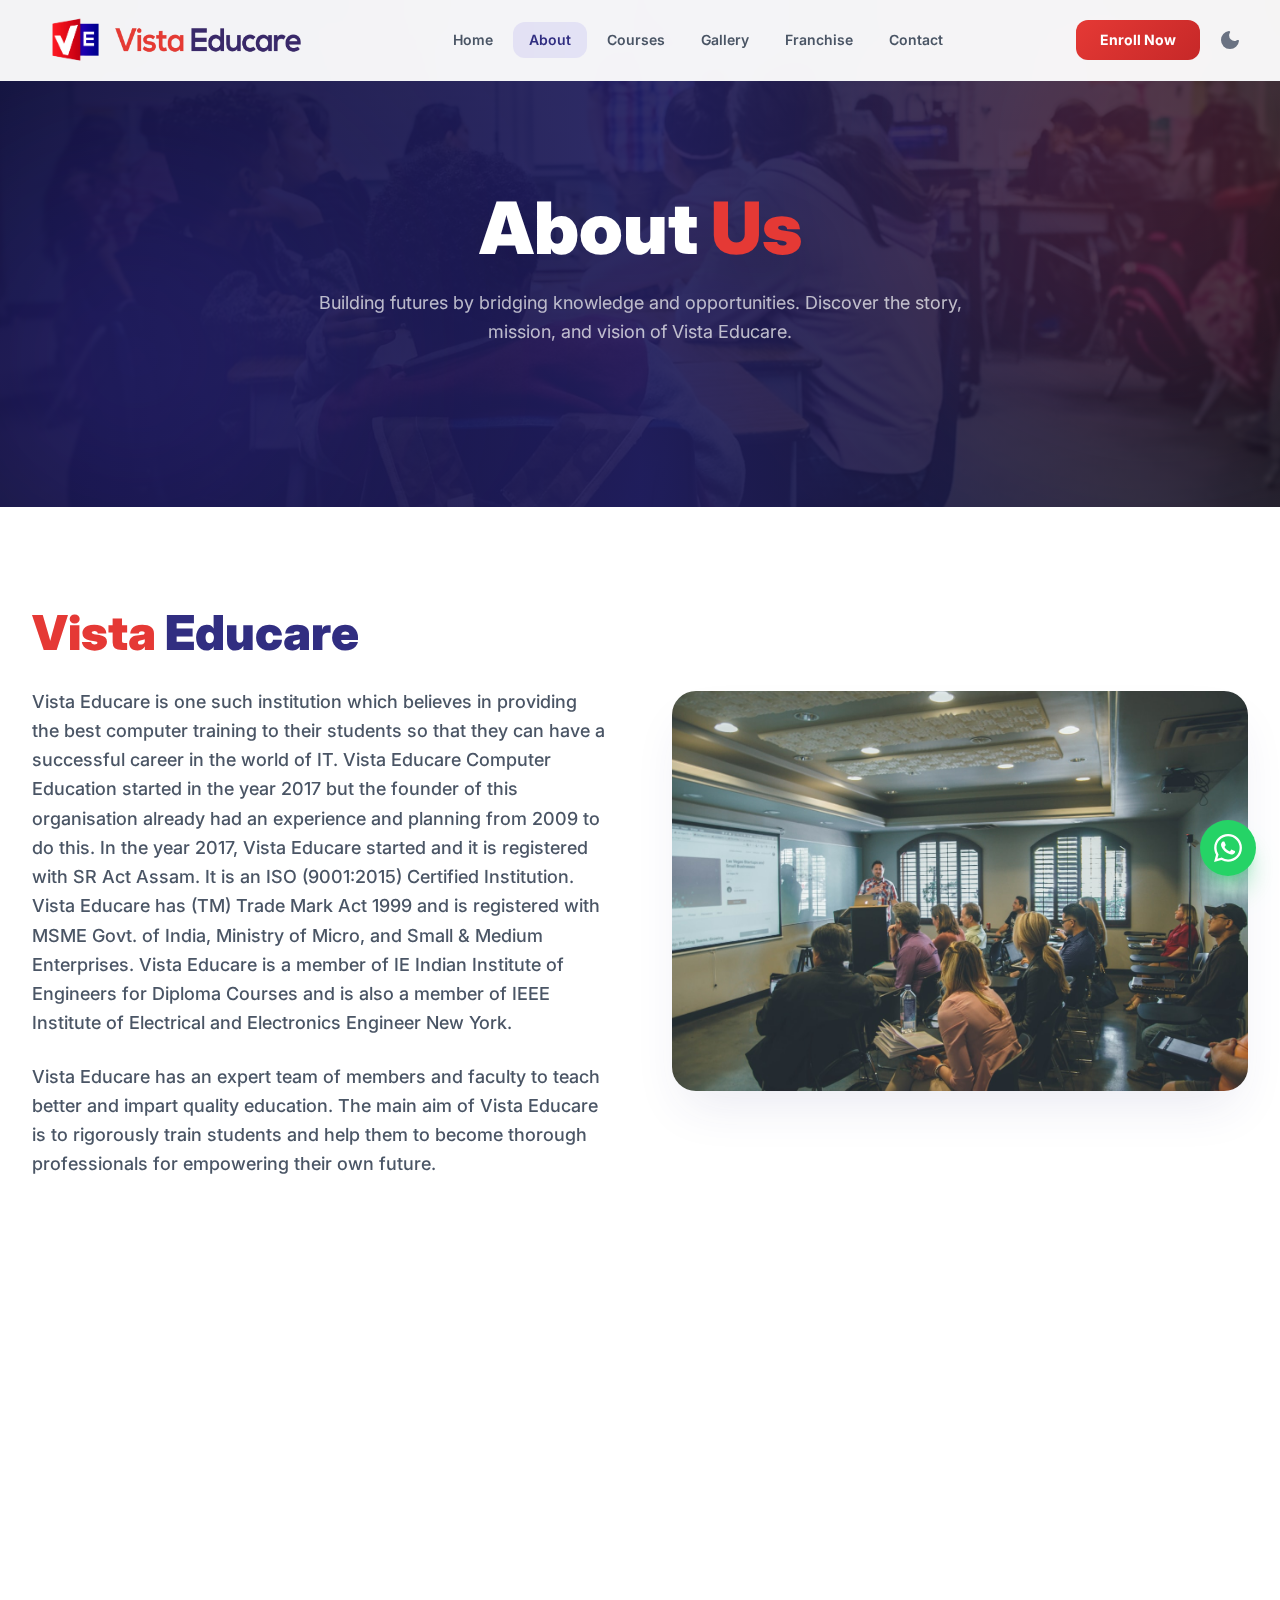
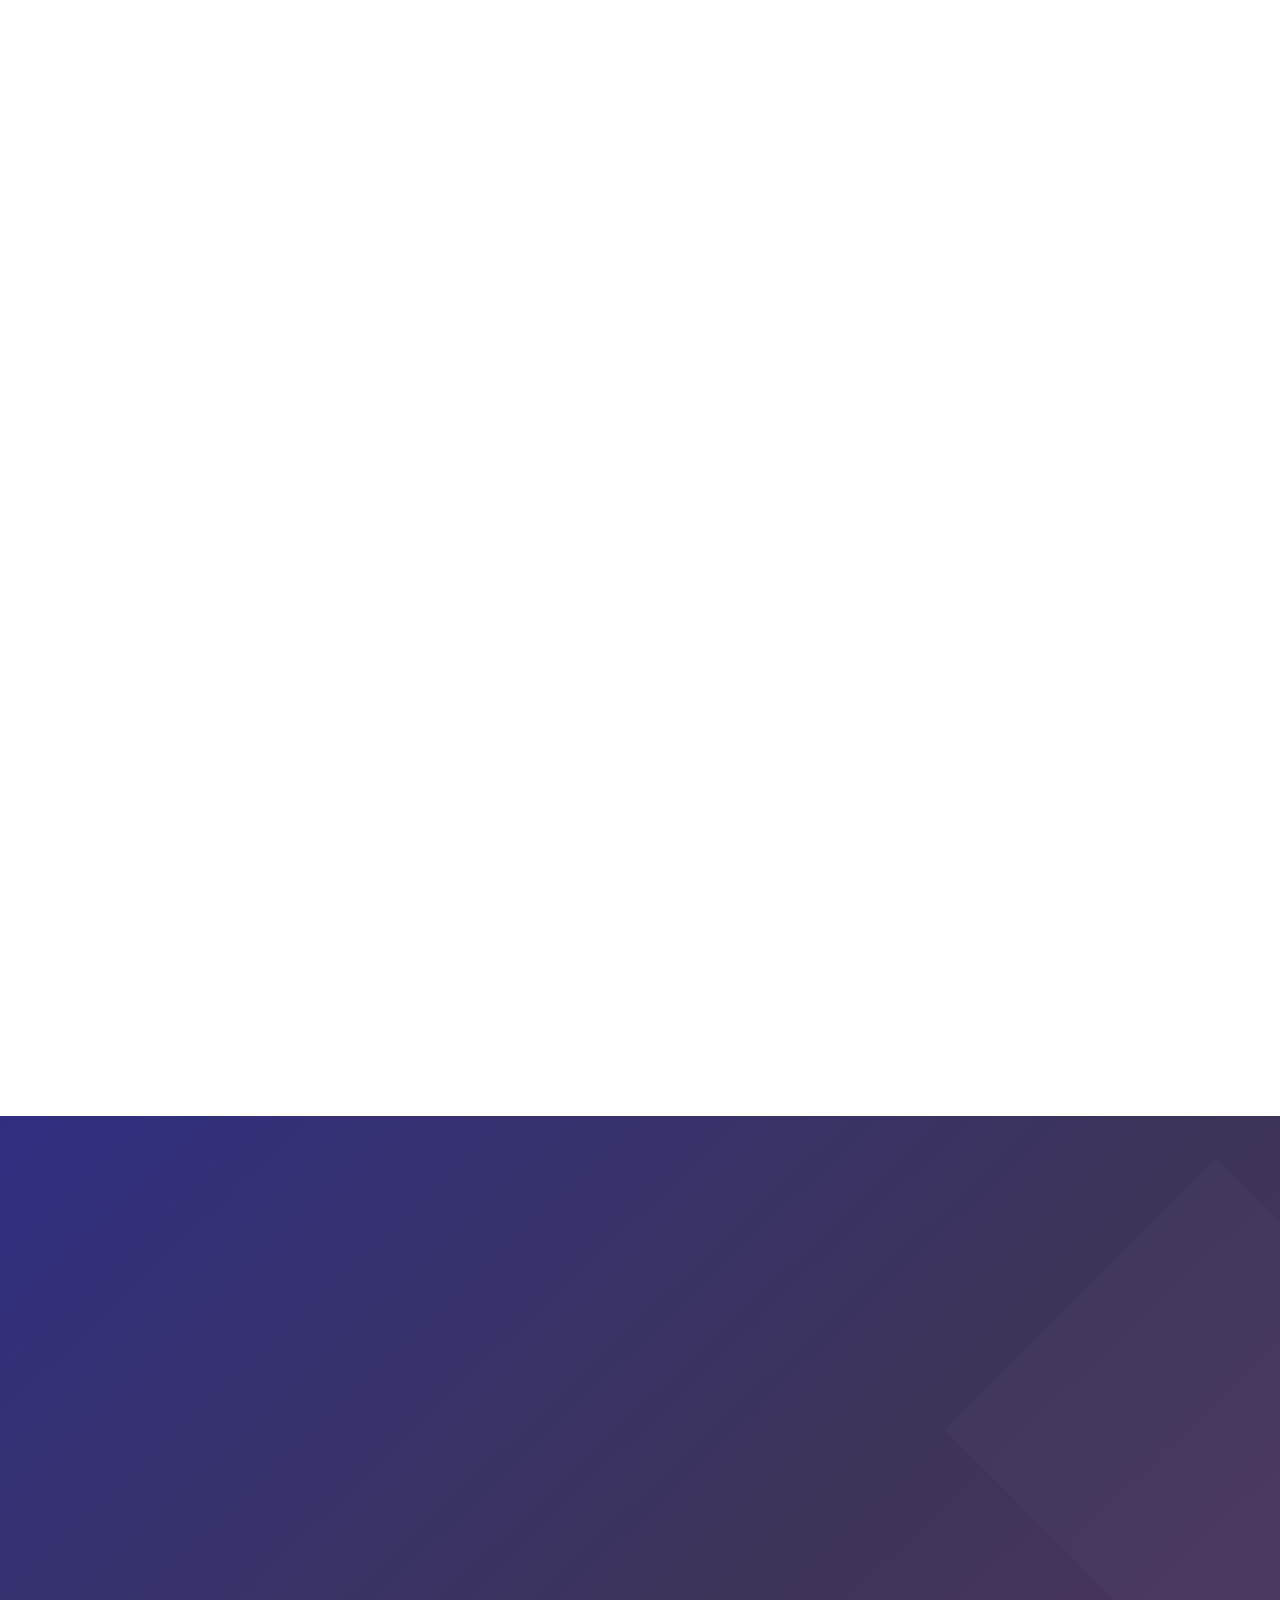
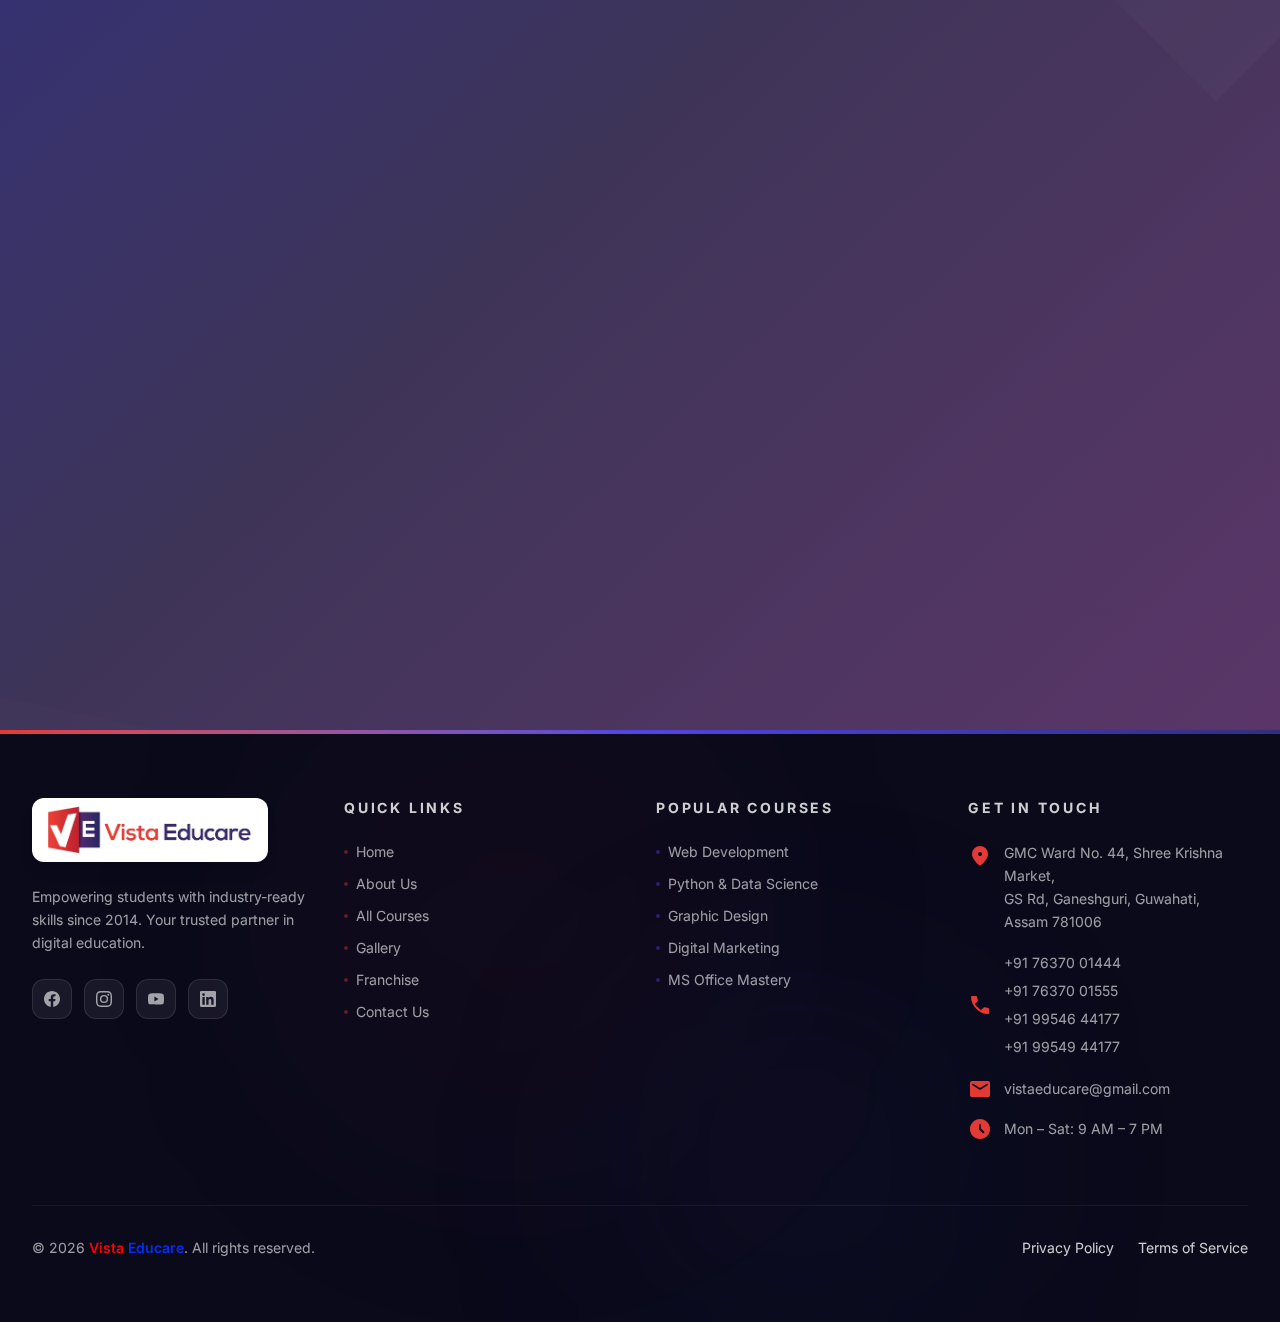
<file: about/index.html>
<!DOCTYPE html><html lang="en"> <head><meta charset="UTF-8"><meta name="viewport" content="width=device-width, initial-scale=1.0"><meta name="description" content="Vista Educare - Empowering futures through quality computer education. Certified courses, expert faculty, and placement support."><meta name="keywords" content="computer education, VE education, computer courses, franchise, IT training, programming, web development"><title>About | Vista Educare</title><link rel="icon" type="image/png" href="/images/logo_ve.png"><!-- Open Graph --><meta property="og:type" content="website"><meta property="og:title" content="About | Vista Educare"><meta property="og:description" content="Vista Educare - Empowering futures through quality computer education. Certified courses, expert faculty, and placement support."><meta property="og:image" content="/images/logo_name.png"><meta property="og:site_name" content="Vista Educare"><!-- Twitter Card --><meta name="twitter:card" content="summary_large_image"><meta name="twitter:title" content="About | Vista Educare"><meta name="twitter:description" content="Vista Educare - Empowering futures through quality computer education. Certified courses, expert faculty, and placement support."><meta name="twitter:image" content="/images/logo_name.png"><link rel="preconnect" href="https://fonts.googleapis.com"><link rel="preconnect" href="https://fonts.gstatic.com" crossorigin><link href="https://fonts.googleapis.com/css2?family=Inter:wght@300;400;500;600;700;800;900&family=Poppins:wght@700;800;900&display=swap" rel="stylesheet"><link href="https://fonts.googleapis.com/css2?family=Material+Symbols+Rounded:opsz,wght,FILL,GRAD@24,400,1,0&display=swap" rel="stylesheet"><!-- PWA Manifest --><link rel="manifest" href="/manifest.json"><meta name="theme-color" content="#312E81"><!-- JSON-LD Structured Data --><script type="application/ld+json">{"@context":"https://schema.org","@type":"EducationalOrganization","name":"Vista Educare","url":"https://vistaeducare.com","logo":"https://vistaeducare.com/images/logo_ve.png","description":"Empowering futures through quality computer education since 2014.","address":{"@type":"PostalAddress","streetAddress":"GMC Ward No. 44, Shree Krishna Market, GS Rd, Ganeshguri","addressLocality":"Guwahati","addressRegion":"Assam","postalCode":"781006","addressCountry":"IN"},"telephone":["+917637001444","+917637001555"],"email":"vistaeducare@gmail.com","foundingDate":"2014","founder":{"@type":"Person","name":"Titon Das"}}</script><!-- Dark mode init (must run before body renders to prevent flash) --><script>
    (function() {
      const stored = localStorage.getItem('ve-dark-mode');
      if (stored === 'true') {
        document.documentElement.classList.add('dark');
      }
    })();
  </script><!-- PWA Service Worker Registration --><script>
    if ('serviceWorker' in navigator) {
      window.addEventListener('load', () => {
        navigator.serviceWorker.register('/sw.js').catch(() => {});
      });
    }
  </script><link rel="stylesheet" href="/_astro/about.D7Wjemh2.css"></head> <body class="bg-light min-h-screen flex flex-col"> <nav id="navbar" class="fixed top-0 left-0 right-0 z-50 transition-all duration-500 bg-white/95 backdrop-blur-md border-b border-gray-100"> <div class="max-w-7xl mx-auto px-3 sm:px-6 lg:px-8"> <div class="flex items-center justify-between h-16 sm:h-20"> <!-- Logo --> <a href="/" class="logo-container flex items-center gap-2 sm:gap-2.5 group rounded-xl px-3 py-1.5 sm:px-4 sm:py-2 transition-all duration-300 border border-transparent dark:border-gray-100 dark:shadow-sm"> <img src="/images/logo_ve.png" alt="VE Logo" width="48" height="48" class="h-8 sm:h-12 w-auto transition-transform duration-300 group-hover:scale-105 flex-shrink-0"> <img src="/images/logo_name.png" alt="Vista Educare" class="h-5 sm:h-8 w-auto transition-transform duration-300 group-hover:scale-105 flex-shrink-0"> </a> <!-- Desktop Navigation --> <div class="hidden md:flex items-center gap-1"> <a href="/" class="px-4 py-2 rounded-xl text-sm font-semibold transition-all duration-300 text-gray-600 hover:text-navy hover:bg-gray-50">Home</a> <a href="/about" class="px-4 py-2 rounded-xl text-sm font-semibold transition-all duration-300 bg-indigo/10 text-navy">About</a> <a href="/courses" class="px-4 py-2 rounded-xl text-sm font-semibold transition-all duration-300 text-gray-600 hover:text-navy hover:bg-gray-50">Courses</a> <a href="/gallery" class="px-4 py-2 rounded-xl text-sm font-semibold transition-all duration-300 text-gray-600 hover:text-navy hover:bg-gray-50">Gallery</a> <a href="/franchise" class="px-4 py-2 rounded-xl text-sm font-semibold transition-all duration-300 text-gray-600 hover:text-navy hover:bg-gray-50">Franchise</a> <a href="/contact" class="px-4 py-2 rounded-xl text-sm font-semibold transition-all duration-300 text-gray-600 hover:text-navy hover:bg-gray-50">Contact</a> </div> <!-- CTA + Mobile --> <div class="flex items-center gap-3"> <a href="/contact" class="hidden md:inline-flex px-6 py-2.5 bg-red text-white font-bold text-sm rounded-xl btn-red">Enroll Now</a> <!-- Dark mode toggle --> <button id="dark-toggle" class="w-9 h-9 rounded-xl flex items-center justify-center text-gray-500 hover:bg-gray-100 transition-all cursor-pointer" aria-label="Toggle dark mode"> <span class="material-symbols-rounded text-xl dark-toggle-sun">light_mode</span> <span class="material-symbols-rounded text-xl dark-toggle-moon">dark_mode</span> </button> <!-- Hamburger --> <button id="mobile-toggle" class="md:hidden flex flex-col gap-1.5 w-8 h-8 items-center justify-center" aria-label="Menu"> <span class="block w-5 h-0.5 bg-navy transition-all duration-300 origin-center" id="bar1"></span> <span class="block w-5 h-0.5 bg-navy transition-all duration-300" id="bar2"></span> <span class="block w-5 h-0.5 bg-navy transition-all duration-300 origin-center" id="bar3"></span> </button> </div> </div> </div> <!-- Mobile menu --> <div id="mobile-menu" class="md:hidden bg-white/98 backdrop-blur-xl border-t border-gray-100 shadow-xl overflow-hidden transition-all duration-400 ease-in-out" style="max-height: 0; opacity: 0;"> <div class="px-4 py-6 flex flex-col gap-2"> <a href="/" class="px-4 py-3 rounded-xl font-semibold transition-all text-gray-600 hover:bg-gray-50 hover:text-navy">Home</a> <a href="/about" class="px-4 py-3 rounded-xl font-semibold transition-all bg-indigo/10 text-navy">About</a> <a href="/courses" class="px-4 py-3 rounded-xl font-semibold transition-all text-gray-600 hover:bg-gray-50 hover:text-navy">Courses</a> <a href="/gallery" class="px-4 py-3 rounded-xl font-semibold transition-all text-gray-600 hover:bg-gray-50 hover:text-navy">Gallery</a> <a href="/franchise" class="px-4 py-3 rounded-xl font-semibold transition-all text-gray-600 hover:bg-gray-50 hover:text-navy">Franchise</a> <a href="/contact" class="px-4 py-3 rounded-xl font-semibold transition-all text-gray-600 hover:bg-gray-50 hover:text-navy">Contact</a> <a href="/contact" class="mt-3 px-6 py-3 bg-red text-white font-bold rounded-xl text-center btn-red">Enroll Now</a> </div> </div> </nav> <script type="module">const t=document.getElementById("navbar");window.addEventListener("scroll",()=>{window.scrollY>60?(t?.classList.add("bg-white","shadow-md"),t?.classList.remove("bg-white/95")):(t?.classList.add("bg-white/95"),t?.classList.remove("bg-white","shadow-md"))});const c=document.getElementById("mobile-toggle"),e=document.getElementById("mobile-menu"),o=document.getElementById("bar1"),l=document.getElementById("bar2"),r=document.getElementById("bar3");let s=!1;function a(){s&&(s=!1,e&&(e.style.maxHeight="0",e.style.opacity="0"),o.style.transform="",l.style.opacity="",r.style.transform="")}function i(){s=!0,e&&(e.style.maxHeight=e.scrollHeight+"px",e.style.opacity="1"),o.style.transform="translateY(8px) rotate(45deg)",l.style.opacity="0",r.style.transform="translateY(-8px) rotate(-45deg)"}c?.addEventListener("click",n=>{n.stopPropagation(),s?a():i()});document.addEventListener("click",n=>{s&&t&&!t.contains(n.target)&&a()});e?.querySelectorAll("a").forEach(n=>{n.addEventListener("click",()=>a())});</script> <main class="flex-1">   <section class="relative pt-40 pb-32 lg:pt-48 lg:pb-40 overflow-hidden"> <!-- Background Image with Overlay --> <div class="absolute inset-0"> <img src="/images/slider-3.jpg" alt="Vista Educare Campus" class="w-full h-full object-cover"> <div class="absolute inset-0 bg-gradient-to-r from-navy-darker/95 via-navy-dark/90 to-dark/80"></div> </div> <!-- Animated Orbs --> <div class="absolute inset-0 pointer-events-none mix-blend-screen"> <div class="absolute top-[-20%] right-[-10%] w-[500px] h-[500px] bg-red/20 rounded-full blur-[120px] animate-orb"></div> <div class="absolute bottom-[-10%] left-[-5%] w-[400px] h-[400px] bg-indigo/20 rounded-full blur-[120px] animate-orb-reverse"></div> </div> <!-- Content --> <div class="max-w-7xl mx-auto px-4 sm:px-6 lg:px-8 relative z-10 text-center" style="animation: fade-up 0.8s ease forwards;"> <h1 class="text-4xl sm:text-6xl lg:text-7xl font-black text-white mb-6 drop-shadow-2xl" style="font-size: clamp(2.25rem, 5vw + 1rem, 4.5rem);">
About <span class="text-red">Us</span> </h1> <p class="text-lg text-white/70 max-w-2xl mx-auto leading-relaxed">
Building futures by bridging knowledge and opportunities. Discover the story, mission, and vision of Vista Educare.
</p> </div> </section>  <section class="py-24 bg-white relative"> <div class="max-w-7xl mx-auto px-4 sm:px-6 lg:px-8"> <div class="flex flex-col lg:flex-row gap-16 items-center"> <div class="lg:w-1/2 reveal"> <h2 class="text-4xl sm:text-5xl font-black mb-6 leading-tight"><span class="text-red">Vista</span> <span class="text-navy">Educare</span></h2> <div class="space-y-6 text-gray-600 leading-relaxed text-base lg:text-lg font-medium text-left"> <p>
Vista Educare is one such institution which believes in providing the best computer training to their students so that they can have a successful career in the world of IT. Vista Educare Computer Education started in the year 2017 but the founder of this organisation already had an experience and planning from 2009 to do this. In the year 2017, Vista Educare started and it is registered with SR Act Assam. It is an ISO (9001:2015) Certified Institution. Vista Educare has (TM) Trade Mark Act 1999 and is registered with MSME Govt. of India, Ministry of Micro, and Small & Medium Enterprises. Vista Educare is a member of IE Indian Institute of Engineers for Diploma Courses and is also a member of IEEE Institute of Electrical and Electronics Engineer New York.
</p> <p>
Vista Educare has an expert team of members and faculty to teach better and impart quality education. The main aim of Vista Educare is to rigorously train students and help them to become thorough professionals for empowering their own future.
</p> </div> </div> <div class="lg:w-1/2 reveal relative w-full" style="transition-delay: 0.2s;"> <div class="rounded-3xl overflow-hidden shadow-2xl shadow-navy/10 relative"> <img src="/images/slider-2.jpg" alt="Vista Educare Classroom" class="w-full h-[300px] sm:h-[400px] object-cover" loading="lazy"> </div> </div> </div> </div> </section>  <section class="py-12 bg-white relative"> <div class="max-w-7xl mx-auto px-4 sm:px-6 lg:px-8"> <div class="grid sm:grid-cols-3 gap-8"> <!-- Mission --> <div class="card-premium reveal group p-10 rounded-3xl text-center flex flex-col items-center justify-center border border-gray-100 hover:border-red/20 shadow-sm hover:shadow-xl transition-all duration-300"> <div class="w-16 h-16 rounded-full bg-navy flex items-center justify-center mb-6 shadow-lg shadow-navy/20 group-hover:scale-110 transition-transform duration-500"> <span class="material-symbols-rounded text-white text-3xl">my_location</span> </div> <h3 class="text-2xl font-extrabold text-dark mb-4 drop-shadow-sm">Our Mission</h3> <p class="text-gray-600 text-base leading-relaxed font-medium">Is to bright about social, economic and academic upliftment of the student.</p> </div> <!-- Aim --> <div class="card-premium reveal group p-10 rounded-3xl text-center flex flex-col items-center justify-center border border-gray-100 hover:border-navy/20 shadow-sm hover:shadow-xl transition-all duration-300" style="transition-delay:0.1s"> <div class="w-16 h-16 rounded-full bg-navy flex items-center justify-center mb-6 shadow-lg shadow-navy/20 group-hover:scale-110 transition-transform duration-500"> <span class="material-symbols-rounded text-white text-3xl">track_changes</span> </div> <h3 class="text-2xl font-extrabold text-dark mb-4 drop-shadow-sm">Our Aim</h3> <p class="text-gray-600 text-base leading-relaxed font-medium">to provide a centre of excellence wherein quality training will be provided to the student.</p> </div> <!-- Goal --> <div class="card-premium reveal group p-10 rounded-3xl text-center flex flex-col items-center justify-center border border-gray-100 hover:border-red/20 shadow-sm hover:shadow-xl transition-all duration-300" style="transition-delay:0.2s"> <div class="w-16 h-16 rounded-full bg-navy flex items-center justify-center mb-6 shadow-lg shadow-navy/20 group-hover:scale-110 transition-transform duration-500"> <span class="material-symbols-rounded text-white text-3xl">emoji_events</span> </div> <h3 class="text-2xl font-extrabold text-dark mb-4 drop-shadow-sm">Our Goal</h3> <p class="text-gray-600 text-base leading-relaxed font-medium">is to create professionals who will be able to deliver at the peak of their talent and find an empowering career.</p> </div> </div> </div> </section>  <section class="py-24 bg-white relative"> <div class="max-w-7xl mx-auto px-4 sm:px-6 lg:px-8"> <div class="flex flex-col lg:flex-row gap-16 items-start"> <div class="lg:w-1/2 reveal relative w-full"> <div class="rounded-3xl overflow-hidden shadow-2xl shadow-navy/10 relative group h-[300px] sm:h-[400px]"> <img src="/images/student-hero.jpg" alt="Students gathering" class="w-full h-full object-cover group-hover:scale-105 transition-transform duration-700" loading="lazy"> <div class="absolute inset-0 bg-gradient-to-t from-dark/50 to-transparent opacity-0 group-hover:opacity-100 transition-opacity duration-300"></div> </div> <div class="mt-8 text-center sm:text-left transition-all reveal"> <a href="/courses" class="inline-flex items-center justify-center px-10 py-4 btn-navy font-bold rounded-2xl text-lg w-full sm:w-auto shadow-lg shadow-navy/20 group-hover:shadow-navy/40 transition-all">Explore Courses</a> </div> </div> <div class="lg:w-1/2 reveal"> <div class="space-y-6 text-gray-600 leading-relaxed text-base lg:text-lg font-medium text-left"> <p>
The computers and software are all updated and the latest courses are provided meeting the demand of the industry standards. Digital Video classes are also available for effective learning and training.
</p> <p>
Discipline and decorum needs to be strictly maintained at Vista Educare. It is an anti-smoking campus and no chewing of tobacco is allowed within the premises. No student is permitted without an identity card and any act of misconduct will lead to suspension or repulsion. 75% attendance is mandatory in both theory and practical classes.
</p> <p>
Vista Educare has its Head Office in Ganeshguri, Guwahati but also has other centres in Hatigaon, Beltola and many more. It provides all the professional courses which are certified. Some of the courses available are:-
</p> <ul class="space-y-3 mt-4 mb-6"> <li class="flex items-center gap-3"> <span class="material-symbols-rounded text-navy text-lg flex-shrink-0">check_circle</span> <span class="text-dark font-medium">DCA/PGDCA/Python</span> </li><li class="flex items-center gap-3"> <span class="material-symbols-rounded text-navy text-lg flex-shrink-0">check_circle</span> <span class="text-dark font-medium">Java/C++/Oracle</span> </li><li class="flex items-center gap-3"> <span class="material-symbols-rounded text-navy text-lg flex-shrink-0">check_circle</span> <span class="text-dark font-medium">Tally with GST</span> </li><li class="flex items-center gap-3"> <span class="material-symbols-rounded text-navy text-lg flex-shrink-0">check_circle</span> <span class="text-dark font-medium">AutoCAD 2D &amp; 3D</span> </li><li class="flex items-center gap-3"> <span class="material-symbols-rounded text-navy text-lg flex-shrink-0">check_circle</span> <span class="text-dark font-medium">Spoken English</span> </li><li class="flex items-center gap-3"> <span class="material-symbols-rounded text-navy text-lg flex-shrink-0">check_circle</span> <span class="text-dark font-medium">Web Designing</span> </li><li class="flex items-center gap-3"> <span class="material-symbols-rounded text-navy text-lg flex-shrink-0">check_circle</span> <span class="text-dark font-medium">Film and Video Editing</span> </li> </ul> <p class="pt-4 border-t border-gray-100">
All these professional courses will help in the vocational training of a student. At Vista Educare, we genuinely believe success is a tradition.
</p> </div> </div> </div> </div> </section>  <section class="py-24 relative overflow-hidden"> <div class="absolute inset-0 bg-gradient-to-br from-navy via-[#3e3458] to-[#5a3668]"></div> <!-- Matching the purple gradient --> <div class="absolute inset-0 overflow-hidden pointer-events-none opacity-20"> <!-- Abstract shapes for background depth --> <div class="absolute transform rotate-45 right-[-10%] top-[10%] w-96 h-96 bg-white/10"></div> <div class="absolute transform rotate-12 left-[-10%] bottom-[-10%] w-[500px] h-32 bg-white/5"></div> </div> <div class="max-w-7xl mx-auto px-4 sm:px-6 lg:px-8 relative z-10"> <h2 class="text-4xl sm:text-5xl font-black text-white mb-12 reveal">From the Chairman's Desk,</h2> <div class="flex flex-col lg:flex-row gap-12 lg:gap-16"> <div class="lg:w-2/3 space-y-6 text-white/95 leading-relaxed text-base lg:text-lg font-medium tracking-wide text-left reveal drop-shadow-md"> <p>
As founder of Vista Educare, my chief responsibility is to create an educational setup that will provide upgraded vocational courses to students with state of the art facilities. The education centre and vocational training institute will train students to contribute to the world of Information Technology as a thorough professional. Having an experience of more than 15 years in this field, I wish to impart my knowledge to the blooming minds for the advancement of the nation.
</p> <p>
The institution was developed to provide quality education to the students of North-East India. We have an expert team with dedicated faculties to impart quality education in their respected fields like computerized accounting, engineering drawing, graphic designing, web development, programming, numerical analysis, desktop publishing, designing logo and many more. Diplomas and certificates are provided on the completion of courses which will help in getting a job at government sector or multinational companies. Other courses like Certificate in professional photography, Montessori teachers training, Diploma in English speaking, Certificate in interior designing and Certificate in personality development are also provided at Vista Educare. We feel proud to announce that starting with a single computer centre, Vista Educare is now a Group of Institutions consisting of more than 30 centres across different places of North-Eastern region providing education to 10,000+ running students. They are served by a group of 100+ dedicated staff members.
</p> <p>
At Vista Educare, we also provide the best opportunities for vocational as well as holistic development. We truly believe success is a tradition and nothing should come in between. For the betterment of North-East India and for educating all the students of North-East, I challenge myself to work harder and provide them with the best of opportunities to have a secured future.
</p> <div class="mt-12 bg-white text-dark p-6 rounded-2xl shadow-xl max-w-sm border-l-4 border-navy reveal" style="transition-delay:0.1s"> <div class="font-extrabold text-xl">Regards,</div> <div class="font-bold text-navy text-base mt-2">Mr. Titon Das</div> <div class="text-gray-500 text-sm font-semibold">(Founder & CMD, Vista Educare)</div> </div> </div> <div class="lg:w-1/3 reveal w-full mt-10 lg:mt-0" style="transition-delay:0.2s"> <div class="relative max-w-sm sm:max-w-md mx-auto"> <!-- Decorative border behind image --> <div class="absolute inset-0 bg-gradient-to-tr from-yellow-100 to-white transform -rotate-3 rounded-2xl border-4 border-white/20 shadow-2xl"></div> <img src="/images/chairman_new.jpg" alt="Mr. Titon Das - Founder & CMD" class="relative rounded-2xl shadow-2xl w-full h-auto object-cover border-4 border-white z-10" loading="lazy"> </div> </div> </div> </div> </section>  </main> <footer class="bg-dark text-white relative overflow-hidden"> <!-- Gradient top --> <div class="h-1 bg-gradient-to-r from-red via-indigo to-navy"></div> <!-- Orbs --> <div class="absolute inset-0 overflow-hidden"> <div class="absolute top-0 left-1/4 w-96 h-96 bg-red/5 rounded-full blur-[150px]"></div> <div class="absolute bottom-0 right-1/4 w-80 h-80 bg-navy/10 rounded-full blur-[120px]"></div> </div> <div class="max-w-7xl mx-auto px-4 sm:px-6 lg:px-8 py-16 relative z-10"> <div class="grid grid-cols-1 md:grid-cols-2 lg:grid-cols-4 gap-12 lg:gap-8"> <!-- Brand Section --> <div class="space-y-6"> <a href="/" class="logo-container flex items-center gap-3 group cursor-pointer inline-flex bg-white dark:bg-white rounded-xl px-4 py-2 shadow-lg"> <img src="/images/logo.png" alt="Vista Educare" class="h-12 w-auto group-hover:scale-105 transition-transform flex-shrink-0"> </a> <p class="text-white/60 text-sm leading-relaxed">Empowering students with industry-ready skills since 2014. Your trusted partner in digital education.</p> <div class="flex items-center gap-3"> <a href="#" class="w-10 h-10 rounded-xl bg-white/[0.06] border border-white/10 flex items-center justify-center hover:bg-red/20 hover:border-red/30 transition-all" aria-label="Facebook"> <svg class="w-4 h-4 text-white/60" fill="currentColor" viewBox="0 0 24 24"><path d="M24 12.073c0-6.627-5.373-12-12-12s-12 5.373-12 12c0 5.99 4.388 10.954 10.125 11.854v-8.385H7.078v-3.47h3.047V9.43c0-3.007 1.792-4.669 4.533-4.669 1.312 0 2.686.235 2.686.235v2.953H15.83c-1.491 0-1.956.925-1.956 1.874v2.25h3.328l-.532 3.47h-2.796v8.385C19.612 23.027 24 18.062 24 12.073z"></path></svg> </a> <a href="#" class="w-10 h-10 rounded-xl bg-white/[0.06] border border-white/10 flex items-center justify-center hover:bg-red/20 hover:border-red/30 transition-all" aria-label="Instagram"> <svg class="w-4 h-4 text-white/60" fill="currentColor" viewBox="0 0 24 24"><path d="M12 2.163c3.204 0 3.584.012 4.85.07 3.252.148 4.771 1.691 4.919 4.919.058 1.265.069 1.645.069 4.849 0 3.205-.012 3.584-.069 4.849-.149 3.225-1.664 4.771-4.919 4.919-1.266.058-1.644.07-4.85.07-3.204 0-3.584-.012-4.849-.07-3.26-.149-4.771-1.699-4.919-4.92-.058-1.265-.07-1.644-.07-4.849 0-3.204.013-3.583.07-4.849.149-3.227 1.664-4.771 4.919-4.919 1.266-.057 1.645-.069 4.849-.069zM12 0C8.741 0 8.333.014 7.053.072 2.695.272.273 2.69.073 7.052.014 8.333 0 8.741 0 12c0 3.259.014 3.668.072 4.948.2 4.358 2.618 6.78 6.98 6.98C8.333 23.986 8.741 24 12 24c3.259 0 3.668-.014 4.948-.072 4.354-.2 6.782-2.618 6.979-6.98.059-1.28.073-1.689.073-4.948 0-3.259-.014-3.667-.072-4.947-.196-4.354-2.617-6.78-6.979-6.98C15.668.014 15.259 0 12 0zm0 5.838a6.162 6.162 0 100 12.324 6.162 6.162 0 000-12.324zM12 16a4 4 0 110-8 4 4 0 010 8zm6.406-11.845a1.44 1.44 0 100 2.881 1.44 1.44 0 000-2.881z"></path></svg> </a> <a href="#" class="w-10 h-10 rounded-xl bg-white/[0.06] border border-white/10 flex items-center justify-center hover:bg-red/20 hover:border-red/30 transition-all" aria-label="YouTube"> <svg class="w-4 h-4 text-white/60" fill="currentColor" viewBox="0 0 24 24"><path d="M23.498 6.186a3.016 3.016 0 00-2.122-2.136C19.505 3.545 12 3.545 12 3.545s-7.505 0-9.377.505A3.017 3.017 0 00.502 6.186C0 8.07 0 12 0 12s0 3.93.502 5.814a3.016 3.016 0 002.122 2.136c1.871.505 9.376.505 9.376.505s7.505 0 9.377-.505a3.015 3.015 0 002.122-2.136C24 15.93 24 12 24 12s0-3.93-.502-5.814zM9.545 15.568V8.432L15.818 12l-6.273 3.568z"></path></svg> </a> <a href="#" class="w-10 h-10 rounded-xl bg-white/[0.06] border border-white/10 flex items-center justify-center hover:bg-red/20 hover:border-red/30 transition-all" aria-label="LinkedIn"> <svg class="w-4 h-4 text-white/60" fill="currentColor" viewBox="0 0 24 24"><path d="M20.447 20.452h-3.554v-5.569c0-1.328-.027-3.037-1.852-3.037-1.853 0-2.136 1.445-2.136 2.939v5.667H9.351V9h3.414v1.561h.046c.477-.9 1.637-1.85 3.37-1.85 3.601 0 4.267 2.37 4.267 5.455v6.286zM5.337 7.433a2.062 2.062 0 01-2.063-2.065 2.064 2.064 0 112.063 2.065zm1.782 13.019H3.555V9h3.564v11.452zM22.225 0H1.771C.792 0 0 .774 0 1.729v20.542C0 23.227.792 24 1.771 24h20.451C23.2 24 24 23.227 24 22.271V1.729C24 .774 23.2 0 22.222 0h.003z"></path></svg> </a> </div> </div> <!-- Quick Links --> <div> <h3 class="text-sm font-bold uppercase tracking-[0.2em] text-white/80 mb-6">Quick Links</h3> <ul class="space-y-3"> <li><a href="/" class="text-white/60 text-sm hover:text-red transition-colors flex items-center gap-2"><span class="w-1 h-1 rounded-full bg-red/40"></span>Home</a></li> <li><a href="/about" class="text-white/60 text-sm hover:text-red transition-colors flex items-center gap-2"><span class="w-1 h-1 rounded-full bg-red/40"></span>About Us</a></li> <li><a href="/courses" class="text-white/60 text-sm hover:text-red transition-colors flex items-center gap-2"><span class="w-1 h-1 rounded-full bg-red/40"></span>All Courses</a></li> <li><a href="/gallery" class="text-white/60 text-sm hover:text-red transition-colors flex items-center gap-2"><span class="w-1 h-1 rounded-full bg-red/40"></span>Gallery</a></li> <li><a href="/franchise" class="text-white/60 text-sm hover:text-red transition-colors flex items-center gap-2"><span class="w-1 h-1 rounded-full bg-red/40"></span>Franchise</a></li> <li><a href="/contact" class="text-white/60 text-sm hover:text-red transition-colors flex items-center gap-2"><span class="w-1 h-1 rounded-full bg-red/40"></span>Contact Us</a></li> </ul> </div> <!-- Popular Courses --> <div> <h3 class="text-sm font-bold uppercase tracking-[0.2em] text-white/80 mb-6">Popular Courses</h3> <ul class="space-y-3"> <li><a href="/courses" class="text-white/60 text-sm hover:text-indigo-light transition-colors flex items-center gap-2"><span class="w-1 h-1 rounded-full bg-indigo/40"></span>Web Development</a></li> <li><a href="/courses" class="text-white/60 text-sm hover:text-indigo-light transition-colors flex items-center gap-2"><span class="w-1 h-1 rounded-full bg-indigo/40"></span>Python & Data Science</a></li> <li><a href="/courses" class="text-white/60 text-sm hover:text-indigo-light transition-colors flex items-center gap-2"><span class="w-1 h-1 rounded-full bg-indigo/40"></span>Graphic Design</a></li> <li><a href="/courses" class="text-white/60 text-sm hover:text-indigo-light transition-colors flex items-center gap-2"><span class="w-1 h-1 rounded-full bg-indigo/40"></span>Digital Marketing</a></li> <li><a href="/courses" class="text-white/60 text-sm hover:text-indigo-light transition-colors flex items-center gap-2"><span class="w-1 h-1 rounded-full bg-indigo/40"></span>MS Office Mastery</a></li> </ul> </div> <!-- Contact Info --> <div> <h3 class="text-sm font-bold uppercase tracking-[0.2em] text-white/80 mb-6">Get In Touch</h3> <ul class="space-y-4"> <li class="flex items-start gap-3"> <span class="material-symbols-rounded text-red text-lg mt-0.5">location_on</span> <span class="text-white/60 text-sm leading-relaxed">GMC Ward No. 44, Shree Krishna Market,<br>GS Rd, Ganeshguri, Guwahati,<br>Assam 781006</span> </li> <li class="flex items-center gap-3"> <span class="material-symbols-rounded text-red text-lg">call</span> <div class="text-white/60 text-sm flex flex-col items-start"> <a href="tel:+917637001444" class="inline-block py-1 hover:text-white transition-colors" aria-label="+91 76370 01444">+91 76370 01444</a> <a href="tel:+917637001555" class="inline-block py-1 hover:text-white transition-colors" aria-label="+91 76370 01555">+91 76370 01555</a> <a href="tel:+919954644177" class="inline-block py-1 hover:text-white transition-colors" aria-label="+91 99546 44177">+91 99546 44177</a> <a href="tel:+919954944177" class="inline-block py-1 hover:text-white transition-colors" aria-label="+91 99549 44177">+91 99549 44177</a> </div> </li> <li class="flex items-center gap-3"> <span class="material-symbols-rounded text-red text-lg">mail</span> <a href="mailto:vistaeducare@gmail.com" class="text-white/60 text-sm hover:text-white transition-colors">vistaeducare@gmail.com</a> </li> <li class="flex items-center gap-3"> <span class="material-symbols-rounded text-red text-lg">schedule</span> <span class="text-white/60 text-sm">Mon – Sat: 9 AM – 7 PM</span> </li> </ul> </div> </div> <!-- Bottom --> <div class="mt-16 pt-8 border-t border-white/[0.06] flex flex-col sm:flex-row items-center justify-between gap-4"> <p class="text-white/60 text-sm">© 2026 <span class="font-semibold" style="color: #ff0000ff;">Vista</span> <span class="font-semibold" style="color: #042dfcff;">Educare</span>. All rights reserved.</p> <!-- Links --> <div class="flex gap-6 text-sm text-white/80"> <a href="#" class="hover:text-white transition-colors" aria-label="Privacy Policy">Privacy Policy</a> <a href="#" class="hover:text-white transition-colors" aria-label="Terms of Service">Terms of Service</a> </div> </div> </div> </footer> <!-- Back to Top Button --> <button id="back-to-top" class="fixed bottom-24 right-6 z-50 w-12 h-12 rounded-full bg-navy text-white shadow-xl shadow-navy/25 flex items-center justify-center opacity-0 pointer-events-none translate-y-4 transition-all duration-300 hover:bg-navy-light hover:scale-110 cursor-pointer" aria-label="Back to top"> <span class="material-symbols-rounded text-xl">keyboard_arrow_up</span> </button> <!-- WhatsApp Floating Button --> <a href="https://wa.me/917637001444?text=Hi%2C%20I%27m%20interested%20in%20Vista%20Educare%20courses" target="_blank" rel="noopener noreferrer" class="fixed bottom-6 right-6 z-50 w-14 h-14 rounded-full bg-[#25D366] text-white shadow-xl shadow-green-500/30 flex items-center justify-center hover:scale-110 hover:shadow-2xl transition-all duration-300 group" aria-label="Chat on WhatsApp"> <svg class="w-7 h-7 group-hover:scale-110 transition-transform" fill="currentColor" viewBox="0 0 24 24"><path d="M17.472 14.382c-.297-.149-1.758-.867-2.03-.967-.273-.099-.471-.148-.67.15-.197.297-.767.966-.94 1.164-.173.199-.347.223-.644.075-.297-.15-1.255-.463-2.39-1.475-.883-.788-1.48-1.761-1.653-2.059-.173-.297-.018-.458.13-.606.134-.133.298-.347.446-.52.149-.174.198-.298.298-.497.099-.198.05-.371-.025-.52-.075-.149-.669-1.612-.916-2.207-.242-.579-.487-.5-.669-.51-.173-.008-.371-.01-.57-.01-.198 0-.52.074-.792.372-.272.297-1.04 1.016-1.04 2.479 0 1.462 1.065 2.875 1.213 3.074.149.198 2.096 3.2 5.077 4.487.709.306 1.262.489 1.694.625.712.227 1.36.195 1.871.118.571-.085 1.758-.719 2.006-1.413.248-.694.248-1.289.173-1.413-.074-.124-.272-.198-.57-.347m-5.421 7.403h-.004a9.87 9.87 0 01-5.031-1.378l-.361-.214-3.741.982.998-3.648-.235-.374a9.86 9.86 0 01-1.51-5.26c.001-5.45 4.436-9.884 9.888-9.884 2.64 0 5.122 1.03 6.988 2.898a9.825 9.825 0 012.893 6.994c-.003 5.45-4.437 9.884-9.885 9.884m8.413-18.297A11.815 11.815 0 0012.05 0C5.495 0 .16 5.335.157 11.892c0 2.096.547 4.142 1.588 5.945L.057 24l6.305-1.654a11.882 11.882 0 005.683 1.448h.005c6.554 0 11.89-5.335 11.893-11.893a11.821 11.821 0 00-3.48-8.413z"></path></svg> </a> <!-- Custom PWA Install Banner --> <div id="pwa-install-banner" class="fixed top-20 sm:top-24 left-1/2 -translate-x-1/2 z-[60] w-[90%] max-w-sm bg-white/95 backdrop-blur-xl border border-gray-200 shadow-2xl rounded-2xl p-4 flex items-center justify-between gap-4 scale-95 opacity-0 pointer-events-none transition-all duration-500 ease-out translate-y-[-20px]"> <div class="flex items-center gap-3"> <img src="/images/logo_ve.png" alt="Vista Educare Icon" class="w-10 h-10 object-contain drop-shadow-sm"> <div> <h4 class="font-bold text-dark text-sm leading-tight">Install Vista Educare</h4> <p class="text-xs text-gray-500 mt-0.5">Fast, offline ready & easy access.</p> </div> </div> <div class="flex items-center gap-2"> <button id="pwa-install-btn" class="px-4 py-2 bg-navy text-white text-xs font-bold rounded-xl hover:bg-navy-light transition-colors shadow-lg">Install</button> <button id="pwa-dismiss-btn" class="w-8 h-8 flex items-center justify-center text-gray-400 hover:text-gray-600 hover:bg-gray-100 rounded-lg transition-colors" aria-label="Dismiss"> <span class="material-symbols-rounded text-lg">close</span> </button> </div> </div> <script type="module">const v=new IntersectionObserver(t=>{t.forEach(e=>{e.isIntersecting&&e.target.classList.add("visible")})},{threshold:.1,rootMargin:"0px 0px -50px 0px"});document.querySelectorAll(".reveal").forEach(t=>v.observe(t));function g(t){const e=parseInt(t.getAttribute("data-target")||"0"),c=t.getAttribute("data-suffix")||"",l=2e3,d=performance.now();function a(u){const r=Math.min((u-d)/l,1),p=1-Math.pow(1-r,3),m=Math.floor(p*e);t.textContent=m.toLocaleString()+c,r<1&&requestAnimationFrame(a)}requestAnimationFrame(a)}const f=new IntersectionObserver(t=>{t.forEach(e=>{e.isIntersecting?e.target.classList.contains("counted")||(e.target.classList.add("counted"),g(e.target)):e.target.classList.remove("counted")})},{threshold:.5});document.querySelectorAll(".counter").forEach(t=>f.observe(t));const s=document.getElementById("back-to-top");window.addEventListener("scroll",()=>{window.scrollY>400?(s?.classList.remove("opacity-0","pointer-events-none","translate-y-4"),s?.classList.add("opacity-100","pointer-events-auto","translate-y-0")):(s?.classList.add("opacity-0","pointer-events-none","translate-y-4"),s?.classList.remove("opacity-100","pointer-events-auto","translate-y-0"))});s?.addEventListener("click",()=>{window.scrollTo({top:0,behavior:"smooth"})});const L=document.getElementById("dark-toggle");L?.addEventListener("click",()=>{document.documentElement.classList.toggle("dark");const t=document.documentElement.classList.contains("dark");localStorage.setItem("ve-dark-mode",String(t))});let o=null;const n=document.getElementById("pwa-install-banner"),y=document.getElementById("pwa-install-btn"),w=document.getElementById("pwa-dismiss-btn");function E(){n&&(n.classList.remove("opacity-0","pointer-events-none","scale-95","translate-y-[-20px]"),n.classList.add("opacity-100","pointer-events-auto","scale-100","translate-y-0"))}function i(){n&&(n.classList.add("opacity-0","pointer-events-none","scale-95","translate-y-[-20px]"),n.classList.remove("opacity-100","pointer-events-auto","scale-100","translate-y-0"))}window.addEventListener("beforeinstallprompt",t=>{t.preventDefault(),o=t,setTimeout(E,1500)});y?.addEventListener("click",async()=>{o&&(o.prompt(),await o.userChoice,i(),o=null)});w?.addEventListener("click",()=>{i()});</script> </body> </html>
</file>
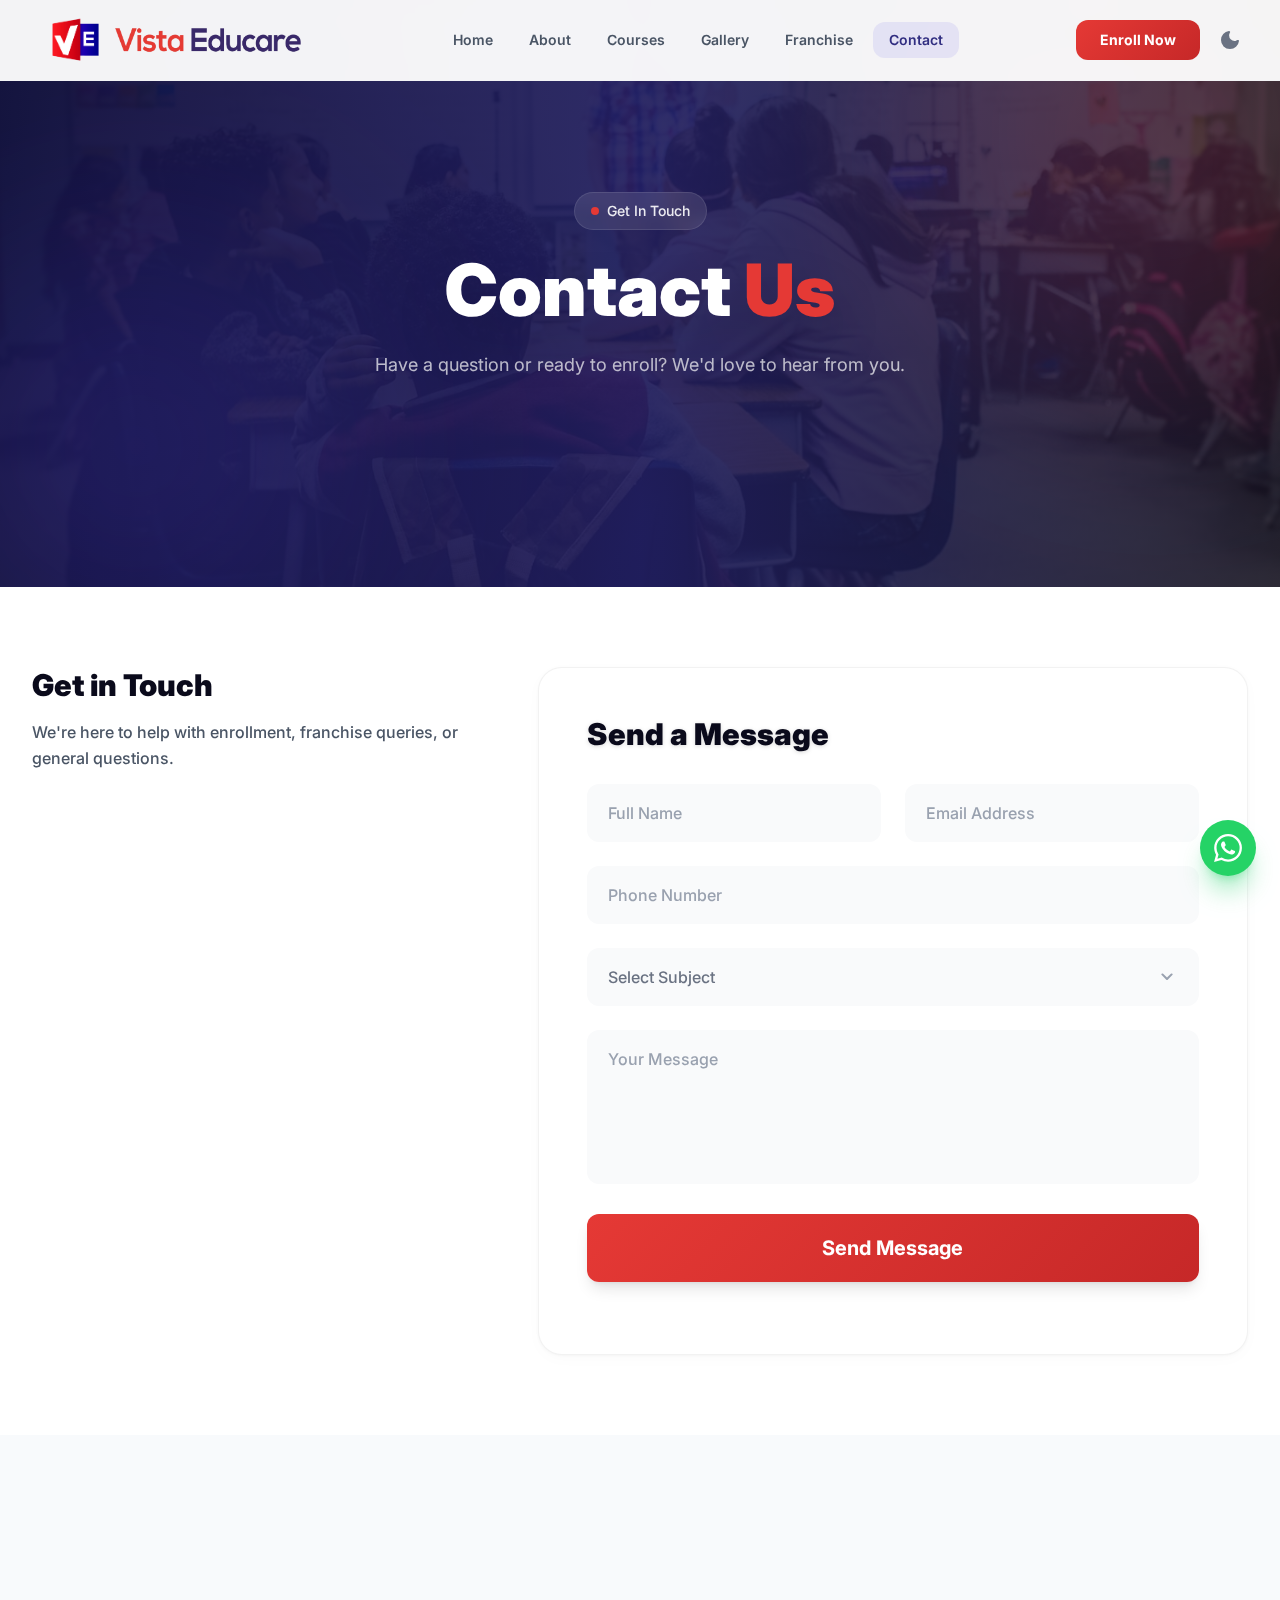
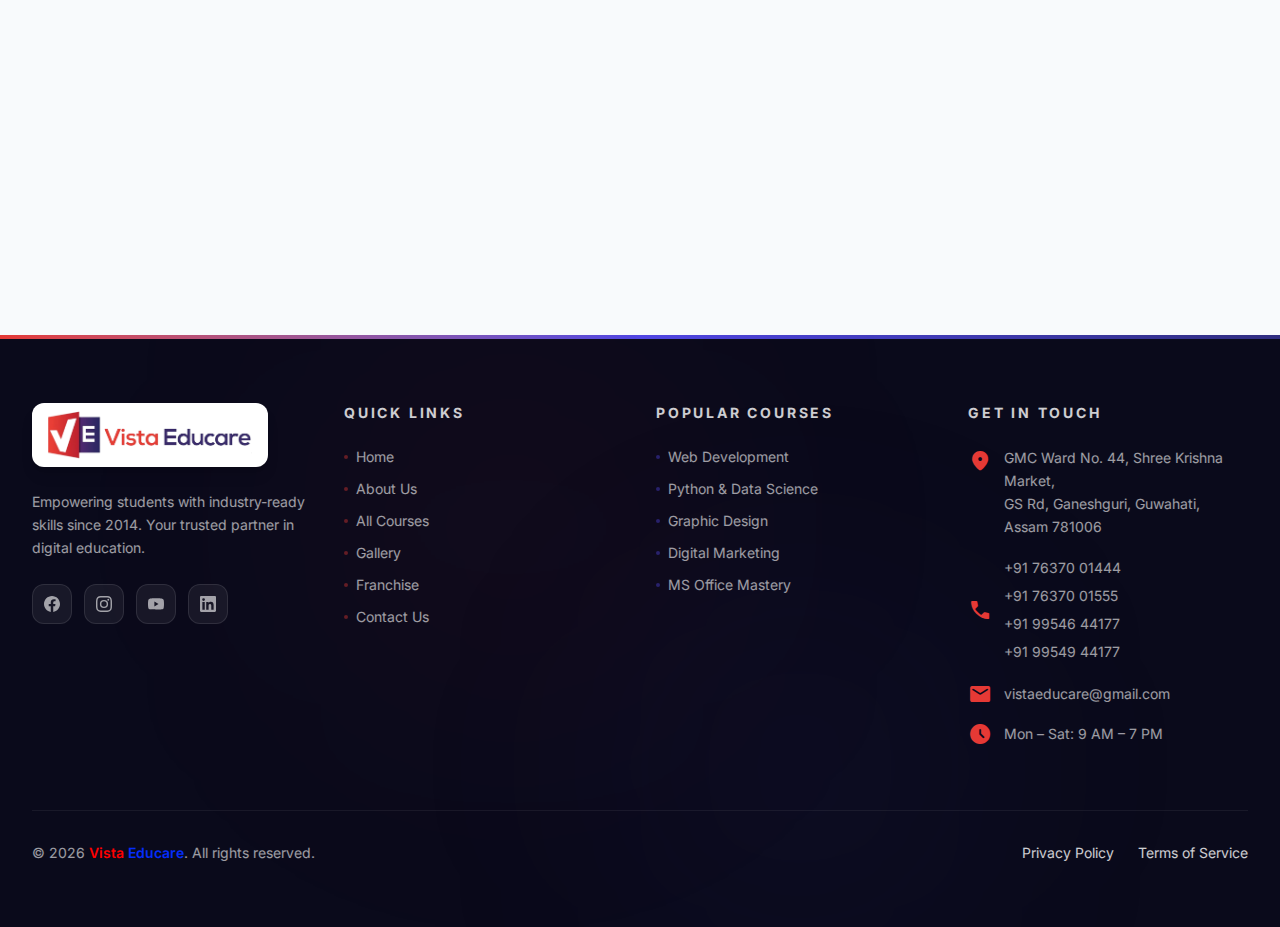
<file: contact/index.html>
<!DOCTYPE html><html lang="en"> <head><meta charset="UTF-8"><meta name="viewport" content="width=device-width, initial-scale=1.0"><meta name="description" content="Vista Educare - Empowering futures through quality computer education. Certified courses, expert faculty, and placement support."><meta name="keywords" content="computer education, VE education, computer courses, franchise, IT training, programming, web development"><title>Contact | Vista Educare</title><link rel="icon" type="image/png" href="/images/logo_ve.png"><!-- Open Graph --><meta property="og:type" content="website"><meta property="og:title" content="Contact | Vista Educare"><meta property="og:description" content="Vista Educare - Empowering futures through quality computer education. Certified courses, expert faculty, and placement support."><meta property="og:image" content="/images/logo_name.png"><meta property="og:site_name" content="Vista Educare"><!-- Twitter Card --><meta name="twitter:card" content="summary_large_image"><meta name="twitter:title" content="Contact | Vista Educare"><meta name="twitter:description" content="Vista Educare - Empowering futures through quality computer education. Certified courses, expert faculty, and placement support."><meta name="twitter:image" content="/images/logo_name.png"><link rel="preconnect" href="https://fonts.googleapis.com"><link rel="preconnect" href="https://fonts.gstatic.com" crossorigin><link href="https://fonts.googleapis.com/css2?family=Inter:wght@300;400;500;600;700;800;900&family=Poppins:wght@700;800;900&display=swap" rel="stylesheet"><link href="https://fonts.googleapis.com/css2?family=Material+Symbols+Rounded:opsz,wght,FILL,GRAD@24,400,1,0&display=swap" rel="stylesheet"><!-- PWA Manifest --><link rel="manifest" href="/manifest.json"><meta name="theme-color" content="#312E81"><!-- JSON-LD Structured Data --><script type="application/ld+json">{"@context":"https://schema.org","@type":"EducationalOrganization","name":"Vista Educare","url":"https://vistaeducare.com","logo":"https://vistaeducare.com/images/logo_ve.png","description":"Empowering futures through quality computer education since 2014.","address":{"@type":"PostalAddress","streetAddress":"GMC Ward No. 44, Shree Krishna Market, GS Rd, Ganeshguri","addressLocality":"Guwahati","addressRegion":"Assam","postalCode":"781006","addressCountry":"IN"},"telephone":["+917637001444","+917637001555"],"email":"vistaeducare@gmail.com","foundingDate":"2014","founder":{"@type":"Person","name":"Titon Das"}}</script><!-- Dark mode init (must run before body renders to prevent flash) --><script>
    (function() {
      const stored = localStorage.getItem('ve-dark-mode');
      if (stored === 'true') {
        document.documentElement.classList.add('dark');
      }
    })();
  </script><!-- PWA Service Worker Registration --><script>
    if ('serviceWorker' in navigator) {
      window.addEventListener('load', () => {
        navigator.serviceWorker.register('/sw.js').catch(() => {});
      });
    }
  </script><link rel="stylesheet" href="/_astro/about.D7Wjemh2.css"></head> <body class="bg-light min-h-screen flex flex-col"> <nav id="navbar" class="fixed top-0 left-0 right-0 z-50 transition-all duration-500 bg-white/95 backdrop-blur-md border-b border-gray-100"> <div class="max-w-7xl mx-auto px-3 sm:px-6 lg:px-8"> <div class="flex items-center justify-between h-16 sm:h-20"> <!-- Logo --> <a href="/" class="logo-container flex items-center gap-2 sm:gap-2.5 group rounded-xl px-3 py-1.5 sm:px-4 sm:py-2 transition-all duration-300 border border-transparent dark:border-gray-100 dark:shadow-sm"> <img src="/images/logo_ve.png" alt="VE Logo" width="48" height="48" class="h-8 sm:h-12 w-auto transition-transform duration-300 group-hover:scale-105 flex-shrink-0"> <img src="/images/logo_name.png" alt="Vista Educare" class="h-5 sm:h-8 w-auto transition-transform duration-300 group-hover:scale-105 flex-shrink-0"> </a> <!-- Desktop Navigation --> <div class="hidden md:flex items-center gap-1"> <a href="/" class="px-4 py-2 rounded-xl text-sm font-semibold transition-all duration-300 text-gray-600 hover:text-navy hover:bg-gray-50">Home</a> <a href="/about" class="px-4 py-2 rounded-xl text-sm font-semibold transition-all duration-300 text-gray-600 hover:text-navy hover:bg-gray-50">About</a> <a href="/courses" class="px-4 py-2 rounded-xl text-sm font-semibold transition-all duration-300 text-gray-600 hover:text-navy hover:bg-gray-50">Courses</a> <a href="/gallery" class="px-4 py-2 rounded-xl text-sm font-semibold transition-all duration-300 text-gray-600 hover:text-navy hover:bg-gray-50">Gallery</a> <a href="/franchise" class="px-4 py-2 rounded-xl text-sm font-semibold transition-all duration-300 text-gray-600 hover:text-navy hover:bg-gray-50">Franchise</a> <a href="/contact" class="px-4 py-2 rounded-xl text-sm font-semibold transition-all duration-300 bg-indigo/10 text-navy">Contact</a> </div> <!-- CTA + Mobile --> <div class="flex items-center gap-3"> <a href="/contact" class="hidden md:inline-flex px-6 py-2.5 bg-red text-white font-bold text-sm rounded-xl btn-red">Enroll Now</a> <!-- Dark mode toggle --> <button id="dark-toggle" class="w-9 h-9 rounded-xl flex items-center justify-center text-gray-500 hover:bg-gray-100 transition-all cursor-pointer" aria-label="Toggle dark mode"> <span class="material-symbols-rounded text-xl dark-toggle-sun">light_mode</span> <span class="material-symbols-rounded text-xl dark-toggle-moon">dark_mode</span> </button> <!-- Hamburger --> <button id="mobile-toggle" class="md:hidden flex flex-col gap-1.5 w-8 h-8 items-center justify-center" aria-label="Menu"> <span class="block w-5 h-0.5 bg-navy transition-all duration-300 origin-center" id="bar1"></span> <span class="block w-5 h-0.5 bg-navy transition-all duration-300" id="bar2"></span> <span class="block w-5 h-0.5 bg-navy transition-all duration-300 origin-center" id="bar3"></span> </button> </div> </div> </div> <!-- Mobile menu --> <div id="mobile-menu" class="md:hidden bg-white/98 backdrop-blur-xl border-t border-gray-100 shadow-xl overflow-hidden transition-all duration-400 ease-in-out" style="max-height: 0; opacity: 0;"> <div class="px-4 py-6 flex flex-col gap-2"> <a href="/" class="px-4 py-3 rounded-xl font-semibold transition-all text-gray-600 hover:bg-gray-50 hover:text-navy">Home</a> <a href="/about" class="px-4 py-3 rounded-xl font-semibold transition-all text-gray-600 hover:bg-gray-50 hover:text-navy">About</a> <a href="/courses" class="px-4 py-3 rounded-xl font-semibold transition-all text-gray-600 hover:bg-gray-50 hover:text-navy">Courses</a> <a href="/gallery" class="px-4 py-3 rounded-xl font-semibold transition-all text-gray-600 hover:bg-gray-50 hover:text-navy">Gallery</a> <a href="/franchise" class="px-4 py-3 rounded-xl font-semibold transition-all text-gray-600 hover:bg-gray-50 hover:text-navy">Franchise</a> <a href="/contact" class="px-4 py-3 rounded-xl font-semibold transition-all bg-indigo/10 text-navy">Contact</a> <a href="/contact" class="mt-3 px-6 py-3 bg-red text-white font-bold rounded-xl text-center btn-red">Enroll Now</a> </div> </div> </nav> <script type="module">const t=document.getElementById("navbar");window.addEventListener("scroll",()=>{window.scrollY>60?(t?.classList.add("bg-white","shadow-md"),t?.classList.remove("bg-white/95")):(t?.classList.add("bg-white/95"),t?.classList.remove("bg-white","shadow-md"))});const c=document.getElementById("mobile-toggle"),e=document.getElementById("mobile-menu"),o=document.getElementById("bar1"),l=document.getElementById("bar2"),r=document.getElementById("bar3");let s=!1;function a(){s&&(s=!1,e&&(e.style.maxHeight="0",e.style.opacity="0"),o.style.transform="",l.style.opacity="",r.style.transform="")}function i(){s=!0,e&&(e.style.maxHeight=e.scrollHeight+"px",e.style.opacity="1"),o.style.transform="translateY(8px) rotate(45deg)",l.style.opacity="0",r.style.transform="translateY(-8px) rotate(-45deg)"}c?.addEventListener("click",n=>{n.stopPropagation(),s?a():i()});document.addEventListener("click",n=>{s&&t&&!t.contains(n.target)&&a()});e?.querySelectorAll("a").forEach(n=>{n.addEventListener("click",()=>a())});</script> <main class="flex-1">   <section class="relative pt-40 pb-32 lg:pt-48 lg:pb-52 overflow-hidden"> <!-- Background Image with Overlay --> <div class="absolute inset-0"> <img src="/images/slider-3.jpg" alt="Vista Educare Contact" class="w-full h-full object-cover"> <div class="absolute inset-0 bg-gradient-to-r from-navy-darker/95 via-navy-dark/90 to-dark/80"></div> </div> <!-- Animated Orbs --> <div class="absolute inset-0 pointer-events-none mix-blend-screen"> <div class="absolute top-[-20%] right-[-10%] w-[500px] h-[500px] bg-red/20 rounded-full blur-[120px] animate-orb"></div> <div class="absolute bottom-[-10%] left-[-5%] w-[400px] h-[400px] bg-indigo/20 rounded-full blur-[120px] animate-orb-reverse"></div> </div> <!-- Content --> <div class="max-w-7xl mx-auto px-4 sm:px-6 lg:px-8 relative z-10 text-center" style="animation: fade-up 0.8s ease forwards;"> <span class="inline-flex items-center gap-2 px-4 py-2 rounded-full bg-white/10 backdrop-blur-sm border border-white/10 text-white/90 text-sm font-medium mb-6"> <span class="w-2 h-2 rounded-full bg-red animate-pulse"></span>Get In Touch
</span> <h1 class="text-4xl sm:text-6xl lg:text-7xl font-black text-white mb-6 drop-shadow-2xl" style="font-size: clamp(2.25rem, 5vw + 1rem, 4.5rem);">
Contact <span class="text-red">Us</span> </h1> <p class="text-lg text-white/70 max-w-2xl mx-auto leading-relaxed">
Have a question or ready to enroll? We'd love to hear from you.
</p> </div> </section>  <section class="py-20 bg-white"> <div class="max-w-7xl mx-auto px-4 sm:px-6 lg:px-8"> <div class="grid lg:grid-cols-5 gap-12"> <!-- Info Cards --> <div class="lg:col-span-2 space-y-5"> <h2 class="text-3xl font-black text-dark mb-4 reveal">Get in Touch</h2> <p class="text-gray-600 text-base font-medium leading-relaxed mb-8 reveal">We're here to help with enrollment, franchise queries, or general questions.</p> <div class="space-y-4"> <div class="card-premium reveal p-6 rounded-3xl flex items-start gap-5 group border border-gray-100 hover:border-transparent transition-all duration-300 shadow-sm hover:shadow-xl" style="transition-delay:0s"> <div class="w-14 h-14 rounded-2xl bg-gradient-to-br from-red to-red-dark shadow-red/20 flex items-center justify-center flex-shrink-0 shadow-md group-hover:scale-110 group-hover:rotate-3 transition-transform duration-500"> <span class="material-symbols-rounded text-white text-2xl">location_on</span> </div> <div> <h4 class="text-base font-bold text-dark drop-shadow-sm">Address</h4> <p class="text-gray-600 text-sm font-medium mt-1.5 leading-relaxed">GMC Ward No. 44, Shree Krishna Market, GS Rd, Ganeshguri, Guwahati, Assam 781006</p> </div> </div><div class="card-premium reveal p-6 rounded-3xl flex items-start gap-5 group border border-gray-100 hover:border-transparent transition-all duration-300 shadow-sm hover:shadow-xl" style="transition-delay:0.1s"> <div class="w-14 h-14 rounded-2xl bg-gradient-to-br from-navy to-navy-dark shadow-navy/20 flex items-center justify-center flex-shrink-0 shadow-md group-hover:scale-110 group-hover:rotate-3 transition-transform duration-500"> <span class="material-symbols-rounded text-white text-2xl">call</span> </div> <div> <h4 class="text-base font-bold text-dark drop-shadow-sm">Phone</h4> <p class="text-gray-600 text-sm font-medium mt-1.5 leading-relaxed">+91 76370 01444 / +91 76370 01555 / +91 99546 44177 / +91 99549 44177</p> </div> </div><div class="card-premium reveal p-6 rounded-3xl flex items-start gap-5 group border border-gray-100 hover:border-transparent transition-all duration-300 shadow-sm hover:shadow-xl" style="transition-delay:0.2s"> <div class="w-14 h-14 rounded-2xl bg-gradient-to-br from-red to-red-dark shadow-red/20 flex items-center justify-center flex-shrink-0 shadow-md group-hover:scale-110 group-hover:rotate-3 transition-transform duration-500"> <span class="material-symbols-rounded text-white text-2xl">mail</span> </div> <div> <h4 class="text-base font-bold text-dark drop-shadow-sm">Email</h4> <p class="text-gray-600 text-sm font-medium mt-1.5 leading-relaxed">vistaeducare@gmail.com</p> </div> </div><div class="card-premium reveal p-6 rounded-3xl flex items-start gap-5 group border border-gray-100 hover:border-transparent transition-all duration-300 shadow-sm hover:shadow-xl" style="transition-delay:0.30000000000000004s"> <div class="w-14 h-14 rounded-2xl bg-gradient-to-br from-navy to-navy-dark shadow-navy/20 flex items-center justify-center flex-shrink-0 shadow-md group-hover:scale-110 group-hover:rotate-3 transition-transform duration-500"> <span class="material-symbols-rounded text-white text-2xl">schedule</span> </div> <div> <h4 class="text-base font-bold text-dark drop-shadow-sm">Working Hours</h4> <p class="text-gray-600 text-sm font-medium mt-1.5 leading-relaxed">Mon – Sat: 9:00 AM – 7:00 PM</p> </div> </div> </div> </div> <!-- Contact Form --> <div class="lg:col-span-3 reveal"> <div class="card-premium rounded-3xl p-8 sm:p-12 border border-gray-100 shadow-2xl"> <h3 class="text-3xl font-black text-dark mb-8 drop-shadow-sm">Send a Message</h3> <form class="space-y-6"> <div class="grid sm:grid-cols-2 gap-6"> <input type="text" placeholder="Full Name" class="w-full px-5 py-4 bg-gray-50 border border-transparent rounded-xl text-dark text-base font-medium placeholder-gray-400 focus:bg-white focus:border-navy focus:ring-4 focus:ring-navy/10 focus:outline-none transition-all" required> <input type="email" placeholder="Email Address" class="w-full px-5 py-4 bg-gray-50 border border-transparent rounded-xl text-dark text-base font-medium placeholder-gray-400 focus:bg-white focus:border-navy focus:ring-4 focus:ring-navy/10 focus:outline-none transition-all" required> </div> <input type="tel" placeholder="Phone Number" class="w-full px-5 py-4 bg-gray-50 border border-transparent rounded-xl text-dark text-base font-medium placeholder-gray-400 focus:bg-white focus:border-navy focus:ring-4 focus:ring-navy/10 focus:outline-none transition-all"> <div class="relative"> <select class="w-full px-5 py-4 bg-gray-50 border border-transparent rounded-xl text-gray-500 text-base font-medium focus:bg-white focus:border-navy focus:ring-4 focus:ring-navy/10 focus:outline-none transition-all appearance-none cursor-pointer"> <option value="" disabled selected>Select Subject</option> <option value="admission">Course Admission</option> <option value="franchise">Franchise Enquiry</option> <option value="placement">Placement Support</option> <option value="feedback">Feedback</option> <option value="other">Other</option> </select> <span class="absolute right-5 top-1/2 -translate-y-1/2 material-symbols-rounded text-gray-400 pointer-events-none">expand_more</span> </div> <textarea placeholder="Your Message" rows="5" class="w-full px-5 py-4 bg-gray-50 border border-transparent rounded-xl text-dark text-base font-medium placeholder-gray-400 focus:bg-white focus:border-navy focus:ring-4 focus:ring-navy/10 focus:outline-none transition-all resize-none" required></textarea> <button type="submit" class="w-full py-5 btn-red font-bold rounded-xl text-xl shadow-lg hover:-translate-y-1 transition-transform cursor-pointer">Send Message</button> <div id="contact-success" class="hidden text-center py-4 px-6 bg-green-50 border border-green-200 rounded-xl text-green-700 font-semibold text-sm">Thank you! Your message has been received. We'll get back to you soon.</div> </form> </div> </div> </div> </div> </section>  <section class="h-[500px] relative reveal shadow-inner"> <div class="absolute inset-0 z-10 pointer-events-none shadow-[inset_0_0_40px_rgba(0,0,0,0.1)]"></div> <iframe src="https://maps.google.com/maps?q=4QXP%2BGP%20Guwahati%2C%20Assam%2C%20India&t=&z=17&ie=UTF8&iwloc=&output=embed" width="100%" height="100%" style="border:0;" allowfullscreen="" loading="lazy" referrerpolicy="no-referrer-when-downgrade" class="w-full h-full grayscale-[20%] contrast-125"></iframe> <div class="absolute bottom-10 left-6 sm:left-10 bg-white/90 backdrop-blur-3xl rounded-3xl p-6 z-20 shadow-2xl border border-white max-w-[320px]"> <div class="flex items-start gap-4"> <div class="w-12 h-12 rounded-2xl bg-red-50 flex items-center justify-center flex-shrink-0"> <span class="material-symbols-rounded text-red text-2xl">location_on</span> </div> <div> <h4 class="text-dark text-base font-extrabold mb-1">Vista Educare</h4> <p class="text-gray-600 text-sm font-medium leading-relaxed">GMC Ward No. 44, Shree Krishna Market, Ganeshguri, Guwahati</p> </div> </div> </div> </section>  </main> <footer class="bg-dark text-white relative overflow-hidden"> <!-- Gradient top --> <div class="h-1 bg-gradient-to-r from-red via-indigo to-navy"></div> <!-- Orbs --> <div class="absolute inset-0 overflow-hidden"> <div class="absolute top-0 left-1/4 w-96 h-96 bg-red/5 rounded-full blur-[150px]"></div> <div class="absolute bottom-0 right-1/4 w-80 h-80 bg-navy/10 rounded-full blur-[120px]"></div> </div> <div class="max-w-7xl mx-auto px-4 sm:px-6 lg:px-8 py-16 relative z-10"> <div class="grid grid-cols-1 md:grid-cols-2 lg:grid-cols-4 gap-12 lg:gap-8"> <!-- Brand Section --> <div class="space-y-6"> <a href="/" class="logo-container flex items-center gap-3 group cursor-pointer inline-flex bg-white dark:bg-white rounded-xl px-4 py-2 shadow-lg"> <img src="/images/logo.png" alt="Vista Educare" class="h-12 w-auto group-hover:scale-105 transition-transform flex-shrink-0"> </a> <p class="text-white/60 text-sm leading-relaxed">Empowering students with industry-ready skills since 2014. Your trusted partner in digital education.</p> <div class="flex items-center gap-3"> <a href="#" class="w-10 h-10 rounded-xl bg-white/[0.06] border border-white/10 flex items-center justify-center hover:bg-red/20 hover:border-red/30 transition-all" aria-label="Facebook"> <svg class="w-4 h-4 text-white/60" fill="currentColor" viewBox="0 0 24 24"><path d="M24 12.073c0-6.627-5.373-12-12-12s-12 5.373-12 12c0 5.99 4.388 10.954 10.125 11.854v-8.385H7.078v-3.47h3.047V9.43c0-3.007 1.792-4.669 4.533-4.669 1.312 0 2.686.235 2.686.235v2.953H15.83c-1.491 0-1.956.925-1.956 1.874v2.25h3.328l-.532 3.47h-2.796v8.385C19.612 23.027 24 18.062 24 12.073z"></path></svg> </a> <a href="#" class="w-10 h-10 rounded-xl bg-white/[0.06] border border-white/10 flex items-center justify-center hover:bg-red/20 hover:border-red/30 transition-all" aria-label="Instagram"> <svg class="w-4 h-4 text-white/60" fill="currentColor" viewBox="0 0 24 24"><path d="M12 2.163c3.204 0 3.584.012 4.85.07 3.252.148 4.771 1.691 4.919 4.919.058 1.265.069 1.645.069 4.849 0 3.205-.012 3.584-.069 4.849-.149 3.225-1.664 4.771-4.919 4.919-1.266.058-1.644.07-4.85.07-3.204 0-3.584-.012-4.849-.07-3.26-.149-4.771-1.699-4.919-4.92-.058-1.265-.07-1.644-.07-4.849 0-3.204.013-3.583.07-4.849.149-3.227 1.664-4.771 4.919-4.919 1.266-.057 1.645-.069 4.849-.069zM12 0C8.741 0 8.333.014 7.053.072 2.695.272.273 2.69.073 7.052.014 8.333 0 8.741 0 12c0 3.259.014 3.668.072 4.948.2 4.358 2.618 6.78 6.98 6.98C8.333 23.986 8.741 24 12 24c3.259 0 3.668-.014 4.948-.072 4.354-.2 6.782-2.618 6.979-6.98.059-1.28.073-1.689.073-4.948 0-3.259-.014-3.667-.072-4.947-.196-4.354-2.617-6.78-6.979-6.98C15.668.014 15.259 0 12 0zm0 5.838a6.162 6.162 0 100 12.324 6.162 6.162 0 000-12.324zM12 16a4 4 0 110-8 4 4 0 010 8zm6.406-11.845a1.44 1.44 0 100 2.881 1.44 1.44 0 000-2.881z"></path></svg> </a> <a href="#" class="w-10 h-10 rounded-xl bg-white/[0.06] border border-white/10 flex items-center justify-center hover:bg-red/20 hover:border-red/30 transition-all" aria-label="YouTube"> <svg class="w-4 h-4 text-white/60" fill="currentColor" viewBox="0 0 24 24"><path d="M23.498 6.186a3.016 3.016 0 00-2.122-2.136C19.505 3.545 12 3.545 12 3.545s-7.505 0-9.377.505A3.017 3.017 0 00.502 6.186C0 8.07 0 12 0 12s0 3.93.502 5.814a3.016 3.016 0 002.122 2.136c1.871.505 9.376.505 9.376.505s7.505 0 9.377-.505a3.015 3.015 0 002.122-2.136C24 15.93 24 12 24 12s0-3.93-.502-5.814zM9.545 15.568V8.432L15.818 12l-6.273 3.568z"></path></svg> </a> <a href="#" class="w-10 h-10 rounded-xl bg-white/[0.06] border border-white/10 flex items-center justify-center hover:bg-red/20 hover:border-red/30 transition-all" aria-label="LinkedIn"> <svg class="w-4 h-4 text-white/60" fill="currentColor" viewBox="0 0 24 24"><path d="M20.447 20.452h-3.554v-5.569c0-1.328-.027-3.037-1.852-3.037-1.853 0-2.136 1.445-2.136 2.939v5.667H9.351V9h3.414v1.561h.046c.477-.9 1.637-1.85 3.37-1.85 3.601 0 4.267 2.37 4.267 5.455v6.286zM5.337 7.433a2.062 2.062 0 01-2.063-2.065 2.064 2.064 0 112.063 2.065zm1.782 13.019H3.555V9h3.564v11.452zM22.225 0H1.771C.792 0 0 .774 0 1.729v20.542C0 23.227.792 24 1.771 24h20.451C23.2 24 24 23.227 24 22.271V1.729C24 .774 23.2 0 22.222 0h.003z"></path></svg> </a> </div> </div> <!-- Quick Links --> <div> <h3 class="text-sm font-bold uppercase tracking-[0.2em] text-white/80 mb-6">Quick Links</h3> <ul class="space-y-3"> <li><a href="/" class="text-white/60 text-sm hover:text-red transition-colors flex items-center gap-2"><span class="w-1 h-1 rounded-full bg-red/40"></span>Home</a></li> <li><a href="/about" class="text-white/60 text-sm hover:text-red transition-colors flex items-center gap-2"><span class="w-1 h-1 rounded-full bg-red/40"></span>About Us</a></li> <li><a href="/courses" class="text-white/60 text-sm hover:text-red transition-colors flex items-center gap-2"><span class="w-1 h-1 rounded-full bg-red/40"></span>All Courses</a></li> <li><a href="/gallery" class="text-white/60 text-sm hover:text-red transition-colors flex items-center gap-2"><span class="w-1 h-1 rounded-full bg-red/40"></span>Gallery</a></li> <li><a href="/franchise" class="text-white/60 text-sm hover:text-red transition-colors flex items-center gap-2"><span class="w-1 h-1 rounded-full bg-red/40"></span>Franchise</a></li> <li><a href="/contact" class="text-white/60 text-sm hover:text-red transition-colors flex items-center gap-2"><span class="w-1 h-1 rounded-full bg-red/40"></span>Contact Us</a></li> </ul> </div> <!-- Popular Courses --> <div> <h3 class="text-sm font-bold uppercase tracking-[0.2em] text-white/80 mb-6">Popular Courses</h3> <ul class="space-y-3"> <li><a href="/courses" class="text-white/60 text-sm hover:text-indigo-light transition-colors flex items-center gap-2"><span class="w-1 h-1 rounded-full bg-indigo/40"></span>Web Development</a></li> <li><a href="/courses" class="text-white/60 text-sm hover:text-indigo-light transition-colors flex items-center gap-2"><span class="w-1 h-1 rounded-full bg-indigo/40"></span>Python & Data Science</a></li> <li><a href="/courses" class="text-white/60 text-sm hover:text-indigo-light transition-colors flex items-center gap-2"><span class="w-1 h-1 rounded-full bg-indigo/40"></span>Graphic Design</a></li> <li><a href="/courses" class="text-white/60 text-sm hover:text-indigo-light transition-colors flex items-center gap-2"><span class="w-1 h-1 rounded-full bg-indigo/40"></span>Digital Marketing</a></li> <li><a href="/courses" class="text-white/60 text-sm hover:text-indigo-light transition-colors flex items-center gap-2"><span class="w-1 h-1 rounded-full bg-indigo/40"></span>MS Office Mastery</a></li> </ul> </div> <!-- Contact Info --> <div> <h3 class="text-sm font-bold uppercase tracking-[0.2em] text-white/80 mb-6">Get In Touch</h3> <ul class="space-y-4"> <li class="flex items-start gap-3"> <span class="material-symbols-rounded text-red text-lg mt-0.5">location_on</span> <span class="text-white/60 text-sm leading-relaxed">GMC Ward No. 44, Shree Krishna Market,<br>GS Rd, Ganeshguri, Guwahati,<br>Assam 781006</span> </li> <li class="flex items-center gap-3"> <span class="material-symbols-rounded text-red text-lg">call</span> <div class="text-white/60 text-sm flex flex-col items-start"> <a href="tel:+917637001444" class="inline-block py-1 hover:text-white transition-colors" aria-label="+91 76370 01444">+91 76370 01444</a> <a href="tel:+917637001555" class="inline-block py-1 hover:text-white transition-colors" aria-label="+91 76370 01555">+91 76370 01555</a> <a href="tel:+919954644177" class="inline-block py-1 hover:text-white transition-colors" aria-label="+91 99546 44177">+91 99546 44177</a> <a href="tel:+919954944177" class="inline-block py-1 hover:text-white transition-colors" aria-label="+91 99549 44177">+91 99549 44177</a> </div> </li> <li class="flex items-center gap-3"> <span class="material-symbols-rounded text-red text-lg">mail</span> <a href="mailto:vistaeducare@gmail.com" class="text-white/60 text-sm hover:text-white transition-colors">vistaeducare@gmail.com</a> </li> <li class="flex items-center gap-3"> <span class="material-symbols-rounded text-red text-lg">schedule</span> <span class="text-white/60 text-sm">Mon – Sat: 9 AM – 7 PM</span> </li> </ul> </div> </div> <!-- Bottom --> <div class="mt-16 pt-8 border-t border-white/[0.06] flex flex-col sm:flex-row items-center justify-between gap-4"> <p class="text-white/60 text-sm">© 2026 <span class="font-semibold" style="color: #ff0000ff;">Vista</span> <span class="font-semibold" style="color: #042dfcff;">Educare</span>. All rights reserved.</p> <!-- Links --> <div class="flex gap-6 text-sm text-white/80"> <a href="#" class="hover:text-white transition-colors" aria-label="Privacy Policy">Privacy Policy</a> <a href="#" class="hover:text-white transition-colors" aria-label="Terms of Service">Terms of Service</a> </div> </div> </div> </footer> <!-- Back to Top Button --> <button id="back-to-top" class="fixed bottom-24 right-6 z-50 w-12 h-12 rounded-full bg-navy text-white shadow-xl shadow-navy/25 flex items-center justify-center opacity-0 pointer-events-none translate-y-4 transition-all duration-300 hover:bg-navy-light hover:scale-110 cursor-pointer" aria-label="Back to top"> <span class="material-symbols-rounded text-xl">keyboard_arrow_up</span> </button> <!-- WhatsApp Floating Button --> <a href="https://wa.me/917637001444?text=Hi%2C%20I%27m%20interested%20in%20Vista%20Educare%20courses" target="_blank" rel="noopener noreferrer" class="fixed bottom-6 right-6 z-50 w-14 h-14 rounded-full bg-[#25D366] text-white shadow-xl shadow-green-500/30 flex items-center justify-center hover:scale-110 hover:shadow-2xl transition-all duration-300 group" aria-label="Chat on WhatsApp"> <svg class="w-7 h-7 group-hover:scale-110 transition-transform" fill="currentColor" viewBox="0 0 24 24"><path d="M17.472 14.382c-.297-.149-1.758-.867-2.03-.967-.273-.099-.471-.148-.67.15-.197.297-.767.966-.94 1.164-.173.199-.347.223-.644.075-.297-.15-1.255-.463-2.39-1.475-.883-.788-1.48-1.761-1.653-2.059-.173-.297-.018-.458.13-.606.134-.133.298-.347.446-.52.149-.174.198-.298.298-.497.099-.198.05-.371-.025-.52-.075-.149-.669-1.612-.916-2.207-.242-.579-.487-.5-.669-.51-.173-.008-.371-.01-.57-.01-.198 0-.52.074-.792.372-.272.297-1.04 1.016-1.04 2.479 0 1.462 1.065 2.875 1.213 3.074.149.198 2.096 3.2 5.077 4.487.709.306 1.262.489 1.694.625.712.227 1.36.195 1.871.118.571-.085 1.758-.719 2.006-1.413.248-.694.248-1.289.173-1.413-.074-.124-.272-.198-.57-.347m-5.421 7.403h-.004a9.87 9.87 0 01-5.031-1.378l-.361-.214-3.741.982.998-3.648-.235-.374a9.86 9.86 0 01-1.51-5.26c.001-5.45 4.436-9.884 9.888-9.884 2.64 0 5.122 1.03 6.988 2.898a9.825 9.825 0 012.893 6.994c-.003 5.45-4.437 9.884-9.885 9.884m8.413-18.297A11.815 11.815 0 0012.05 0C5.495 0 .16 5.335.157 11.892c0 2.096.547 4.142 1.588 5.945L.057 24l6.305-1.654a11.882 11.882 0 005.683 1.448h.005c6.554 0 11.89-5.335 11.893-11.893a11.821 11.821 0 00-3.48-8.413z"></path></svg> </a> <!-- Custom PWA Install Banner --> <div id="pwa-install-banner" class="fixed top-20 sm:top-24 left-1/2 -translate-x-1/2 z-[60] w-[90%] max-w-sm bg-white/95 backdrop-blur-xl border border-gray-200 shadow-2xl rounded-2xl p-4 flex items-center justify-between gap-4 scale-95 opacity-0 pointer-events-none transition-all duration-500 ease-out translate-y-[-20px]"> <div class="flex items-center gap-3"> <img src="/images/logo_ve.png" alt="Vista Educare Icon" class="w-10 h-10 object-contain drop-shadow-sm"> <div> <h4 class="font-bold text-dark text-sm leading-tight">Install Vista Educare</h4> <p class="text-xs text-gray-500 mt-0.5">Fast, offline ready & easy access.</p> </div> </div> <div class="flex items-center gap-2"> <button id="pwa-install-btn" class="px-4 py-2 bg-navy text-white text-xs font-bold rounded-xl hover:bg-navy-light transition-colors shadow-lg">Install</button> <button id="pwa-dismiss-btn" class="w-8 h-8 flex items-center justify-center text-gray-400 hover:text-gray-600 hover:bg-gray-100 rounded-lg transition-colors" aria-label="Dismiss"> <span class="material-symbols-rounded text-lg">close</span> </button> </div> </div> <script type="module">const v=new IntersectionObserver(t=>{t.forEach(e=>{e.isIntersecting&&e.target.classList.add("visible")})},{threshold:.1,rootMargin:"0px 0px -50px 0px"});document.querySelectorAll(".reveal").forEach(t=>v.observe(t));function g(t){const e=parseInt(t.getAttribute("data-target")||"0"),c=t.getAttribute("data-suffix")||"",l=2e3,d=performance.now();function a(u){const r=Math.min((u-d)/l,1),p=1-Math.pow(1-r,3),m=Math.floor(p*e);t.textContent=m.toLocaleString()+c,r<1&&requestAnimationFrame(a)}requestAnimationFrame(a)}const f=new IntersectionObserver(t=>{t.forEach(e=>{e.isIntersecting?e.target.classList.contains("counted")||(e.target.classList.add("counted"),g(e.target)):e.target.classList.remove("counted")})},{threshold:.5});document.querySelectorAll(".counter").forEach(t=>f.observe(t));const s=document.getElementById("back-to-top");window.addEventListener("scroll",()=>{window.scrollY>400?(s?.classList.remove("opacity-0","pointer-events-none","translate-y-4"),s?.classList.add("opacity-100","pointer-events-auto","translate-y-0")):(s?.classList.add("opacity-0","pointer-events-none","translate-y-4"),s?.classList.remove("opacity-100","pointer-events-auto","translate-y-0"))});s?.addEventListener("click",()=>{window.scrollTo({top:0,behavior:"smooth"})});const L=document.getElementById("dark-toggle");L?.addEventListener("click",()=>{document.documentElement.classList.toggle("dark");const t=document.documentElement.classList.contains("dark");localStorage.setItem("ve-dark-mode",String(t))});let o=null;const n=document.getElementById("pwa-install-banner"),y=document.getElementById("pwa-install-btn"),w=document.getElementById("pwa-dismiss-btn");function E(){n&&(n.classList.remove("opacity-0","pointer-events-none","scale-95","translate-y-[-20px]"),n.classList.add("opacity-100","pointer-events-auto","scale-100","translate-y-0"))}function i(){n&&(n.classList.add("opacity-0","pointer-events-none","scale-95","translate-y-[-20px]"),n.classList.remove("opacity-100","pointer-events-auto","scale-100","translate-y-0"))}window.addEventListener("beforeinstallprompt",t=>{t.preventDefault(),o=t,setTimeout(E,1500)});y?.addEventListener("click",async()=>{o&&(o.prompt(),await o.userChoice,i(),o=null)});w?.addEventListener("click",()=>{i()});</script> </body> </html> <script type="module">const e=document.querySelector("form"),c=document.getElementById("contact-success");e?.addEventListener("submit",t=>{t.preventDefault(),e.classList.add("hidden"),c?.classList.remove("hidden")});</script>
</file>
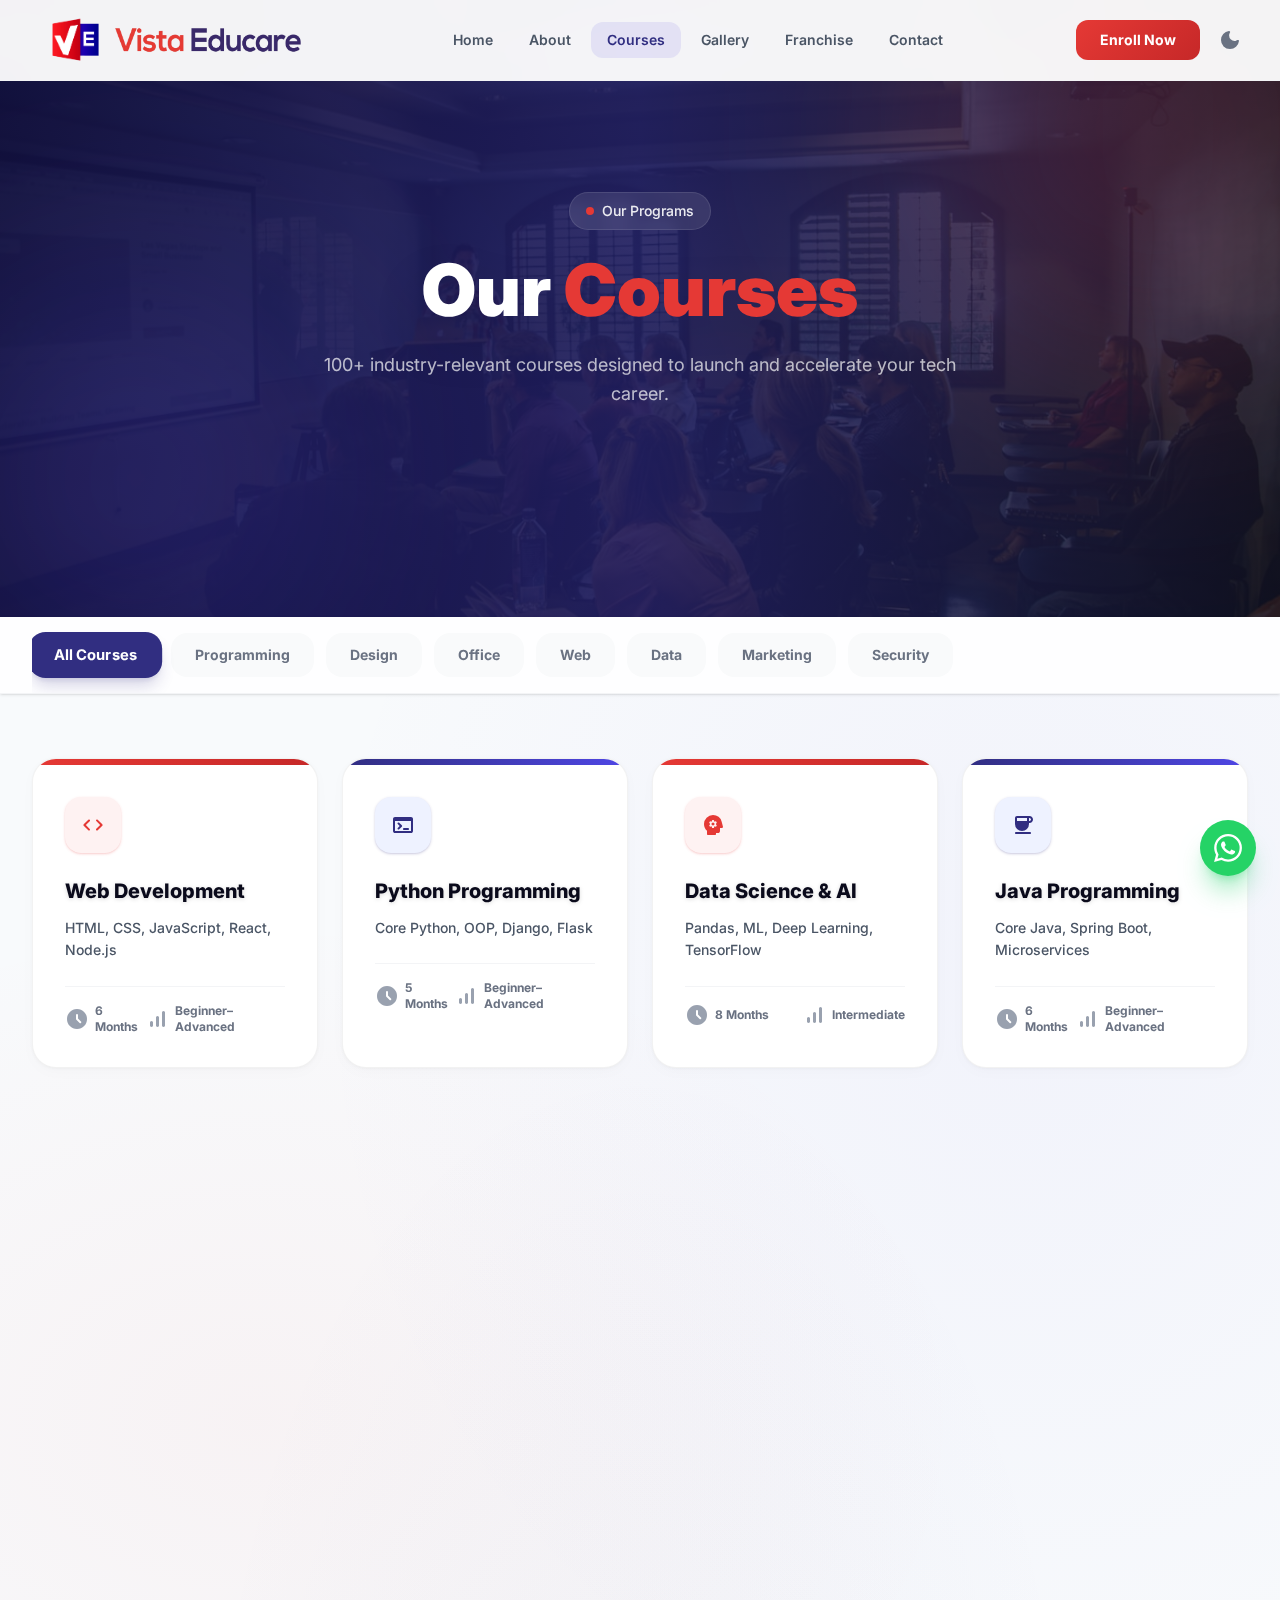
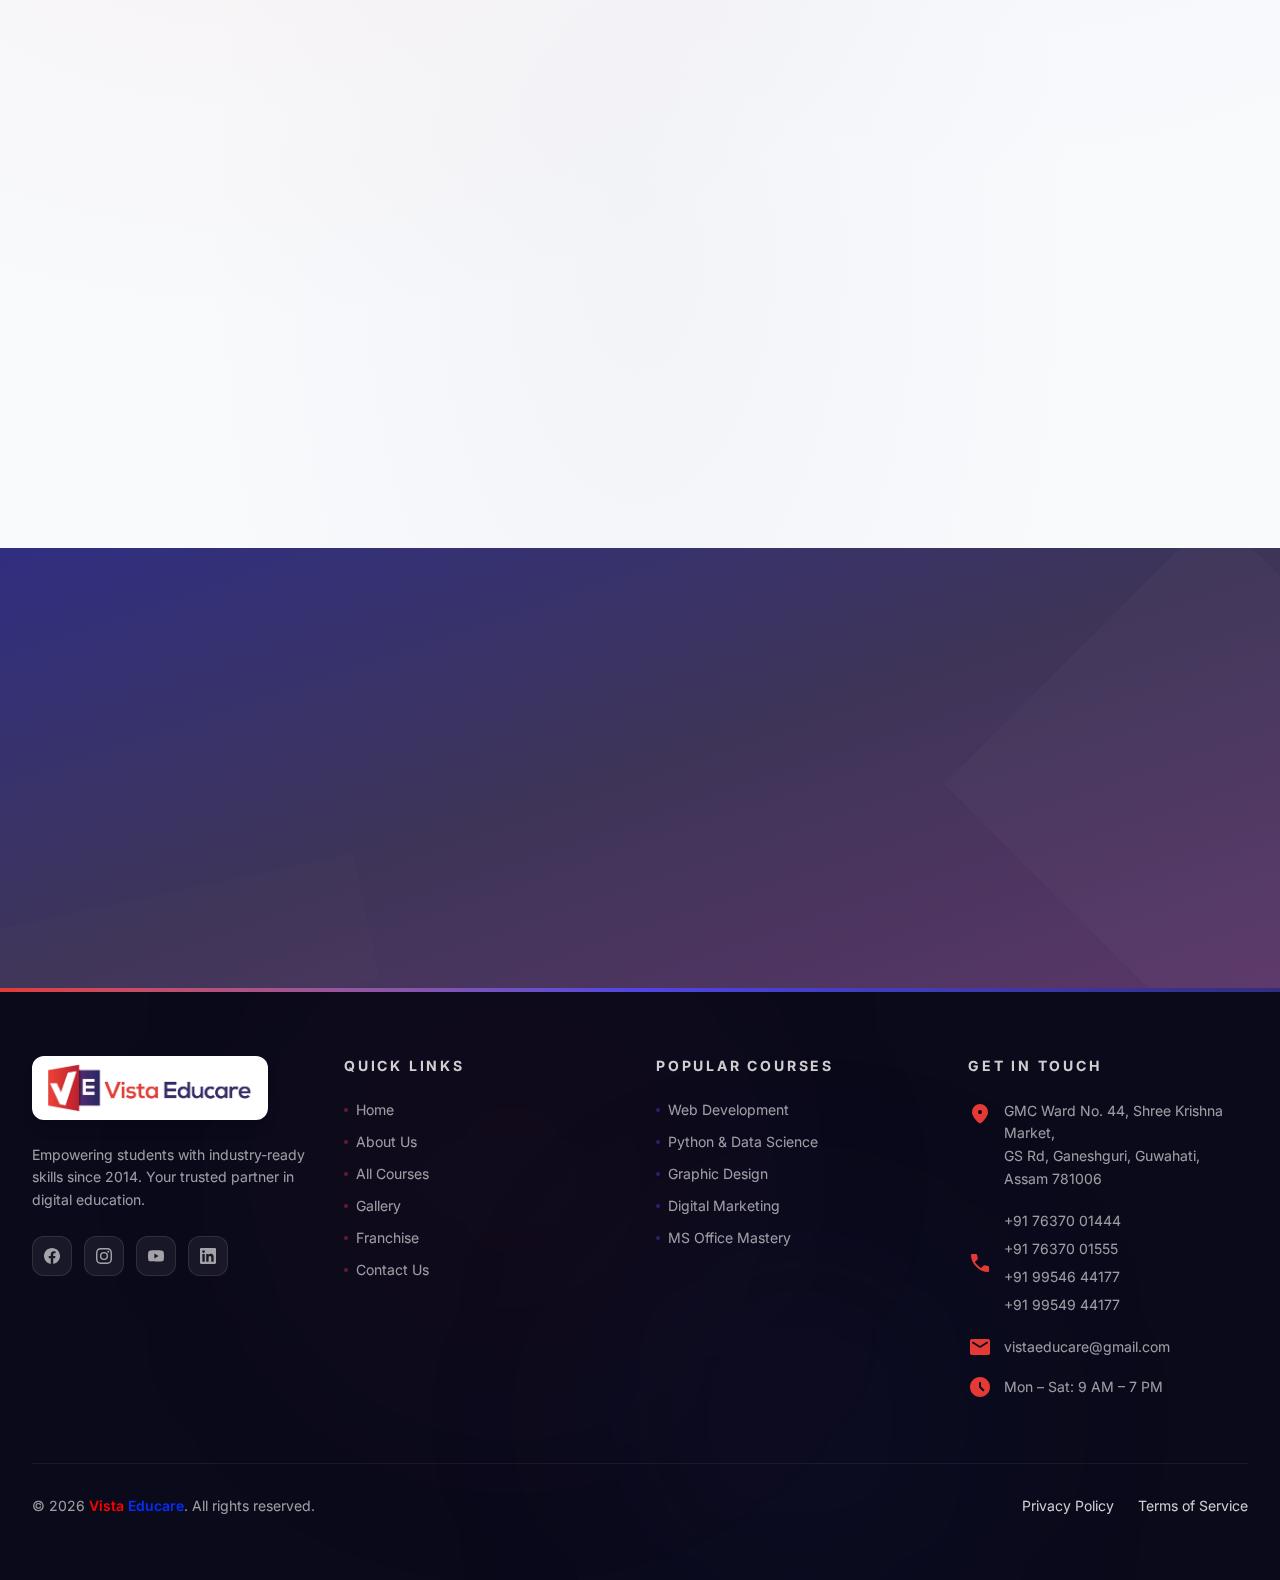
<file: courses/index.html>
<!DOCTYPE html><html lang="en"> <head><meta charset="UTF-8"><meta name="viewport" content="width=device-width, initial-scale=1.0"><meta name="description" content="Vista Educare - Empowering futures through quality computer education. Certified courses, expert faculty, and placement support."><meta name="keywords" content="computer education, VE education, computer courses, franchise, IT training, programming, web development"><title>Courses | Vista Educare</title><link rel="icon" type="image/png" href="/images/logo_ve.png"><!-- Open Graph --><meta property="og:type" content="website"><meta property="og:title" content="Courses | Vista Educare"><meta property="og:description" content="Vista Educare - Empowering futures through quality computer education. Certified courses, expert faculty, and placement support."><meta property="og:image" content="/images/logo_name.png"><meta property="og:site_name" content="Vista Educare"><!-- Twitter Card --><meta name="twitter:card" content="summary_large_image"><meta name="twitter:title" content="Courses | Vista Educare"><meta name="twitter:description" content="Vista Educare - Empowering futures through quality computer education. Certified courses, expert faculty, and placement support."><meta name="twitter:image" content="/images/logo_name.png"><link rel="preconnect" href="https://fonts.googleapis.com"><link rel="preconnect" href="https://fonts.gstatic.com" crossorigin><link href="https://fonts.googleapis.com/css2?family=Inter:wght@300;400;500;600;700;800;900&family=Poppins:wght@700;800;900&display=swap" rel="stylesheet"><link href="https://fonts.googleapis.com/css2?family=Material+Symbols+Rounded:opsz,wght,FILL,GRAD@24,400,1,0&display=swap" rel="stylesheet"><!-- PWA Manifest --><link rel="manifest" href="/manifest.json"><meta name="theme-color" content="#312E81"><!-- JSON-LD Structured Data --><script type="application/ld+json">{"@context":"https://schema.org","@type":"EducationalOrganization","name":"Vista Educare","url":"https://vistaeducare.com","logo":"https://vistaeducare.com/images/logo_ve.png","description":"Empowering futures through quality computer education since 2014.","address":{"@type":"PostalAddress","streetAddress":"GMC Ward No. 44, Shree Krishna Market, GS Rd, Ganeshguri","addressLocality":"Guwahati","addressRegion":"Assam","postalCode":"781006","addressCountry":"IN"},"telephone":["+917637001444","+917637001555"],"email":"vistaeducare@gmail.com","foundingDate":"2014","founder":{"@type":"Person","name":"Titon Das"}}</script><!-- Dark mode init (must run before body renders to prevent flash) --><script>
    (function() {
      const stored = localStorage.getItem('ve-dark-mode');
      if (stored === 'true') {
        document.documentElement.classList.add('dark');
      }
    })();
  </script><!-- PWA Service Worker Registration --><script>
    if ('serviceWorker' in navigator) {
      window.addEventListener('load', () => {
        navigator.serviceWorker.register('/sw.js').catch(() => {});
      });
    }
  </script><link rel="stylesheet" href="/_astro/about.D7Wjemh2.css"></head> <body class="bg-light min-h-screen flex flex-col"> <nav id="navbar" class="fixed top-0 left-0 right-0 z-50 transition-all duration-500 bg-white/95 backdrop-blur-md border-b border-gray-100"> <div class="max-w-7xl mx-auto px-3 sm:px-6 lg:px-8"> <div class="flex items-center justify-between h-16 sm:h-20"> <!-- Logo --> <a href="/" class="logo-container flex items-center gap-2 sm:gap-2.5 group rounded-xl px-3 py-1.5 sm:px-4 sm:py-2 transition-all duration-300 border border-transparent dark:border-gray-100 dark:shadow-sm"> <img src="/images/logo_ve.png" alt="VE Logo" width="48" height="48" class="h-8 sm:h-12 w-auto transition-transform duration-300 group-hover:scale-105 flex-shrink-0"> <img src="/images/logo_name.png" alt="Vista Educare" class="h-5 sm:h-8 w-auto transition-transform duration-300 group-hover:scale-105 flex-shrink-0"> </a> <!-- Desktop Navigation --> <div class="hidden md:flex items-center gap-1"> <a href="/" class="px-4 py-2 rounded-xl text-sm font-semibold transition-all duration-300 text-gray-600 hover:text-navy hover:bg-gray-50">Home</a> <a href="/about" class="px-4 py-2 rounded-xl text-sm font-semibold transition-all duration-300 text-gray-600 hover:text-navy hover:bg-gray-50">About</a> <a href="/courses" class="px-4 py-2 rounded-xl text-sm font-semibold transition-all duration-300 bg-indigo/10 text-navy">Courses</a> <a href="/gallery" class="px-4 py-2 rounded-xl text-sm font-semibold transition-all duration-300 text-gray-600 hover:text-navy hover:bg-gray-50">Gallery</a> <a href="/franchise" class="px-4 py-2 rounded-xl text-sm font-semibold transition-all duration-300 text-gray-600 hover:text-navy hover:bg-gray-50">Franchise</a> <a href="/contact" class="px-4 py-2 rounded-xl text-sm font-semibold transition-all duration-300 text-gray-600 hover:text-navy hover:bg-gray-50">Contact</a> </div> <!-- CTA + Mobile --> <div class="flex items-center gap-3"> <a href="/contact" class="hidden md:inline-flex px-6 py-2.5 bg-red text-white font-bold text-sm rounded-xl btn-red">Enroll Now</a> <!-- Dark mode toggle --> <button id="dark-toggle" class="w-9 h-9 rounded-xl flex items-center justify-center text-gray-500 hover:bg-gray-100 transition-all cursor-pointer" aria-label="Toggle dark mode"> <span class="material-symbols-rounded text-xl dark-toggle-sun">light_mode</span> <span class="material-symbols-rounded text-xl dark-toggle-moon">dark_mode</span> </button> <!-- Hamburger --> <button id="mobile-toggle" class="md:hidden flex flex-col gap-1.5 w-8 h-8 items-center justify-center" aria-label="Menu"> <span class="block w-5 h-0.5 bg-navy transition-all duration-300 origin-center" id="bar1"></span> <span class="block w-5 h-0.5 bg-navy transition-all duration-300" id="bar2"></span> <span class="block w-5 h-0.5 bg-navy transition-all duration-300 origin-center" id="bar3"></span> </button> </div> </div> </div> <!-- Mobile menu --> <div id="mobile-menu" class="md:hidden bg-white/98 backdrop-blur-xl border-t border-gray-100 shadow-xl overflow-hidden transition-all duration-400 ease-in-out" style="max-height: 0; opacity: 0;"> <div class="px-4 py-6 flex flex-col gap-2"> <a href="/" class="px-4 py-3 rounded-xl font-semibold transition-all text-gray-600 hover:bg-gray-50 hover:text-navy">Home</a> <a href="/about" class="px-4 py-3 rounded-xl font-semibold transition-all text-gray-600 hover:bg-gray-50 hover:text-navy">About</a> <a href="/courses" class="px-4 py-3 rounded-xl font-semibold transition-all bg-indigo/10 text-navy">Courses</a> <a href="/gallery" class="px-4 py-3 rounded-xl font-semibold transition-all text-gray-600 hover:bg-gray-50 hover:text-navy">Gallery</a> <a href="/franchise" class="px-4 py-3 rounded-xl font-semibold transition-all text-gray-600 hover:bg-gray-50 hover:text-navy">Franchise</a> <a href="/contact" class="px-4 py-3 rounded-xl font-semibold transition-all text-gray-600 hover:bg-gray-50 hover:text-navy">Contact</a> <a href="/contact" class="mt-3 px-6 py-3 bg-red text-white font-bold rounded-xl text-center btn-red">Enroll Now</a> </div> </div> </nav> <script type="module">const t=document.getElementById("navbar");window.addEventListener("scroll",()=>{window.scrollY>60?(t?.classList.add("bg-white","shadow-md"),t?.classList.remove("bg-white/95")):(t?.classList.add("bg-white/95"),t?.classList.remove("bg-white","shadow-md"))});const c=document.getElementById("mobile-toggle"),e=document.getElementById("mobile-menu"),o=document.getElementById("bar1"),l=document.getElementById("bar2"),r=document.getElementById("bar3");let s=!1;function a(){s&&(s=!1,e&&(e.style.maxHeight="0",e.style.opacity="0"),o.style.transform="",l.style.opacity="",r.style.transform="")}function i(){s=!0,e&&(e.style.maxHeight=e.scrollHeight+"px",e.style.opacity="1"),o.style.transform="translateY(8px) rotate(45deg)",l.style.opacity="0",r.style.transform="translateY(-8px) rotate(-45deg)"}c?.addEventListener("click",n=>{n.stopPropagation(),s?a():i()});document.addEventListener("click",n=>{s&&t&&!t.contains(n.target)&&a()});e?.querySelectorAll("a").forEach(n=>{n.addEventListener("click",()=>a())});</script> <main class="flex-1">   <section class="relative pt-40 pb-32 lg:pt-48 lg:pb-52 overflow-hidden"> <!-- Background Image with Overlay --> <div class="absolute inset-0"> <img src="/images/slider-2.jpg" alt="Vista Educare Classes" class="w-full h-full object-cover"> <div class="absolute inset-0 bg-gradient-to-r from-navy-darker/95 via-navy-dark/90 to-dark/80"></div> </div> <!-- Animated Orbs --> <div class="absolute inset-0 pointer-events-none mix-blend-screen"> <div class="absolute top-[-20%] right-[-10%] w-[500px] h-[500px] bg-red/20 rounded-full blur-[120px] animate-orb"></div> <div class="absolute bottom-[-10%] left-[-5%] w-[400px] h-[400px] bg-indigo/20 rounded-full blur-[120px] animate-orb-reverse"></div> </div> <!-- Content --> <div class="max-w-7xl mx-auto px-4 sm:px-6 lg:px-8 relative z-10 text-center" style="animation: fade-up 0.8s ease forwards;"> <span class="inline-flex items-center gap-2 px-4 py-2 rounded-full bg-white/10 backdrop-blur-sm border border-white/10 text-white/90 text-sm font-medium mb-6"> <span class="w-2 h-2 rounded-full bg-red animate-pulse"></span>Our Programs
</span> <h1 class="text-4xl sm:text-6xl lg:text-7xl font-black text-white mb-6 drop-shadow-2xl" style="font-size: clamp(2.25rem, 5vw + 1rem, 4.5rem);">
Our <span class="text-red">Courses</span> </h1> <p class="text-lg text-white/70 max-w-2xl mx-auto leading-relaxed">
100+ industry-relevant courses designed to launch and accelerate your tech career.
</p> </div> </section>  <section class="sticky top-20 z-30 bg-white/80 backdrop-blur-2xl border-b border-gray-100 shadow-sm transition-all"> <div class="max-w-7xl mx-auto px-4 sm:px-6 lg:px-8"> <div class="flex items-center gap-3 py-4 overflow-x-auto scrollbar-hide" id="categoryTabs"> <button class="px-6 py-3 rounded-2xl text-sm font-bold whitespace-nowrap transition-all duration-300 category-tab bg-navy text-white shadow-lg shadow-navy/20 scale-105" data-category="all"> All Courses </button><button class="px-6 py-3 rounded-2xl text-sm font-bold whitespace-nowrap transition-all duration-300 category-tab bg-gray-50 text-gray-500 hover:bg-gray-100 hover:text-dark border-transparent" data-category="programming"> Programming </button><button class="px-6 py-3 rounded-2xl text-sm font-bold whitespace-nowrap transition-all duration-300 category-tab bg-gray-50 text-gray-500 hover:bg-gray-100 hover:text-dark border-transparent" data-category="design"> Design </button><button class="px-6 py-3 rounded-2xl text-sm font-bold whitespace-nowrap transition-all duration-300 category-tab bg-gray-50 text-gray-500 hover:bg-gray-100 hover:text-dark border-transparent" data-category="office"> Office </button><button class="px-6 py-3 rounded-2xl text-sm font-bold whitespace-nowrap transition-all duration-300 category-tab bg-gray-50 text-gray-500 hover:bg-gray-100 hover:text-dark border-transparent" data-category="web"> Web </button><button class="px-6 py-3 rounded-2xl text-sm font-bold whitespace-nowrap transition-all duration-300 category-tab bg-gray-50 text-gray-500 hover:bg-gray-100 hover:text-dark border-transparent" data-category="data"> Data </button><button class="px-6 py-3 rounded-2xl text-sm font-bold whitespace-nowrap transition-all duration-300 category-tab bg-gray-50 text-gray-500 hover:bg-gray-100 hover:text-dark border-transparent" data-category="marketing"> Marketing </button><button class="px-6 py-3 rounded-2xl text-sm font-bold whitespace-nowrap transition-all duration-300 category-tab bg-gray-50 text-gray-500 hover:bg-gray-100 hover:text-dark border-transparent" data-category="security"> Security </button> </div> </div> </section>  <section class="py-16 bg-light mesh-gradient"> <div class="max-w-7xl mx-auto px-4 sm:px-6 lg:px-8"> <div class="grid sm:grid-cols-2 lg:grid-cols-3 xl:grid-cols-4 gap-6" id="courses-grid"> <div class="card-premium reveal course-card rounded-3xl overflow-hidden bg-white group border border-gray-100 hover:border-transparent transition-all duration-300 shadow-sm hover:shadow-2xl" data-category="programming" style="transition-delay: 0s;"> <div class="h-1.5 bg-gradient-to-r from-red to-red-dark"></div> <div class="p-8"> <div class="w-14 h-14 rounded-2xl bg-red-50 text-red shadow-red/20 flex items-center justify-center mb-6 shadow-sm group-hover:scale-110 group-hover:rotate-3 transition-transform duration-500"> <span class="material-symbols-rounded text-3xl">code</span> </div> <h3 class="text-xl font-extrabold text-dark mb-3 drop-shadow-sm">Web Development</h3> <p class="text-gray-600 text-sm leading-relaxed font-medium mb-6 line-clamp-2">HTML, CSS, JavaScript, React, Node.js</p> <div class="flex items-center justify-between text-xs font-bold text-gray-500 pt-4 border-t border-gray-100 group-hover:text-dark transition-colors"> <span class="flex items-center gap-1.5"><span class="material-symbols-rounded text-base text-gray-400 group-hover:text-navy transition-colors">schedule</span>6 Months</span> <span class="flex items-center gap-1.5"><span class="material-symbols-rounded text-base text-gray-400 group-hover:text-red transition-colors">signal_cellular_alt</span>Beginner–Advanced</span> </div> </div> </div><div class="card-premium reveal course-card rounded-3xl overflow-hidden bg-white group border border-gray-100 hover:border-transparent transition-all duration-300 shadow-sm hover:shadow-2xl" data-category="programming" style="transition-delay: 0.04s;"> <div class="h-1.5 bg-gradient-to-r from-navy to-indigo"></div> <div class="p-8"> <div class="w-14 h-14 rounded-2xl bg-indigo-50 text-navy shadow-navy/20 flex items-center justify-center mb-6 shadow-sm group-hover:scale-110 group-hover:rotate-3 transition-transform duration-500"> <span class="material-symbols-rounded text-3xl">terminal</span> </div> <h3 class="text-xl font-extrabold text-dark mb-3 drop-shadow-sm">Python Programming</h3> <p class="text-gray-600 text-sm leading-relaxed font-medium mb-6 line-clamp-2">Core Python, OOP, Django, Flask</p> <div class="flex items-center justify-between text-xs font-bold text-gray-500 pt-4 border-t border-gray-100 group-hover:text-dark transition-colors"> <span class="flex items-center gap-1.5"><span class="material-symbols-rounded text-base text-gray-400 group-hover:text-navy transition-colors">schedule</span>5 Months</span> <span class="flex items-center gap-1.5"><span class="material-symbols-rounded text-base text-gray-400 group-hover:text-red transition-colors">signal_cellular_alt</span>Beginner–Advanced</span> </div> </div> </div><div class="card-premium reveal course-card rounded-3xl overflow-hidden bg-white group border border-gray-100 hover:border-transparent transition-all duration-300 shadow-sm hover:shadow-2xl" data-category="data" style="transition-delay: 0.08s;"> <div class="h-1.5 bg-gradient-to-r from-red to-red-dark"></div> <div class="p-8"> <div class="w-14 h-14 rounded-2xl bg-red-50 text-red shadow-red/20 flex items-center justify-center mb-6 shadow-sm group-hover:scale-110 group-hover:rotate-3 transition-transform duration-500"> <span class="material-symbols-rounded text-3xl">psychology</span> </div> <h3 class="text-xl font-extrabold text-dark mb-3 drop-shadow-sm">Data Science &amp; AI</h3> <p class="text-gray-600 text-sm leading-relaxed font-medium mb-6 line-clamp-2">Pandas, ML, Deep Learning, TensorFlow</p> <div class="flex items-center justify-between text-xs font-bold text-gray-500 pt-4 border-t border-gray-100 group-hover:text-dark transition-colors"> <span class="flex items-center gap-1.5"><span class="material-symbols-rounded text-base text-gray-400 group-hover:text-navy transition-colors">schedule</span>8 Months</span> <span class="flex items-center gap-1.5"><span class="material-symbols-rounded text-base text-gray-400 group-hover:text-red transition-colors">signal_cellular_alt</span>Intermediate</span> </div> </div> </div><div class="card-premium reveal course-card rounded-3xl overflow-hidden bg-white group border border-gray-100 hover:border-transparent transition-all duration-300 shadow-sm hover:shadow-2xl" data-category="programming" style="transition-delay: 0.12s;"> <div class="h-1.5 bg-gradient-to-r from-navy to-indigo"></div> <div class="p-8"> <div class="w-14 h-14 rounded-2xl bg-indigo-50 text-navy shadow-navy/20 flex items-center justify-center mb-6 shadow-sm group-hover:scale-110 group-hover:rotate-3 transition-transform duration-500"> <span class="material-symbols-rounded text-3xl">coffee</span> </div> <h3 class="text-xl font-extrabold text-dark mb-3 drop-shadow-sm">Java Programming</h3> <p class="text-gray-600 text-sm leading-relaxed font-medium mb-6 line-clamp-2">Core Java, Spring Boot, Microservices</p> <div class="flex items-center justify-between text-xs font-bold text-gray-500 pt-4 border-t border-gray-100 group-hover:text-dark transition-colors"> <span class="flex items-center gap-1.5"><span class="material-symbols-rounded text-base text-gray-400 group-hover:text-navy transition-colors">schedule</span>6 Months</span> <span class="flex items-center gap-1.5"><span class="material-symbols-rounded text-base text-gray-400 group-hover:text-red transition-colors">signal_cellular_alt</span>Beginner–Advanced</span> </div> </div> </div><div class="card-premium reveal course-card rounded-3xl overflow-hidden bg-white group border border-gray-100 hover:border-transparent transition-all duration-300 shadow-sm hover:shadow-2xl" data-category="design" style="transition-delay: 0.16s;"> <div class="h-1.5 bg-gradient-to-r from-red to-red-dark"></div> <div class="p-8"> <div class="w-14 h-14 rounded-2xl bg-red-50 text-red shadow-red/20 flex items-center justify-center mb-6 shadow-sm group-hover:scale-110 group-hover:rotate-3 transition-transform duration-500"> <span class="material-symbols-rounded text-3xl">palette</span> </div> <h3 class="text-xl font-extrabold text-dark mb-3 drop-shadow-sm">Graphic Design</h3> <p class="text-gray-600 text-sm leading-relaxed font-medium mb-6 line-clamp-2">Photoshop, Illustrator, InDesign, Figma</p> <div class="flex items-center justify-between text-xs font-bold text-gray-500 pt-4 border-t border-gray-100 group-hover:text-dark transition-colors"> <span class="flex items-center gap-1.5"><span class="material-symbols-rounded text-base text-gray-400 group-hover:text-navy transition-colors">schedule</span>4 Months</span> <span class="flex items-center gap-1.5"><span class="material-symbols-rounded text-base text-gray-400 group-hover:text-red transition-colors">signal_cellular_alt</span>Beginner</span> </div> </div> </div><div class="card-premium reveal course-card rounded-3xl overflow-hidden bg-white group border border-gray-100 hover:border-transparent transition-all duration-300 shadow-sm hover:shadow-2xl" data-category="design" style="transition-delay: 0.2s;"> <div class="h-1.5 bg-gradient-to-r from-navy to-indigo"></div> <div class="p-8"> <div class="w-14 h-14 rounded-2xl bg-indigo-50 text-navy shadow-navy/20 flex items-center justify-center mb-6 shadow-sm group-hover:scale-110 group-hover:rotate-3 transition-transform duration-500"> <span class="material-symbols-rounded text-3xl">draw</span> </div> <h3 class="text-xl font-extrabold text-dark mb-3 drop-shadow-sm">UI/UX Design</h3> <p class="text-gray-600 text-sm leading-relaxed font-medium mb-6 line-clamp-2">User Research, Wireframing, Prototyping</p> <div class="flex items-center justify-between text-xs font-bold text-gray-500 pt-4 border-t border-gray-100 group-hover:text-dark transition-colors"> <span class="flex items-center gap-1.5"><span class="material-symbols-rounded text-base text-gray-400 group-hover:text-navy transition-colors">schedule</span>5 Months</span> <span class="flex items-center gap-1.5"><span class="material-symbols-rounded text-base text-gray-400 group-hover:text-red transition-colors">signal_cellular_alt</span>Intermediate</span> </div> </div> </div><div class="card-premium reveal course-card rounded-3xl overflow-hidden bg-white group border border-gray-100 hover:border-transparent transition-all duration-300 shadow-sm hover:shadow-2xl" data-category="design" style="transition-delay: 0.24s;"> <div class="h-1.5 bg-gradient-to-r from-red to-red-dark"></div> <div class="p-8"> <div class="w-14 h-14 rounded-2xl bg-red-50 text-red shadow-red/20 flex items-center justify-center mb-6 shadow-sm group-hover:scale-110 group-hover:rotate-3 transition-transform duration-500"> <span class="material-symbols-rounded text-3xl">movie</span> </div> <h3 class="text-xl font-extrabold text-dark mb-3 drop-shadow-sm">Video Editing</h3> <p class="text-gray-600 text-sm leading-relaxed font-medium mb-6 line-clamp-2">Premiere Pro, After Effects, DaVinci</p> <div class="flex items-center justify-between text-xs font-bold text-gray-500 pt-4 border-t border-gray-100 group-hover:text-dark transition-colors"> <span class="flex items-center gap-1.5"><span class="material-symbols-rounded text-base text-gray-400 group-hover:text-navy transition-colors">schedule</span>3 Months</span> <span class="flex items-center gap-1.5"><span class="material-symbols-rounded text-base text-gray-400 group-hover:text-red transition-colors">signal_cellular_alt</span>Beginner</span> </div> </div> </div><div class="card-premium reveal course-card rounded-3xl overflow-hidden bg-white group border border-gray-100 hover:border-transparent transition-all duration-300 shadow-sm hover:shadow-2xl" data-category="office" style="transition-delay: 0.28s;"> <div class="h-1.5 bg-gradient-to-r from-navy to-indigo"></div> <div class="p-8"> <div class="w-14 h-14 rounded-2xl bg-indigo-50 text-navy shadow-navy/20 flex items-center justify-center mb-6 shadow-sm group-hover:scale-110 group-hover:rotate-3 transition-transform duration-500"> <span class="material-symbols-rounded text-3xl">description</span> </div> <h3 class="text-xl font-extrabold text-dark mb-3 drop-shadow-sm">MS Office Mastery</h3> <p class="text-gray-600 text-sm leading-relaxed font-medium mb-6 line-clamp-2">Excel, Word, PPT, Access, VBA Macros</p> <div class="flex items-center justify-between text-xs font-bold text-gray-500 pt-4 border-t border-gray-100 group-hover:text-dark transition-colors"> <span class="flex items-center gap-1.5"><span class="material-symbols-rounded text-base text-gray-400 group-hover:text-navy transition-colors">schedule</span>3 Months</span> <span class="flex items-center gap-1.5"><span class="material-symbols-rounded text-base text-gray-400 group-hover:text-red transition-colors">signal_cellular_alt</span>Beginner</span> </div> </div> </div><div class="card-premium reveal course-card rounded-3xl overflow-hidden bg-white group border border-gray-100 hover:border-transparent transition-all duration-300 shadow-sm hover:shadow-2xl" data-category="office" style="transition-delay: 0.3s;"> <div class="h-1.5 bg-gradient-to-r from-red to-red-dark"></div> <div class="p-8"> <div class="w-14 h-14 rounded-2xl bg-red-50 text-red shadow-red/20 flex items-center justify-center mb-6 shadow-sm group-hover:scale-110 group-hover:rotate-3 transition-transform duration-500"> <span class="material-symbols-rounded text-3xl">calculate</span> </div> <h3 class="text-xl font-extrabold text-dark mb-3 drop-shadow-sm">Tally &amp; Accounting</h3> <p class="text-gray-600 text-sm leading-relaxed font-medium mb-6 line-clamp-2">Tally Prime, GST, Accounting Basics</p> <div class="flex items-center justify-between text-xs font-bold text-gray-500 pt-4 border-t border-gray-100 group-hover:text-dark transition-colors"> <span class="flex items-center gap-1.5"><span class="material-symbols-rounded text-base text-gray-400 group-hover:text-navy transition-colors">schedule</span>3 Months</span> <span class="flex items-center gap-1.5"><span class="material-symbols-rounded text-base text-gray-400 group-hover:text-red transition-colors">signal_cellular_alt</span>Beginner</span> </div> </div> </div><div class="card-premium reveal course-card rounded-3xl overflow-hidden bg-white group border border-gray-100 hover:border-transparent transition-all duration-300 shadow-sm hover:shadow-2xl" data-category="marketing" style="transition-delay: 0.3s;"> <div class="h-1.5 bg-gradient-to-r from-navy to-indigo"></div> <div class="p-8"> <div class="w-14 h-14 rounded-2xl bg-indigo-50 text-navy shadow-navy/20 flex items-center justify-center mb-6 shadow-sm group-hover:scale-110 group-hover:rotate-3 transition-transform duration-500"> <span class="material-symbols-rounded text-3xl">campaign</span> </div> <h3 class="text-xl font-extrabold text-dark mb-3 drop-shadow-sm">Digital Marketing</h3> <p class="text-gray-600 text-sm leading-relaxed font-medium mb-6 line-clamp-2">SEO, Social Media, Google Ads, Analytics</p> <div class="flex items-center justify-between text-xs font-bold text-gray-500 pt-4 border-t border-gray-100 group-hover:text-dark transition-colors"> <span class="flex items-center gap-1.5"><span class="material-symbols-rounded text-base text-gray-400 group-hover:text-navy transition-colors">schedule</span>4 Months</span> <span class="flex items-center gap-1.5"><span class="material-symbols-rounded text-base text-gray-400 group-hover:text-red transition-colors">signal_cellular_alt</span>Beginner–Advanced</span> </div> </div> </div><div class="card-premium reveal course-card rounded-3xl overflow-hidden bg-white group border border-gray-100 hover:border-transparent transition-all duration-300 shadow-sm hover:shadow-2xl" data-category="marketing" style="transition-delay: 0.3s;"> <div class="h-1.5 bg-gradient-to-r from-red to-red-dark"></div> <div class="p-8"> <div class="w-14 h-14 rounded-2xl bg-red-50 text-red shadow-red/20 flex items-center justify-center mb-6 shadow-sm group-hover:scale-110 group-hover:rotate-3 transition-transform duration-500"> <span class="material-symbols-rounded text-3xl">edit_note</span> </div> <h3 class="text-xl font-extrabold text-dark mb-3 drop-shadow-sm">Content Marketing</h3> <p class="text-gray-600 text-sm leading-relaxed font-medium mb-6 line-clamp-2">Blog Writing, Copywriting, Email Funnels</p> <div class="flex items-center justify-between text-xs font-bold text-gray-500 pt-4 border-t border-gray-100 group-hover:text-dark transition-colors"> <span class="flex items-center gap-1.5"><span class="material-symbols-rounded text-base text-gray-400 group-hover:text-navy transition-colors">schedule</span>2 Months</span> <span class="flex items-center gap-1.5"><span class="material-symbols-rounded text-base text-gray-400 group-hover:text-red transition-colors">signal_cellular_alt</span>Beginner</span> </div> </div> </div><div class="card-premium reveal course-card rounded-3xl overflow-hidden bg-white group border border-gray-100 hover:border-transparent transition-all duration-300 shadow-sm hover:shadow-2xl" data-category="security" style="transition-delay: 0.3s;"> <div class="h-1.5 bg-gradient-to-r from-navy to-indigo"></div> <div class="p-8"> <div class="w-14 h-14 rounded-2xl bg-indigo-50 text-navy shadow-navy/20 flex items-center justify-center mb-6 shadow-sm group-hover:scale-110 group-hover:rotate-3 transition-transform duration-500"> <span class="material-symbols-rounded text-3xl">security</span> </div> <h3 class="text-xl font-extrabold text-dark mb-3 drop-shadow-sm">Cybersecurity</h3> <p class="text-gray-600 text-sm leading-relaxed font-medium mb-6 line-clamp-2">Ethical Hacking, Pen Testing, SIEM</p> <div class="flex items-center justify-between text-xs font-bold text-gray-500 pt-4 border-t border-gray-100 group-hover:text-dark transition-colors"> <span class="flex items-center gap-1.5"><span class="material-symbols-rounded text-base text-gray-400 group-hover:text-navy transition-colors">schedule</span>6 Months</span> <span class="flex items-center gap-1.5"><span class="material-symbols-rounded text-base text-gray-400 group-hover:text-red transition-colors">signal_cellular_alt</span>Advanced</span> </div> </div> </div><div class="card-premium reveal course-card rounded-3xl overflow-hidden bg-white group border border-gray-100 hover:border-transparent transition-all duration-300 shadow-sm hover:shadow-2xl" data-category="programming" style="transition-delay: 0.3s;"> <div class="h-1.5 bg-gradient-to-r from-red to-red-dark"></div> <div class="p-8"> <div class="w-14 h-14 rounded-2xl bg-red-50 text-red shadow-red/20 flex items-center justify-center mb-6 shadow-sm group-hover:scale-110 group-hover:rotate-3 transition-transform duration-500"> <span class="material-symbols-rounded text-3xl">cloud</span> </div> <h3 class="text-xl font-extrabold text-dark mb-3 drop-shadow-sm">Cloud Computing</h3> <p class="text-gray-600 text-sm leading-relaxed font-medium mb-6 line-clamp-2">AWS, Azure, Docker, Kubernetes</p> <div class="flex items-center justify-between text-xs font-bold text-gray-500 pt-4 border-t border-gray-100 group-hover:text-dark transition-colors"> <span class="flex items-center gap-1.5"><span class="material-symbols-rounded text-base text-gray-400 group-hover:text-navy transition-colors">schedule</span>5 Months</span> <span class="flex items-center gap-1.5"><span class="material-symbols-rounded text-base text-gray-400 group-hover:text-red transition-colors">signal_cellular_alt</span>Intermediate</span> </div> </div> </div><div class="card-premium reveal course-card rounded-3xl overflow-hidden bg-white group border border-gray-100 hover:border-transparent transition-all duration-300 shadow-sm hover:shadow-2xl" data-category="web" style="transition-delay: 0.3s;"> <div class="h-1.5 bg-gradient-to-r from-navy to-indigo"></div> <div class="p-8"> <div class="w-14 h-14 rounded-2xl bg-indigo-50 text-navy shadow-navy/20 flex items-center justify-center mb-6 shadow-sm group-hover:scale-110 group-hover:rotate-3 transition-transform duration-500"> <span class="material-symbols-rounded text-3xl">phone_android</span> </div> <h3 class="text-xl font-extrabold text-dark mb-3 drop-shadow-sm">Mobile App Dev</h3> <p class="text-gray-600 text-sm leading-relaxed font-medium mb-6 line-clamp-2">React Native, Flutter, iOS &amp; Android</p> <div class="flex items-center justify-between text-xs font-bold text-gray-500 pt-4 border-t border-gray-100 group-hover:text-dark transition-colors"> <span class="flex items-center gap-1.5"><span class="material-symbols-rounded text-base text-gray-400 group-hover:text-navy transition-colors">schedule</span>6 Months</span> <span class="flex items-center gap-1.5"><span class="material-symbols-rounded text-base text-gray-400 group-hover:text-red transition-colors">signal_cellular_alt</span>Intermediate</span> </div> </div> </div><div class="card-premium reveal course-card rounded-3xl overflow-hidden bg-white group border border-gray-100 hover:border-transparent transition-all duration-300 shadow-sm hover:shadow-2xl" data-category="web" style="transition-delay: 0.3s;"> <div class="h-1.5 bg-gradient-to-r from-red to-red-dark"></div> <div class="p-8"> <div class="w-14 h-14 rounded-2xl bg-red-50 text-red shadow-red/20 flex items-center justify-center mb-6 shadow-sm group-hover:scale-110 group-hover:rotate-3 transition-transform duration-500"> <span class="material-symbols-rounded text-3xl">language</span> </div> <h3 class="text-xl font-extrabold text-dark mb-3 drop-shadow-sm">WordPress &amp; CMS</h3> <p class="text-gray-600 text-sm leading-relaxed font-medium mb-6 line-clamp-2">WordPress, Shopify, WooCommerce</p> <div class="flex items-center justify-between text-xs font-bold text-gray-500 pt-4 border-t border-gray-100 group-hover:text-dark transition-colors"> <span class="flex items-center gap-1.5"><span class="material-symbols-rounded text-base text-gray-400 group-hover:text-navy transition-colors">schedule</span>2 Months</span> <span class="flex items-center gap-1.5"><span class="material-symbols-rounded text-base text-gray-400 group-hover:text-red transition-colors">signal_cellular_alt</span>Beginner</span> </div> </div> </div><div class="card-premium reveal course-card rounded-3xl overflow-hidden bg-white group border border-gray-100 hover:border-transparent transition-all duration-300 shadow-sm hover:shadow-2xl" data-category="data" style="transition-delay: 0.3s;"> <div class="h-1.5 bg-gradient-to-r from-navy to-indigo"></div> <div class="p-8"> <div class="w-14 h-14 rounded-2xl bg-indigo-50 text-navy shadow-navy/20 flex items-center justify-center mb-6 shadow-sm group-hover:scale-110 group-hover:rotate-3 transition-transform duration-500"> <span class="material-symbols-rounded text-3xl">storage</span> </div> <h3 class="text-xl font-extrabold text-dark mb-3 drop-shadow-sm">Database Management</h3> <p class="text-gray-600 text-sm leading-relaxed font-medium mb-6 line-clamp-2">MySQL, MongoDB, PostgreSQL, Redis</p> <div class="flex items-center justify-between text-xs font-bold text-gray-500 pt-4 border-t border-gray-100 group-hover:text-dark transition-colors"> <span class="flex items-center gap-1.5"><span class="material-symbols-rounded text-base text-gray-400 group-hover:text-navy transition-colors">schedule</span>4 Months</span> <span class="flex items-center gap-1.5"><span class="material-symbols-rounded text-base text-gray-400 group-hover:text-red transition-colors">signal_cellular_alt</span>Intermediate</span> </div> </div> </div> </div> </div> </section>  <section class="py-24 relative overflow-hidden"> <!-- Premium Purple/Navy gradient --> <div class="absolute inset-0 bg-gradient-to-br from-navy via-[#3e3458] to-[#5a3668]"></div> <div class="absolute inset-0 overflow-hidden pointer-events-none opacity-20"> <div class="absolute transform rotate-45 right-[-10%] top-[10%] w-96 h-96 bg-white/10"></div> <div class="absolute transform -rotate-12 left-[-10%] bottom-[-10%] w-[500px] h-32 bg-white/5"></div> </div> <div class="max-w-4xl mx-auto px-4 sm:px-6 lg:px-8 text-center relative z-10 reveal"> <h2 class="text-4xl sm:text-5xl lg:text-6xl font-black text-white mb-6 drop-shadow-xl">Can't Decide? <span class="gradient-text-light">We'll Help</span></h2> <p class="text-white/80 text-lg font-medium max-w-xl mx-auto mb-10">Talk to our career counselor for a personalized course recommendation based on your goals.</p> <a href="/contact" class="inline-flex items-center justify-center gap-2 px-10 py-5 bg-white text-navy font-bold rounded-2xl text-xl shadow-2xl hover:scale-105 hover:-translate-y-1 transition-all">
Get Free Counseling <span class="material-symbols-rounded">arrow_forward</span> </a> </div> </section>  </main> <footer class="bg-dark text-white relative overflow-hidden"> <!-- Gradient top --> <div class="h-1 bg-gradient-to-r from-red via-indigo to-navy"></div> <!-- Orbs --> <div class="absolute inset-0 overflow-hidden"> <div class="absolute top-0 left-1/4 w-96 h-96 bg-red/5 rounded-full blur-[150px]"></div> <div class="absolute bottom-0 right-1/4 w-80 h-80 bg-navy/10 rounded-full blur-[120px]"></div> </div> <div class="max-w-7xl mx-auto px-4 sm:px-6 lg:px-8 py-16 relative z-10"> <div class="grid grid-cols-1 md:grid-cols-2 lg:grid-cols-4 gap-12 lg:gap-8"> <!-- Brand Section --> <div class="space-y-6"> <a href="/" class="logo-container flex items-center gap-3 group cursor-pointer inline-flex bg-white dark:bg-white rounded-xl px-4 py-2 shadow-lg"> <img src="/images/logo.png" alt="Vista Educare" class="h-12 w-auto group-hover:scale-105 transition-transform flex-shrink-0"> </a> <p class="text-white/60 text-sm leading-relaxed">Empowering students with industry-ready skills since 2014. Your trusted partner in digital education.</p> <div class="flex items-center gap-3"> <a href="#" class="w-10 h-10 rounded-xl bg-white/[0.06] border border-white/10 flex items-center justify-center hover:bg-red/20 hover:border-red/30 transition-all" aria-label="Facebook"> <svg class="w-4 h-4 text-white/60" fill="currentColor" viewBox="0 0 24 24"><path d="M24 12.073c0-6.627-5.373-12-12-12s-12 5.373-12 12c0 5.99 4.388 10.954 10.125 11.854v-8.385H7.078v-3.47h3.047V9.43c0-3.007 1.792-4.669 4.533-4.669 1.312 0 2.686.235 2.686.235v2.953H15.83c-1.491 0-1.956.925-1.956 1.874v2.25h3.328l-.532 3.47h-2.796v8.385C19.612 23.027 24 18.062 24 12.073z"></path></svg> </a> <a href="#" class="w-10 h-10 rounded-xl bg-white/[0.06] border border-white/10 flex items-center justify-center hover:bg-red/20 hover:border-red/30 transition-all" aria-label="Instagram"> <svg class="w-4 h-4 text-white/60" fill="currentColor" viewBox="0 0 24 24"><path d="M12 2.163c3.204 0 3.584.012 4.85.07 3.252.148 4.771 1.691 4.919 4.919.058 1.265.069 1.645.069 4.849 0 3.205-.012 3.584-.069 4.849-.149 3.225-1.664 4.771-4.919 4.919-1.266.058-1.644.07-4.85.07-3.204 0-3.584-.012-4.849-.07-3.26-.149-4.771-1.699-4.919-4.92-.058-1.265-.07-1.644-.07-4.849 0-3.204.013-3.583.07-4.849.149-3.227 1.664-4.771 4.919-4.919 1.266-.057 1.645-.069 4.849-.069zM12 0C8.741 0 8.333.014 7.053.072 2.695.272.273 2.69.073 7.052.014 8.333 0 8.741 0 12c0 3.259.014 3.668.072 4.948.2 4.358 2.618 6.78 6.98 6.98C8.333 23.986 8.741 24 12 24c3.259 0 3.668-.014 4.948-.072 4.354-.2 6.782-2.618 6.979-6.98.059-1.28.073-1.689.073-4.948 0-3.259-.014-3.667-.072-4.947-.196-4.354-2.617-6.78-6.979-6.98C15.668.014 15.259 0 12 0zm0 5.838a6.162 6.162 0 100 12.324 6.162 6.162 0 000-12.324zM12 16a4 4 0 110-8 4 4 0 010 8zm6.406-11.845a1.44 1.44 0 100 2.881 1.44 1.44 0 000-2.881z"></path></svg> </a> <a href="#" class="w-10 h-10 rounded-xl bg-white/[0.06] border border-white/10 flex items-center justify-center hover:bg-red/20 hover:border-red/30 transition-all" aria-label="YouTube"> <svg class="w-4 h-4 text-white/60" fill="currentColor" viewBox="0 0 24 24"><path d="M23.498 6.186a3.016 3.016 0 00-2.122-2.136C19.505 3.545 12 3.545 12 3.545s-7.505 0-9.377.505A3.017 3.017 0 00.502 6.186C0 8.07 0 12 0 12s0 3.93.502 5.814a3.016 3.016 0 002.122 2.136c1.871.505 9.376.505 9.376.505s7.505 0 9.377-.505a3.015 3.015 0 002.122-2.136C24 15.93 24 12 24 12s0-3.93-.502-5.814zM9.545 15.568V8.432L15.818 12l-6.273 3.568z"></path></svg> </a> <a href="#" class="w-10 h-10 rounded-xl bg-white/[0.06] border border-white/10 flex items-center justify-center hover:bg-red/20 hover:border-red/30 transition-all" aria-label="LinkedIn"> <svg class="w-4 h-4 text-white/60" fill="currentColor" viewBox="0 0 24 24"><path d="M20.447 20.452h-3.554v-5.569c0-1.328-.027-3.037-1.852-3.037-1.853 0-2.136 1.445-2.136 2.939v5.667H9.351V9h3.414v1.561h.046c.477-.9 1.637-1.85 3.37-1.85 3.601 0 4.267 2.37 4.267 5.455v6.286zM5.337 7.433a2.062 2.062 0 01-2.063-2.065 2.064 2.064 0 112.063 2.065zm1.782 13.019H3.555V9h3.564v11.452zM22.225 0H1.771C.792 0 0 .774 0 1.729v20.542C0 23.227.792 24 1.771 24h20.451C23.2 24 24 23.227 24 22.271V1.729C24 .774 23.2 0 22.222 0h.003z"></path></svg> </a> </div> </div> <!-- Quick Links --> <div> <h3 class="text-sm font-bold uppercase tracking-[0.2em] text-white/80 mb-6">Quick Links</h3> <ul class="space-y-3"> <li><a href="/" class="text-white/60 text-sm hover:text-red transition-colors flex items-center gap-2"><span class="w-1 h-1 rounded-full bg-red/40"></span>Home</a></li> <li><a href="/about" class="text-white/60 text-sm hover:text-red transition-colors flex items-center gap-2"><span class="w-1 h-1 rounded-full bg-red/40"></span>About Us</a></li> <li><a href="/courses" class="text-white/60 text-sm hover:text-red transition-colors flex items-center gap-2"><span class="w-1 h-1 rounded-full bg-red/40"></span>All Courses</a></li> <li><a href="/gallery" class="text-white/60 text-sm hover:text-red transition-colors flex items-center gap-2"><span class="w-1 h-1 rounded-full bg-red/40"></span>Gallery</a></li> <li><a href="/franchise" class="text-white/60 text-sm hover:text-red transition-colors flex items-center gap-2"><span class="w-1 h-1 rounded-full bg-red/40"></span>Franchise</a></li> <li><a href="/contact" class="text-white/60 text-sm hover:text-red transition-colors flex items-center gap-2"><span class="w-1 h-1 rounded-full bg-red/40"></span>Contact Us</a></li> </ul> </div> <!-- Popular Courses --> <div> <h3 class="text-sm font-bold uppercase tracking-[0.2em] text-white/80 mb-6">Popular Courses</h3> <ul class="space-y-3"> <li><a href="/courses" class="text-white/60 text-sm hover:text-indigo-light transition-colors flex items-center gap-2"><span class="w-1 h-1 rounded-full bg-indigo/40"></span>Web Development</a></li> <li><a href="/courses" class="text-white/60 text-sm hover:text-indigo-light transition-colors flex items-center gap-2"><span class="w-1 h-1 rounded-full bg-indigo/40"></span>Python & Data Science</a></li> <li><a href="/courses" class="text-white/60 text-sm hover:text-indigo-light transition-colors flex items-center gap-2"><span class="w-1 h-1 rounded-full bg-indigo/40"></span>Graphic Design</a></li> <li><a href="/courses" class="text-white/60 text-sm hover:text-indigo-light transition-colors flex items-center gap-2"><span class="w-1 h-1 rounded-full bg-indigo/40"></span>Digital Marketing</a></li> <li><a href="/courses" class="text-white/60 text-sm hover:text-indigo-light transition-colors flex items-center gap-2"><span class="w-1 h-1 rounded-full bg-indigo/40"></span>MS Office Mastery</a></li> </ul> </div> <!-- Contact Info --> <div> <h3 class="text-sm font-bold uppercase tracking-[0.2em] text-white/80 mb-6">Get In Touch</h3> <ul class="space-y-4"> <li class="flex items-start gap-3"> <span class="material-symbols-rounded text-red text-lg mt-0.5">location_on</span> <span class="text-white/60 text-sm leading-relaxed">GMC Ward No. 44, Shree Krishna Market,<br>GS Rd, Ganeshguri, Guwahati,<br>Assam 781006</span> </li> <li class="flex items-center gap-3"> <span class="material-symbols-rounded text-red text-lg">call</span> <div class="text-white/60 text-sm flex flex-col items-start"> <a href="tel:+917637001444" class="inline-block py-1 hover:text-white transition-colors" aria-label="+91 76370 01444">+91 76370 01444</a> <a href="tel:+917637001555" class="inline-block py-1 hover:text-white transition-colors" aria-label="+91 76370 01555">+91 76370 01555</a> <a href="tel:+919954644177" class="inline-block py-1 hover:text-white transition-colors" aria-label="+91 99546 44177">+91 99546 44177</a> <a href="tel:+919954944177" class="inline-block py-1 hover:text-white transition-colors" aria-label="+91 99549 44177">+91 99549 44177</a> </div> </li> <li class="flex items-center gap-3"> <span class="material-symbols-rounded text-red text-lg">mail</span> <a href="mailto:vistaeducare@gmail.com" class="text-white/60 text-sm hover:text-white transition-colors">vistaeducare@gmail.com</a> </li> <li class="flex items-center gap-3"> <span class="material-symbols-rounded text-red text-lg">schedule</span> <span class="text-white/60 text-sm">Mon – Sat: 9 AM – 7 PM</span> </li> </ul> </div> </div> <!-- Bottom --> <div class="mt-16 pt-8 border-t border-white/[0.06] flex flex-col sm:flex-row items-center justify-between gap-4"> <p class="text-white/60 text-sm">© 2026 <span class="font-semibold" style="color: #ff0000ff;">Vista</span> <span class="font-semibold" style="color: #042dfcff;">Educare</span>. All rights reserved.</p> <!-- Links --> <div class="flex gap-6 text-sm text-white/80"> <a href="#" class="hover:text-white transition-colors" aria-label="Privacy Policy">Privacy Policy</a> <a href="#" class="hover:text-white transition-colors" aria-label="Terms of Service">Terms of Service</a> </div> </div> </div> </footer> <!-- Back to Top Button --> <button id="back-to-top" class="fixed bottom-24 right-6 z-50 w-12 h-12 rounded-full bg-navy text-white shadow-xl shadow-navy/25 flex items-center justify-center opacity-0 pointer-events-none translate-y-4 transition-all duration-300 hover:bg-navy-light hover:scale-110 cursor-pointer" aria-label="Back to top"> <span class="material-symbols-rounded text-xl">keyboard_arrow_up</span> </button> <!-- WhatsApp Floating Button --> <a href="https://wa.me/917637001444?text=Hi%2C%20I%27m%20interested%20in%20Vista%20Educare%20courses" target="_blank" rel="noopener noreferrer" class="fixed bottom-6 right-6 z-50 w-14 h-14 rounded-full bg-[#25D366] text-white shadow-xl shadow-green-500/30 flex items-center justify-center hover:scale-110 hover:shadow-2xl transition-all duration-300 group" aria-label="Chat on WhatsApp"> <svg class="w-7 h-7 group-hover:scale-110 transition-transform" fill="currentColor" viewBox="0 0 24 24"><path d="M17.472 14.382c-.297-.149-1.758-.867-2.03-.967-.273-.099-.471-.148-.67.15-.197.297-.767.966-.94 1.164-.173.199-.347.223-.644.075-.297-.15-1.255-.463-2.39-1.475-.883-.788-1.48-1.761-1.653-2.059-.173-.297-.018-.458.13-.606.134-.133.298-.347.446-.52.149-.174.198-.298.298-.497.099-.198.05-.371-.025-.52-.075-.149-.669-1.612-.916-2.207-.242-.579-.487-.5-.669-.51-.173-.008-.371-.01-.57-.01-.198 0-.52.074-.792.372-.272.297-1.04 1.016-1.04 2.479 0 1.462 1.065 2.875 1.213 3.074.149.198 2.096 3.2 5.077 4.487.709.306 1.262.489 1.694.625.712.227 1.36.195 1.871.118.571-.085 1.758-.719 2.006-1.413.248-.694.248-1.289.173-1.413-.074-.124-.272-.198-.57-.347m-5.421 7.403h-.004a9.87 9.87 0 01-5.031-1.378l-.361-.214-3.741.982.998-3.648-.235-.374a9.86 9.86 0 01-1.51-5.26c.001-5.45 4.436-9.884 9.888-9.884 2.64 0 5.122 1.03 6.988 2.898a9.825 9.825 0 012.893 6.994c-.003 5.45-4.437 9.884-9.885 9.884m8.413-18.297A11.815 11.815 0 0012.05 0C5.495 0 .16 5.335.157 11.892c0 2.096.547 4.142 1.588 5.945L.057 24l6.305-1.654a11.882 11.882 0 005.683 1.448h.005c6.554 0 11.89-5.335 11.893-11.893a11.821 11.821 0 00-3.48-8.413z"></path></svg> </a> <!-- Custom PWA Install Banner --> <div id="pwa-install-banner" class="fixed top-20 sm:top-24 left-1/2 -translate-x-1/2 z-[60] w-[90%] max-w-sm bg-white/95 backdrop-blur-xl border border-gray-200 shadow-2xl rounded-2xl p-4 flex items-center justify-between gap-4 scale-95 opacity-0 pointer-events-none transition-all duration-500 ease-out translate-y-[-20px]"> <div class="flex items-center gap-3"> <img src="/images/logo_ve.png" alt="Vista Educare Icon" class="w-10 h-10 object-contain drop-shadow-sm"> <div> <h4 class="font-bold text-dark text-sm leading-tight">Install Vista Educare</h4> <p class="text-xs text-gray-500 mt-0.5">Fast, offline ready & easy access.</p> </div> </div> <div class="flex items-center gap-2"> <button id="pwa-install-btn" class="px-4 py-2 bg-navy text-white text-xs font-bold rounded-xl hover:bg-navy-light transition-colors shadow-lg">Install</button> <button id="pwa-dismiss-btn" class="w-8 h-8 flex items-center justify-center text-gray-400 hover:text-gray-600 hover:bg-gray-100 rounded-lg transition-colors" aria-label="Dismiss"> <span class="material-symbols-rounded text-lg">close</span> </button> </div> </div> <script type="module">const v=new IntersectionObserver(t=>{t.forEach(e=>{e.isIntersecting&&e.target.classList.add("visible")})},{threshold:.1,rootMargin:"0px 0px -50px 0px"});document.querySelectorAll(".reveal").forEach(t=>v.observe(t));function g(t){const e=parseInt(t.getAttribute("data-target")||"0"),c=t.getAttribute("data-suffix")||"",l=2e3,d=performance.now();function a(u){const r=Math.min((u-d)/l,1),p=1-Math.pow(1-r,3),m=Math.floor(p*e);t.textContent=m.toLocaleString()+c,r<1&&requestAnimationFrame(a)}requestAnimationFrame(a)}const f=new IntersectionObserver(t=>{t.forEach(e=>{e.isIntersecting?e.target.classList.contains("counted")||(e.target.classList.add("counted"),g(e.target)):e.target.classList.remove("counted")})},{threshold:.5});document.querySelectorAll(".counter").forEach(t=>f.observe(t));const s=document.getElementById("back-to-top");window.addEventListener("scroll",()=>{window.scrollY>400?(s?.classList.remove("opacity-0","pointer-events-none","translate-y-4"),s?.classList.add("opacity-100","pointer-events-auto","translate-y-0")):(s?.classList.add("opacity-0","pointer-events-none","translate-y-4"),s?.classList.remove("opacity-100","pointer-events-auto","translate-y-0"))});s?.addEventListener("click",()=>{window.scrollTo({top:0,behavior:"smooth"})});const L=document.getElementById("dark-toggle");L?.addEventListener("click",()=>{document.documentElement.classList.toggle("dark");const t=document.documentElement.classList.contains("dark");localStorage.setItem("ve-dark-mode",String(t))});let o=null;const n=document.getElementById("pwa-install-banner"),y=document.getElementById("pwa-install-btn"),w=document.getElementById("pwa-dismiss-btn");function E(){n&&(n.classList.remove("opacity-0","pointer-events-none","scale-95","translate-y-[-20px]"),n.classList.add("opacity-100","pointer-events-auto","scale-100","translate-y-0"))}function i(){n&&(n.classList.add("opacity-0","pointer-events-none","scale-95","translate-y-[-20px]"),n.classList.remove("opacity-100","pointer-events-auto","scale-100","translate-y-0"))}window.addEventListener("beforeinstallprompt",t=>{t.preventDefault(),o=t,setTimeout(E,1500)});y?.addEventListener("click",async()=>{o&&(o.prompt(),await o.userChoice,i(),o=null)});w?.addEventListener("click",()=>{i()});</script> </body> </html> <script type="module">const s=document.querySelectorAll(".category-tab"),l=document.querySelectorAll(".course-card");s.forEach(a=>{a.addEventListener("click",()=>{const e=a.getAttribute("data-category");s.forEach(t=>{t.classList.remove("bg-navy","text-white","shadow-lg","shadow-navy/20","scale-105"),t.classList.add("bg-gray-50","text-gray-500")}),a.classList.remove("bg-gray-50","text-gray-500"),a.classList.add("bg-navy","text-white","shadow-lg","shadow-navy/20","scale-105"),l.forEach(t=>{const c=t.getAttribute("data-category");e==="all"||c===e?t.style.display="":t.style.display="none"})})});</script>
</file>
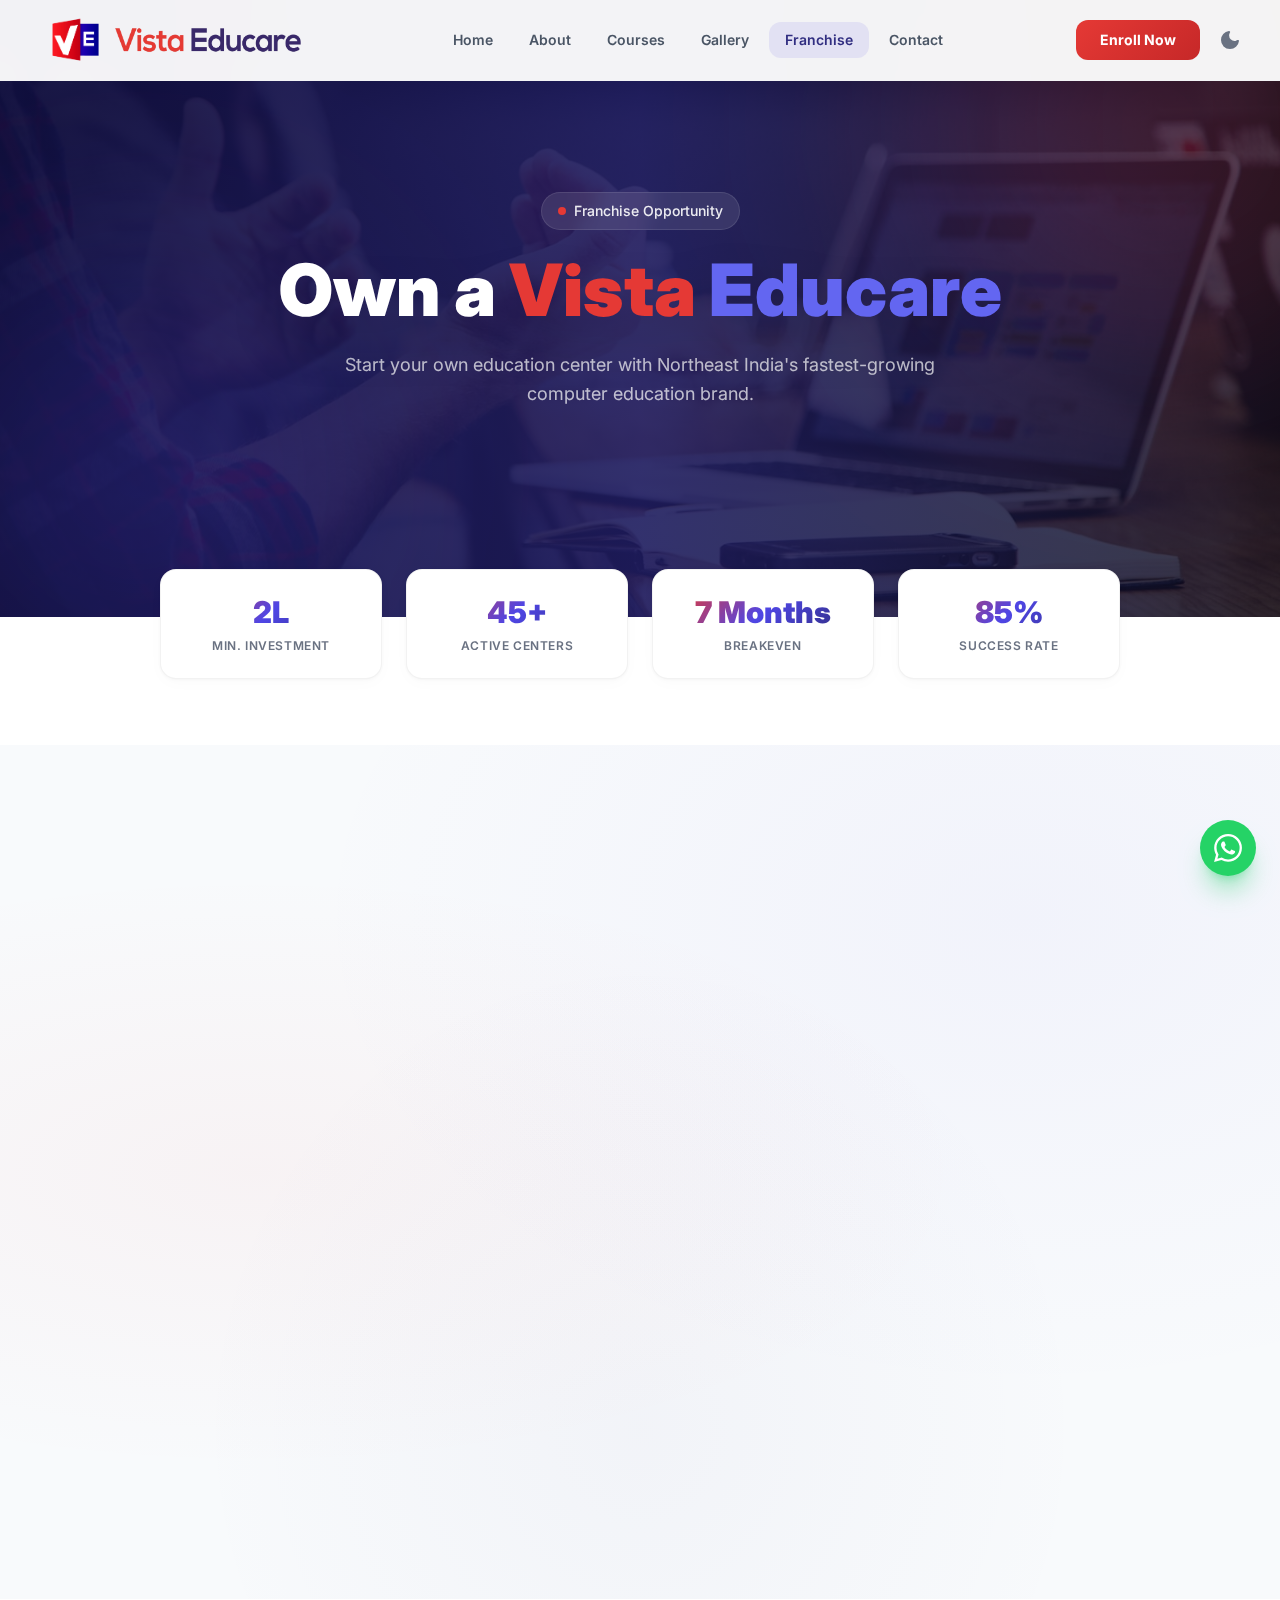
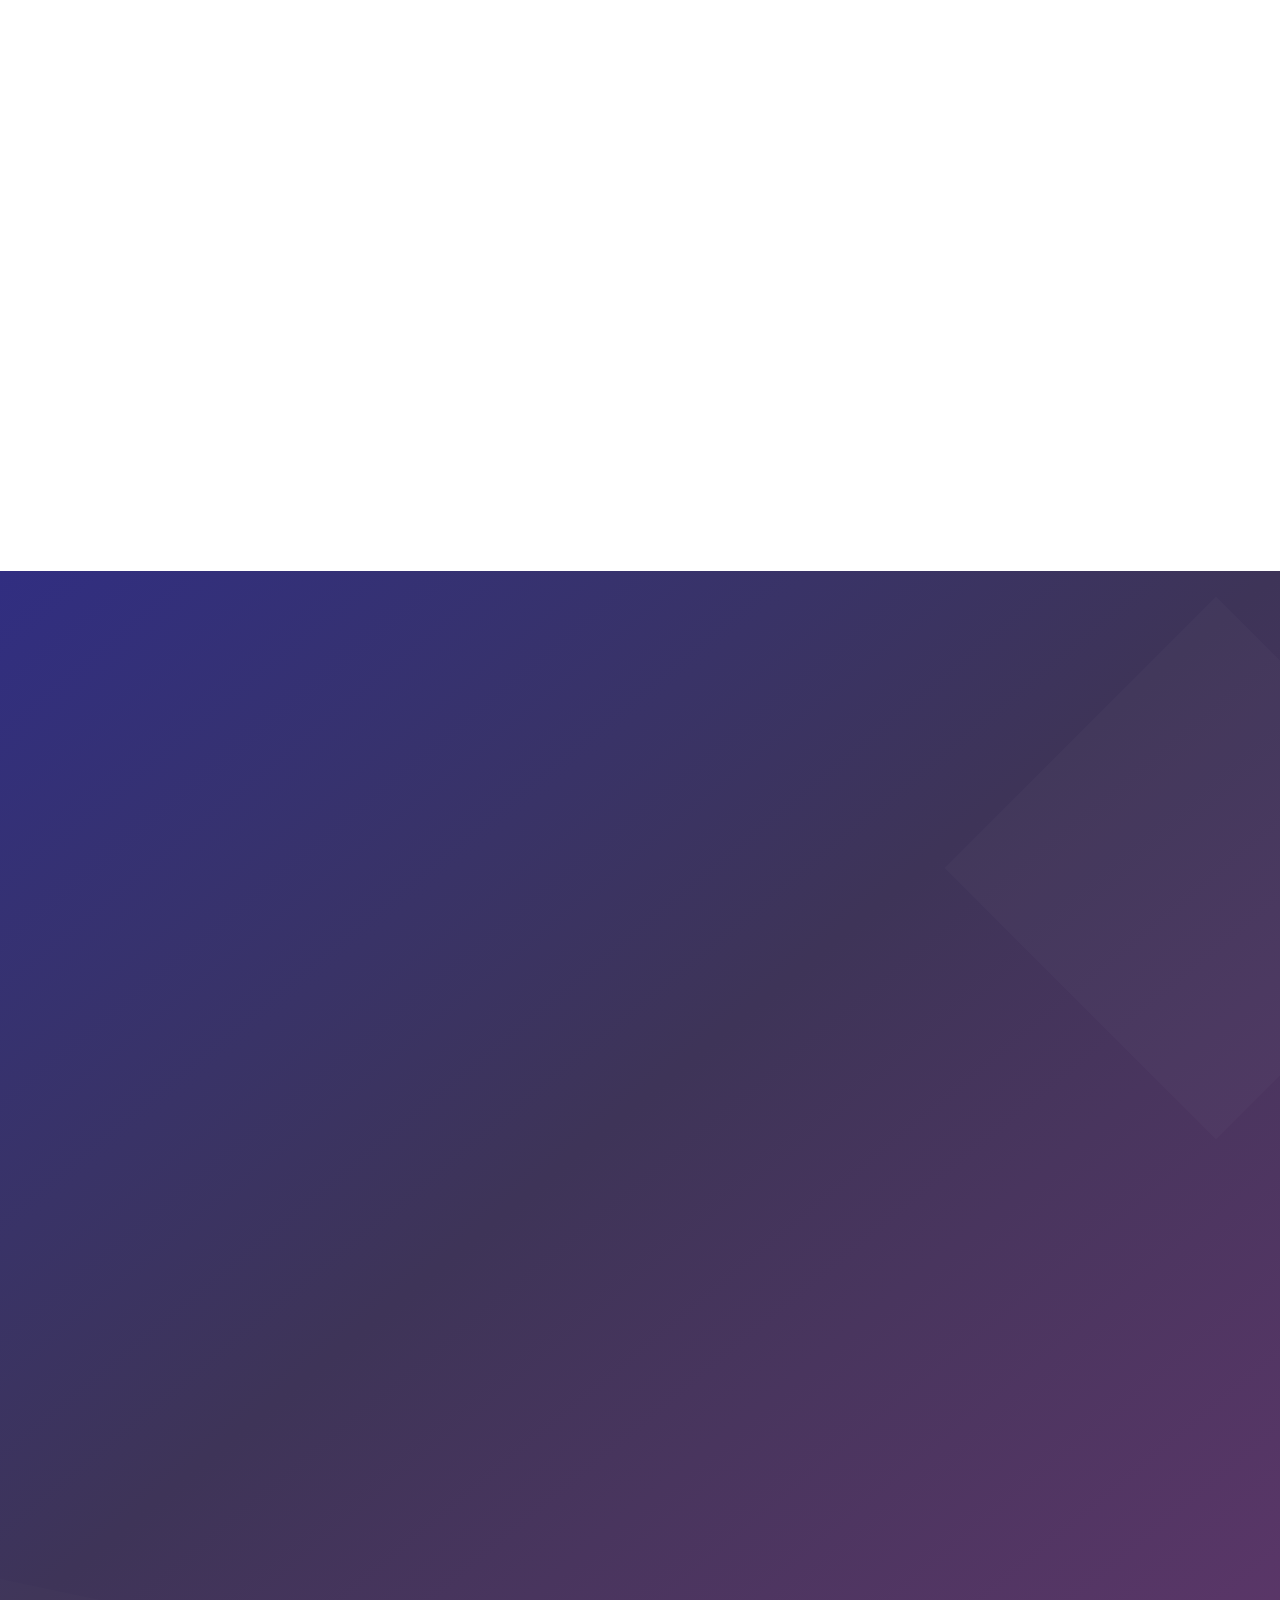
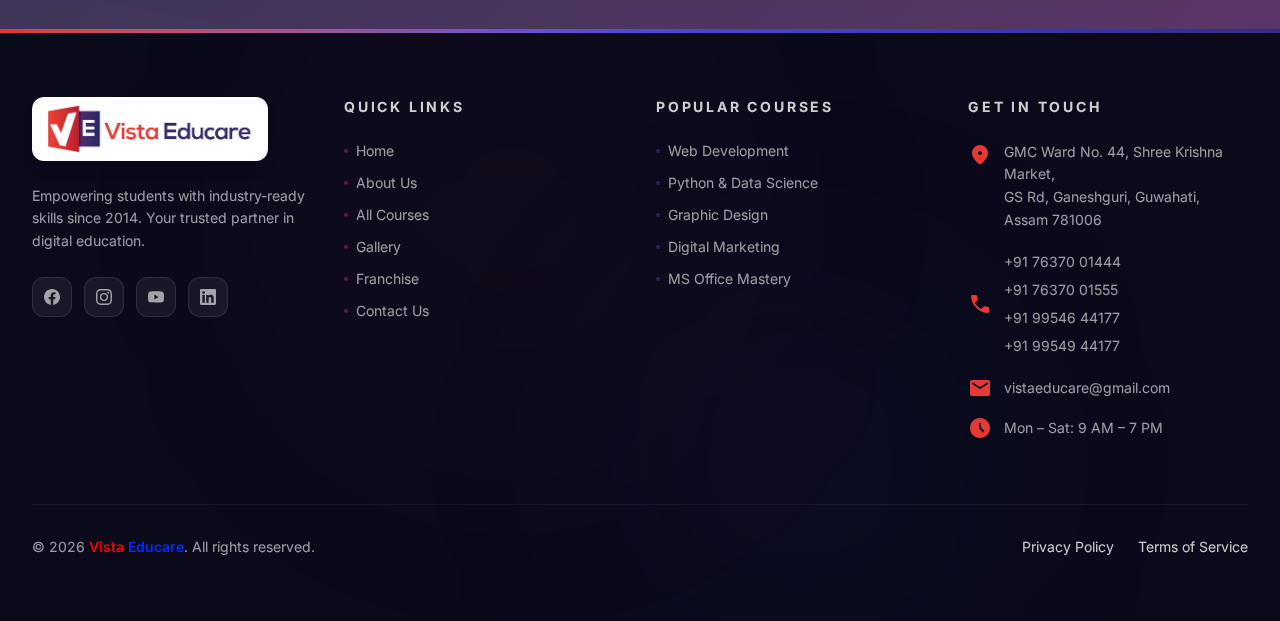
<file: franchise/index.html>
<!DOCTYPE html><html lang="en"> <head><meta charset="UTF-8"><meta name="viewport" content="width=device-width, initial-scale=1.0"><meta name="description" content="Vista Educare - Empowering futures through quality computer education. Certified courses, expert faculty, and placement support."><meta name="keywords" content="computer education, VE education, computer courses, franchise, IT training, programming, web development"><title>Own a Franchise | Vista Educare</title><link rel="icon" type="image/png" href="/images/logo_ve.png"><!-- Open Graph --><meta property="og:type" content="website"><meta property="og:title" content="Own a Franchise | Vista Educare"><meta property="og:description" content="Vista Educare - Empowering futures through quality computer education. Certified courses, expert faculty, and placement support."><meta property="og:image" content="/images/logo_name.png"><meta property="og:site_name" content="Vista Educare"><!-- Twitter Card --><meta name="twitter:card" content="summary_large_image"><meta name="twitter:title" content="Own a Franchise | Vista Educare"><meta name="twitter:description" content="Vista Educare - Empowering futures through quality computer education. Certified courses, expert faculty, and placement support."><meta name="twitter:image" content="/images/logo_name.png"><link rel="preconnect" href="https://fonts.googleapis.com"><link rel="preconnect" href="https://fonts.gstatic.com" crossorigin><link href="https://fonts.googleapis.com/css2?family=Inter:wght@300;400;500;600;700;800;900&family=Poppins:wght@700;800;900&display=swap" rel="stylesheet"><link href="https://fonts.googleapis.com/css2?family=Material+Symbols+Rounded:opsz,wght,FILL,GRAD@24,400,1,0&display=swap" rel="stylesheet"><!-- PWA Manifest --><link rel="manifest" href="/manifest.json"><meta name="theme-color" content="#312E81"><!-- JSON-LD Structured Data --><script type="application/ld+json">{"@context":"https://schema.org","@type":"EducationalOrganization","name":"Vista Educare","url":"https://vistaeducare.com","logo":"https://vistaeducare.com/images/logo_ve.png","description":"Empowering futures through quality computer education since 2014.","address":{"@type":"PostalAddress","streetAddress":"GMC Ward No. 44, Shree Krishna Market, GS Rd, Ganeshguri","addressLocality":"Guwahati","addressRegion":"Assam","postalCode":"781006","addressCountry":"IN"},"telephone":["+917637001444","+917637001555"],"email":"vistaeducare@gmail.com","foundingDate":"2014","founder":{"@type":"Person","name":"Titon Das"}}</script><!-- Dark mode init (must run before body renders to prevent flash) --><script>
    (function() {
      const stored = localStorage.getItem('ve-dark-mode');
      if (stored === 'true') {
        document.documentElement.classList.add('dark');
      }
    })();
  </script><!-- PWA Service Worker Registration --><script>
    if ('serviceWorker' in navigator) {
      window.addEventListener('load', () => {
        navigator.serviceWorker.register('/sw.js').catch(() => {});
      });
    }
  </script><link rel="stylesheet" href="/_astro/about.D7Wjemh2.css"></head> <body class="bg-light min-h-screen flex flex-col"> <nav id="navbar" class="fixed top-0 left-0 right-0 z-50 transition-all duration-500 bg-white/95 backdrop-blur-md border-b border-gray-100"> <div class="max-w-7xl mx-auto px-3 sm:px-6 lg:px-8"> <div class="flex items-center justify-between h-16 sm:h-20"> <!-- Logo --> <a href="/" class="logo-container flex items-center gap-2 sm:gap-2.5 group rounded-xl px-3 py-1.5 sm:px-4 sm:py-2 transition-all duration-300 border border-transparent dark:border-gray-100 dark:shadow-sm"> <img src="/images/logo_ve.png" alt="VE Logo" width="48" height="48" class="h-8 sm:h-12 w-auto transition-transform duration-300 group-hover:scale-105 flex-shrink-0"> <img src="/images/logo_name.png" alt="Vista Educare" class="h-5 sm:h-8 w-auto transition-transform duration-300 group-hover:scale-105 flex-shrink-0"> </a> <!-- Desktop Navigation --> <div class="hidden md:flex items-center gap-1"> <a href="/" class="px-4 py-2 rounded-xl text-sm font-semibold transition-all duration-300 text-gray-600 hover:text-navy hover:bg-gray-50">Home</a> <a href="/about" class="px-4 py-2 rounded-xl text-sm font-semibold transition-all duration-300 text-gray-600 hover:text-navy hover:bg-gray-50">About</a> <a href="/courses" class="px-4 py-2 rounded-xl text-sm font-semibold transition-all duration-300 text-gray-600 hover:text-navy hover:bg-gray-50">Courses</a> <a href="/gallery" class="px-4 py-2 rounded-xl text-sm font-semibold transition-all duration-300 text-gray-600 hover:text-navy hover:bg-gray-50">Gallery</a> <a href="/franchise" class="px-4 py-2 rounded-xl text-sm font-semibold transition-all duration-300 bg-indigo/10 text-navy">Franchise</a> <a href="/contact" class="px-4 py-2 rounded-xl text-sm font-semibold transition-all duration-300 text-gray-600 hover:text-navy hover:bg-gray-50">Contact</a> </div> <!-- CTA + Mobile --> <div class="flex items-center gap-3"> <a href="/contact" class="hidden md:inline-flex px-6 py-2.5 bg-red text-white font-bold text-sm rounded-xl btn-red">Enroll Now</a> <!-- Dark mode toggle --> <button id="dark-toggle" class="w-9 h-9 rounded-xl flex items-center justify-center text-gray-500 hover:bg-gray-100 transition-all cursor-pointer" aria-label="Toggle dark mode"> <span class="material-symbols-rounded text-xl dark-toggle-sun">light_mode</span> <span class="material-symbols-rounded text-xl dark-toggle-moon">dark_mode</span> </button> <!-- Hamburger --> <button id="mobile-toggle" class="md:hidden flex flex-col gap-1.5 w-8 h-8 items-center justify-center" aria-label="Menu"> <span class="block w-5 h-0.5 bg-navy transition-all duration-300 origin-center" id="bar1"></span> <span class="block w-5 h-0.5 bg-navy transition-all duration-300" id="bar2"></span> <span class="block w-5 h-0.5 bg-navy transition-all duration-300 origin-center" id="bar3"></span> </button> </div> </div> </div> <!-- Mobile menu --> <div id="mobile-menu" class="md:hidden bg-white/98 backdrop-blur-xl border-t border-gray-100 shadow-xl overflow-hidden transition-all duration-400 ease-in-out" style="max-height: 0; opacity: 0;"> <div class="px-4 py-6 flex flex-col gap-2"> <a href="/" class="px-4 py-3 rounded-xl font-semibold transition-all text-gray-600 hover:bg-gray-50 hover:text-navy">Home</a> <a href="/about" class="px-4 py-3 rounded-xl font-semibold transition-all text-gray-600 hover:bg-gray-50 hover:text-navy">About</a> <a href="/courses" class="px-4 py-3 rounded-xl font-semibold transition-all text-gray-600 hover:bg-gray-50 hover:text-navy">Courses</a> <a href="/gallery" class="px-4 py-3 rounded-xl font-semibold transition-all text-gray-600 hover:bg-gray-50 hover:text-navy">Gallery</a> <a href="/franchise" class="px-4 py-3 rounded-xl font-semibold transition-all bg-indigo/10 text-navy">Franchise</a> <a href="/contact" class="px-4 py-3 rounded-xl font-semibold transition-all text-gray-600 hover:bg-gray-50 hover:text-navy">Contact</a> <a href="/contact" class="mt-3 px-6 py-3 bg-red text-white font-bold rounded-xl text-center btn-red">Enroll Now</a> </div> </div> </nav> <script type="module">const t=document.getElementById("navbar");window.addEventListener("scroll",()=>{window.scrollY>60?(t?.classList.add("bg-white","shadow-md"),t?.classList.remove("bg-white/95")):(t?.classList.add("bg-white/95"),t?.classList.remove("bg-white","shadow-md"))});const c=document.getElementById("mobile-toggle"),e=document.getElementById("mobile-menu"),o=document.getElementById("bar1"),l=document.getElementById("bar2"),r=document.getElementById("bar3");let s=!1;function a(){s&&(s=!1,e&&(e.style.maxHeight="0",e.style.opacity="0"),o.style.transform="",l.style.opacity="",r.style.transform="")}function i(){s=!0,e&&(e.style.maxHeight=e.scrollHeight+"px",e.style.opacity="1"),o.style.transform="translateY(8px) rotate(45deg)",l.style.opacity="0",r.style.transform="translateY(-8px) rotate(-45deg)"}c?.addEventListener("click",n=>{n.stopPropagation(),s?a():i()});document.addEventListener("click",n=>{s&&t&&!t.contains(n.target)&&a()});e?.querySelectorAll("a").forEach(n=>{n.addEventListener("click",()=>a())});</script> <main class="flex-1">   <section class="relative pt-40 pb-32 lg:pt-48 lg:pb-52 overflow-hidden"> <!-- Background Image with Overlay --> <div class="absolute inset-0"> <img src="/images/slider-1.jpg" alt="Vista Educare Students" class="w-full h-full object-cover"> <div class="absolute inset-0 bg-gradient-to-r from-navy-darker/95 via-navy-dark/90 to-dark/80"></div> </div> <!-- Animated Orbs --> <div class="absolute inset-0 pointer-events-none mix-blend-screen"> <div class="absolute top-[-20%] right-[-10%] w-[500px] h-[500px] bg-red/20 rounded-full blur-[120px] animate-orb"></div> <div class="absolute bottom-[-10%] left-[-5%] w-[400px] h-[400px] bg-indigo/20 rounded-full blur-[120px] animate-orb-reverse"></div> </div> <!-- Content --> <div class="max-w-7xl mx-auto px-4 sm:px-6 lg:px-8 relative z-10 text-center" style="animation: fade-up 0.8s ease forwards;"> <span class="inline-flex items-center gap-2 px-4 py-2 rounded-full bg-white/10 backdrop-blur-sm border border-white/10 text-white/90 text-sm font-medium mb-6"> <span class="w-2 h-2 rounded-full bg-red animate-pulse"></span>Franchise Opportunity
</span> <h1 class="text-4xl sm:text-6xl lg:text-7xl font-black text-white mb-6 drop-shadow-2xl" style="font-size: clamp(2.25rem, 5vw + 1rem, 4.5rem);">
Own a <span class="text-red">Vista</span> <span class="text-indigo-light">Educare</span> </h1> <p class="text-lg text-white/70 max-w-2xl mx-auto leading-relaxed">
Start your own education center with Northeast India's fastest-growing computer education brand.
</p> </div> </section>  <section class="py-16 bg-white relative"> <div class="max-w-5xl mx-auto px-4 sm:px-6 lg:px-8"> <div class="grid grid-cols-2 lg:grid-cols-4 gap-6 -mt-28 relative z-10"> <div class="card-premium reveal bg-white rounded-2xl p-6 text-center shadow-xl" style="transition-delay:0s"> <div class="text-3xl font-black gradient-text counter" data-target="3" data-suffix="L">0</div> <div class="text-gray-500 text-xs mt-2 font-semibold uppercase tracking-wider">Min. Investment</div> </div><div class="card-premium reveal bg-white rounded-2xl p-6 text-center shadow-xl" style="transition-delay:0.1s"> <div class="text-3xl font-black gradient-text counter" data-target="50" data-suffix="+">0</div> <div class="text-gray-500 text-xs mt-2 font-semibold uppercase tracking-wider">Active Centers</div> </div><div class="card-premium reveal bg-white rounded-2xl p-6 text-center shadow-xl" style="transition-delay:0.2s"> <div class="text-3xl font-black gradient-text counter" data-target="8" data-suffix=" Months">0</div> <div class="text-gray-500 text-xs mt-2 font-semibold uppercase tracking-wider">Breakeven</div> </div><div class="card-premium reveal bg-white rounded-2xl p-6 text-center shadow-xl" style="transition-delay:0.30000000000000004s"> <div class="text-3xl font-black gradient-text counter" data-target="95" data-suffix="%">0</div> <div class="text-gray-500 text-xs mt-2 font-semibold uppercase tracking-wider">Success Rate</div> </div> </div> </div> </section>  <section class="py-20 bg-light mesh-gradient"> <div class="max-w-7xl mx-auto px-4 sm:px-6 lg:px-8"> <div class="text-center mb-16 reveal"> <span class="inline-flex items-center gap-2 px-4 py-2 rounded-full bg-red/[0.06] text-red text-xs font-bold uppercase tracking-[0.2em] mb-4"> <span class="w-1.5 h-1.5 rounded-full bg-red"></span>Why Partner With Us
</span> <h2 class="text-4xl sm:text-5xl font-black text-dark">Franchise <span class="text-navy">Benefits</span></h2> </div> <div class="grid sm:grid-cols-2 lg:grid-cols-3 gap-8"> <div class="card-premium reveal p-8 rounded-3xl group" style="transition-delay: 0s"> <div class="w-14 h-14 rounded-2xl bg-gradient-to-br from-red to-red-dark shadow-red/25 flex items-center justify-center mb-6 shadow-lg group-hover:scale-110 transition-transform"> <span class="material-symbols-rounded text-white text-2xl">trending_up</span> </div> <h3 class="text-xl font-extrabold text-dark mb-3 drop-shadow-sm">High ROI</h3> <p class="text-gray-600 text-base leading-relaxed font-medium">Proven business model with 95% success rate and 8-month breakeven period.</p> </div><div class="card-premium reveal p-8 rounded-3xl group" style="transition-delay: 0.08s"> <div class="w-14 h-14 rounded-2xl bg-gradient-to-br from-navy to-navy-dark shadow-navy/25 flex items-center justify-center mb-6 shadow-lg group-hover:scale-110 transition-transform"> <span class="material-symbols-rounded text-white text-2xl">verified</span> </div> <h3 class="text-xl font-extrabold text-dark mb-3 drop-shadow-sm">Brand Power</h3> <p class="text-gray-600 text-base leading-relaxed font-medium">Leverage the trusted Vista Educare brand and its 15+ years of reputation.</p> </div><div class="card-premium reveal p-8 rounded-3xl group" style="transition-delay: 0.16s"> <div class="w-14 h-14 rounded-2xl bg-gradient-to-br from-red to-red-dark shadow-red/25 flex items-center justify-center mb-6 shadow-lg group-hover:scale-110 transition-transform"> <span class="material-symbols-rounded text-white text-2xl">school</span> </div> <h3 class="text-xl font-extrabold text-dark mb-3 drop-shadow-sm">Full Training</h3> <p class="text-gray-600 text-base leading-relaxed font-medium">Comprehensive training on operations, marketing, and curriculum delivery.</p> </div><div class="card-premium reveal p-8 rounded-3xl group" style="transition-delay: 0.24s"> <div class="w-14 h-14 rounded-2xl bg-gradient-to-br from-navy to-navy-dark shadow-navy/25 flex items-center justify-center mb-6 shadow-lg group-hover:scale-110 transition-transform"> <span class="material-symbols-rounded text-white text-2xl">campaign</span> </div> <h3 class="text-xl font-extrabold text-dark mb-3 drop-shadow-sm">Marketing Support</h3> <p class="text-gray-600 text-base leading-relaxed font-medium">Digital marketing, social media, and local campaigns from head office.</p> </div><div class="card-premium reveal p-8 rounded-3xl group" style="transition-delay: 0.32s"> <div class="w-14 h-14 rounded-2xl bg-gradient-to-br from-red to-red-dark shadow-red/25 flex items-center justify-center mb-6 shadow-lg group-hover:scale-110 transition-transform"> <span class="material-symbols-rounded text-white text-2xl">support_agent</span> </div> <h3 class="text-xl font-extrabold text-dark mb-3 drop-shadow-sm">24/7 Support</h3> <p class="text-gray-600 text-base leading-relaxed font-medium">Dedicated support team for technical, operational and academic issues.</p> </div><div class="card-premium reveal p-8 rounded-3xl group" style="transition-delay: 0.4s"> <div class="w-14 h-14 rounded-2xl bg-gradient-to-br from-navy to-navy-dark shadow-navy/25 flex items-center justify-center mb-6 shadow-lg group-hover:scale-110 transition-transform"> <span class="material-symbols-rounded text-white text-2xl">devices</span> </div> <h3 class="text-xl font-extrabold text-dark mb-3 drop-shadow-sm">Tech Platform</h3> <p class="text-gray-600 text-base leading-relaxed font-medium">Access to Vista Educare&#39;s LMS, student portal, and management software.</p> </div> </div> </div> </section>  <section class="py-20 bg-white"> <div class="max-w-5xl mx-auto px-4 sm:px-6 lg:px-8"> <div class="text-center mb-16 reveal"> <span class="inline-flex items-center gap-2 px-4 py-2 rounded-full bg-navy/[0.06] text-navy text-xs font-bold uppercase tracking-[0.2em] mb-4"> <span class="w-1.5 h-1.5 rounded-full bg-navy"></span>Process
</span> <h2 class="text-4xl sm:text-5xl font-black text-dark">How It <span class="text-red">Works</span></h2> </div> <div class="grid sm:grid-cols-2 lg:grid-cols-4 gap-8"> <div class="reveal text-center" style="transition-delay: 0s"> <div class="w-16 h-16 mx-auto rounded-2xl bg-gradient-to-br from-navy to-indigo flex items-center justify-center mb-5 shadow-lg shadow-navy/20"> <span class="material-symbols-rounded text-white text-2xl">edit_note</span> </div> <div class="text-xs font-black text-red mb-2 tracking-widest">01</div> <h3 class="text-xl font-extrabold text-dark mb-3 lg:mt-4 drop-shadow-sm">Apply</h3> <p class="text-gray-600 text-base font-medium">Fill out the franchise enquiry form with your details and investment capacity.</p> </div><div class="reveal text-center" style="transition-delay: 0.1s"> <div class="w-16 h-16 mx-auto rounded-2xl bg-gradient-to-br from-navy to-indigo flex items-center justify-center mb-5 shadow-lg shadow-navy/20"> <span class="material-symbols-rounded text-white text-2xl">handshake</span> </div> <div class="text-xs font-black text-red mb-2 tracking-widest">02</div> <h3 class="text-xl font-extrabold text-dark mb-3 lg:mt-4 drop-shadow-sm">Connect</h3> <p class="text-gray-600 text-base font-medium">Our team will schedule a meeting to discuss the opportunity in detail.</p> </div><div class="reveal text-center" style="transition-delay: 0.2s"> <div class="w-16 h-16 mx-auto rounded-2xl bg-gradient-to-br from-navy to-indigo flex items-center justify-center mb-5 shadow-lg shadow-navy/20"> <span class="material-symbols-rounded text-white text-2xl">build</span> </div> <div class="text-xs font-black text-red mb-2 tracking-widest">03</div> <h3 class="text-xl font-extrabold text-dark mb-3 lg:mt-4 drop-shadow-sm">Setup</h3> <p class="text-gray-600 text-base font-medium">We help you set up infrastructure, train your team, and configure systems.</p> </div><div class="reveal text-center" style="transition-delay: 0.30000000000000004s"> <div class="w-16 h-16 mx-auto rounded-2xl bg-gradient-to-br from-navy to-indigo flex items-center justify-center mb-5 shadow-lg shadow-navy/20"> <span class="material-symbols-rounded text-white text-2xl">rocket_launch</span> </div> <div class="text-xs font-black text-red mb-2 tracking-widest">04</div> <h3 class="text-xl font-extrabold text-dark mb-3 lg:mt-4 drop-shadow-sm">Launch</h3> <p class="text-gray-600 text-base font-medium">Open your center with our full marketing and operational support.</p> </div> </div> </div> </section>  <section class="py-24 relative overflow-hidden"> <!-- Premium Purple/Navy gradient --> <div class="absolute inset-0 bg-gradient-to-br from-navy via-[#3e3458] to-[#5a3668]"></div> <div class="absolute inset-0 overflow-hidden pointer-events-none opacity-20"> <div class="absolute transform rotate-45 right-[-10%] top-[10%] w-96 h-96 bg-white/10"></div> <div class="absolute transform rotate-12 left-[-10%] bottom-[-10%] w-[500px] h-32 bg-white/5"></div> </div> <div class="max-w-3xl mx-auto px-4 sm:px-6 lg:px-8 relative z-10"> <div class="text-center mb-12 reveal"> <h2 class="text-4xl sm:text-5xl lg:text-6xl font-black text-white mb-6 drop-shadow-xl">Start Your <span class="gradient-text-light">Journey</span></h2> <p class="text-white/80 text-lg font-medium max-w-xl mx-auto">Fill in your details and our team will get back to you within 24 hours to discuss your future.</p> </div> <form class="glass-light backdrop-blur-3xl rounded-3xl p-8 sm:p-12 space-y-6 reveal shadow-2xl border-white/20"> <div class="grid sm:grid-cols-2 gap-6"> <input type="text" placeholder="Full Name" class="w-full px-5 py-4 bg-dark/5 border border-dark/10 rounded-xl text-dark placeholder-gray-500 text-base font-medium focus:border-navy focus:bg-white focus:ring-4 focus:ring-navy/10 focus:outline-none transition-all" required> <input type="tel" placeholder="Phone Number" class="w-full px-5 py-4 bg-dark/5 border border-dark/10 rounded-xl text-dark placeholder-gray-500 text-base font-medium focus:border-navy focus:bg-white focus:ring-4 focus:ring-navy/10 focus:outline-none transition-all" required> </div> <input type="email" placeholder="Email Address" class="w-full px-5 py-4 bg-dark/5 border border-dark/10 rounded-xl text-dark placeholder-gray-500 text-base font-medium focus:border-navy focus:bg-white focus:ring-4 focus:ring-navy/10 focus:outline-none transition-all" required> <input type="text" placeholder="City / Location" class="w-full px-5 py-4 bg-dark/5 border border-dark/10 rounded-xl text-dark placeholder-gray-500 text-base font-medium focus:border-navy focus:bg-white focus:ring-4 focus:ring-navy/10 focus:outline-none transition-all" required> <select class="w-full px-5 py-4 bg-dark/5 border border-dark/10 rounded-xl text-gray-700 text-base font-medium focus:border-navy focus:bg-white focus:ring-4 focus:ring-navy/10 focus:outline-none transition-all appearance-none cursor-pointer"> <option value="" disabled selected>Investment Capacity</option> <option value="3-5">₹3L – ₹5L</option> <option value="5-10">₹5L – ₹10L</option> <option value="10+">₹10L+</option> </select> <textarea placeholder="Your Message (Optional)" rows="4" class="w-full px-5 py-4 bg-dark/5 border border-dark/10 rounded-xl text-dark placeholder-gray-500 text-base font-medium focus:border-navy focus:bg-white focus:ring-4 focus:ring-navy/10 focus:outline-none transition-all resize-none"></textarea> <button type="submit" class="w-full py-5 btn-navy font-bold rounded-xl text-xl shadow-lg hover:-translate-y-1 transition-transform cursor-pointer">Submit Enquiry</button> <div id="franchise-success" class="hidden text-center py-4 px-6 bg-green-50 border border-green-200 rounded-xl text-green-700 font-semibold text-sm">Thank you for your interest! Our franchise team will contact you within 24 hours.</div> </form> </div> </section>  </main> <footer class="bg-dark text-white relative overflow-hidden"> <!-- Gradient top --> <div class="h-1 bg-gradient-to-r from-red via-indigo to-navy"></div> <!-- Orbs --> <div class="absolute inset-0 overflow-hidden"> <div class="absolute top-0 left-1/4 w-96 h-96 bg-red/5 rounded-full blur-[150px]"></div> <div class="absolute bottom-0 right-1/4 w-80 h-80 bg-navy/10 rounded-full blur-[120px]"></div> </div> <div class="max-w-7xl mx-auto px-4 sm:px-6 lg:px-8 py-16 relative z-10"> <div class="grid grid-cols-1 md:grid-cols-2 lg:grid-cols-4 gap-12 lg:gap-8"> <!-- Brand Section --> <div class="space-y-6"> <a href="/" class="logo-container flex items-center gap-3 group cursor-pointer inline-flex bg-white dark:bg-white rounded-xl px-4 py-2 shadow-lg"> <img src="/images/logo.png" alt="Vista Educare" class="h-12 w-auto group-hover:scale-105 transition-transform flex-shrink-0"> </a> <p class="text-white/60 text-sm leading-relaxed">Empowering students with industry-ready skills since 2014. Your trusted partner in digital education.</p> <div class="flex items-center gap-3"> <a href="#" class="w-10 h-10 rounded-xl bg-white/[0.06] border border-white/10 flex items-center justify-center hover:bg-red/20 hover:border-red/30 transition-all" aria-label="Facebook"> <svg class="w-4 h-4 text-white/60" fill="currentColor" viewBox="0 0 24 24"><path d="M24 12.073c0-6.627-5.373-12-12-12s-12 5.373-12 12c0 5.99 4.388 10.954 10.125 11.854v-8.385H7.078v-3.47h3.047V9.43c0-3.007 1.792-4.669 4.533-4.669 1.312 0 2.686.235 2.686.235v2.953H15.83c-1.491 0-1.956.925-1.956 1.874v2.25h3.328l-.532 3.47h-2.796v8.385C19.612 23.027 24 18.062 24 12.073z"></path></svg> </a> <a href="#" class="w-10 h-10 rounded-xl bg-white/[0.06] border border-white/10 flex items-center justify-center hover:bg-red/20 hover:border-red/30 transition-all" aria-label="Instagram"> <svg class="w-4 h-4 text-white/60" fill="currentColor" viewBox="0 0 24 24"><path d="M12 2.163c3.204 0 3.584.012 4.85.07 3.252.148 4.771 1.691 4.919 4.919.058 1.265.069 1.645.069 4.849 0 3.205-.012 3.584-.069 4.849-.149 3.225-1.664 4.771-4.919 4.919-1.266.058-1.644.07-4.85.07-3.204 0-3.584-.012-4.849-.07-3.26-.149-4.771-1.699-4.919-4.92-.058-1.265-.07-1.644-.07-4.849 0-3.204.013-3.583.07-4.849.149-3.227 1.664-4.771 4.919-4.919 1.266-.057 1.645-.069 4.849-.069zM12 0C8.741 0 8.333.014 7.053.072 2.695.272.273 2.69.073 7.052.014 8.333 0 8.741 0 12c0 3.259.014 3.668.072 4.948.2 4.358 2.618 6.78 6.98 6.98C8.333 23.986 8.741 24 12 24c3.259 0 3.668-.014 4.948-.072 4.354-.2 6.782-2.618 6.979-6.98.059-1.28.073-1.689.073-4.948 0-3.259-.014-3.667-.072-4.947-.196-4.354-2.617-6.78-6.979-6.98C15.668.014 15.259 0 12 0zm0 5.838a6.162 6.162 0 100 12.324 6.162 6.162 0 000-12.324zM12 16a4 4 0 110-8 4 4 0 010 8zm6.406-11.845a1.44 1.44 0 100 2.881 1.44 1.44 0 000-2.881z"></path></svg> </a> <a href="#" class="w-10 h-10 rounded-xl bg-white/[0.06] border border-white/10 flex items-center justify-center hover:bg-red/20 hover:border-red/30 transition-all" aria-label="YouTube"> <svg class="w-4 h-4 text-white/60" fill="currentColor" viewBox="0 0 24 24"><path d="M23.498 6.186a3.016 3.016 0 00-2.122-2.136C19.505 3.545 12 3.545 12 3.545s-7.505 0-9.377.505A3.017 3.017 0 00.502 6.186C0 8.07 0 12 0 12s0 3.93.502 5.814a3.016 3.016 0 002.122 2.136c1.871.505 9.376.505 9.376.505s7.505 0 9.377-.505a3.015 3.015 0 002.122-2.136C24 15.93 24 12 24 12s0-3.93-.502-5.814zM9.545 15.568V8.432L15.818 12l-6.273 3.568z"></path></svg> </a> <a href="#" class="w-10 h-10 rounded-xl bg-white/[0.06] border border-white/10 flex items-center justify-center hover:bg-red/20 hover:border-red/30 transition-all" aria-label="LinkedIn"> <svg class="w-4 h-4 text-white/60" fill="currentColor" viewBox="0 0 24 24"><path d="M20.447 20.452h-3.554v-5.569c0-1.328-.027-3.037-1.852-3.037-1.853 0-2.136 1.445-2.136 2.939v5.667H9.351V9h3.414v1.561h.046c.477-.9 1.637-1.85 3.37-1.85 3.601 0 4.267 2.37 4.267 5.455v6.286zM5.337 7.433a2.062 2.062 0 01-2.063-2.065 2.064 2.064 0 112.063 2.065zm1.782 13.019H3.555V9h3.564v11.452zM22.225 0H1.771C.792 0 0 .774 0 1.729v20.542C0 23.227.792 24 1.771 24h20.451C23.2 24 24 23.227 24 22.271V1.729C24 .774 23.2 0 22.222 0h.003z"></path></svg> </a> </div> </div> <!-- Quick Links --> <div> <h3 class="text-sm font-bold uppercase tracking-[0.2em] text-white/80 mb-6">Quick Links</h3> <ul class="space-y-3"> <li><a href="/" class="text-white/60 text-sm hover:text-red transition-colors flex items-center gap-2"><span class="w-1 h-1 rounded-full bg-red/40"></span>Home</a></li> <li><a href="/about" class="text-white/60 text-sm hover:text-red transition-colors flex items-center gap-2"><span class="w-1 h-1 rounded-full bg-red/40"></span>About Us</a></li> <li><a href="/courses" class="text-white/60 text-sm hover:text-red transition-colors flex items-center gap-2"><span class="w-1 h-1 rounded-full bg-red/40"></span>All Courses</a></li> <li><a href="/gallery" class="text-white/60 text-sm hover:text-red transition-colors flex items-center gap-2"><span class="w-1 h-1 rounded-full bg-red/40"></span>Gallery</a></li> <li><a href="/franchise" class="text-white/60 text-sm hover:text-red transition-colors flex items-center gap-2"><span class="w-1 h-1 rounded-full bg-red/40"></span>Franchise</a></li> <li><a href="/contact" class="text-white/60 text-sm hover:text-red transition-colors flex items-center gap-2"><span class="w-1 h-1 rounded-full bg-red/40"></span>Contact Us</a></li> </ul> </div> <!-- Popular Courses --> <div> <h3 class="text-sm font-bold uppercase tracking-[0.2em] text-white/80 mb-6">Popular Courses</h3> <ul class="space-y-3"> <li><a href="/courses" class="text-white/60 text-sm hover:text-indigo-light transition-colors flex items-center gap-2"><span class="w-1 h-1 rounded-full bg-indigo/40"></span>Web Development</a></li> <li><a href="/courses" class="text-white/60 text-sm hover:text-indigo-light transition-colors flex items-center gap-2"><span class="w-1 h-1 rounded-full bg-indigo/40"></span>Python & Data Science</a></li> <li><a href="/courses" class="text-white/60 text-sm hover:text-indigo-light transition-colors flex items-center gap-2"><span class="w-1 h-1 rounded-full bg-indigo/40"></span>Graphic Design</a></li> <li><a href="/courses" class="text-white/60 text-sm hover:text-indigo-light transition-colors flex items-center gap-2"><span class="w-1 h-1 rounded-full bg-indigo/40"></span>Digital Marketing</a></li> <li><a href="/courses" class="text-white/60 text-sm hover:text-indigo-light transition-colors flex items-center gap-2"><span class="w-1 h-1 rounded-full bg-indigo/40"></span>MS Office Mastery</a></li> </ul> </div> <!-- Contact Info --> <div> <h3 class="text-sm font-bold uppercase tracking-[0.2em] text-white/80 mb-6">Get In Touch</h3> <ul class="space-y-4"> <li class="flex items-start gap-3"> <span class="material-symbols-rounded text-red text-lg mt-0.5">location_on</span> <span class="text-white/60 text-sm leading-relaxed">GMC Ward No. 44, Shree Krishna Market,<br>GS Rd, Ganeshguri, Guwahati,<br>Assam 781006</span> </li> <li class="flex items-center gap-3"> <span class="material-symbols-rounded text-red text-lg">call</span> <div class="text-white/60 text-sm flex flex-col items-start"> <a href="tel:+917637001444" class="inline-block py-1 hover:text-white transition-colors" aria-label="+91 76370 01444">+91 76370 01444</a> <a href="tel:+917637001555" class="inline-block py-1 hover:text-white transition-colors" aria-label="+91 76370 01555">+91 76370 01555</a> <a href="tel:+919954644177" class="inline-block py-1 hover:text-white transition-colors" aria-label="+91 99546 44177">+91 99546 44177</a> <a href="tel:+919954944177" class="inline-block py-1 hover:text-white transition-colors" aria-label="+91 99549 44177">+91 99549 44177</a> </div> </li> <li class="flex items-center gap-3"> <span class="material-symbols-rounded text-red text-lg">mail</span> <a href="mailto:vistaeducare@gmail.com" class="text-white/60 text-sm hover:text-white transition-colors">vistaeducare@gmail.com</a> </li> <li class="flex items-center gap-3"> <span class="material-symbols-rounded text-red text-lg">schedule</span> <span class="text-white/60 text-sm">Mon – Sat: 9 AM – 7 PM</span> </li> </ul> </div> </div> <!-- Bottom --> <div class="mt-16 pt-8 border-t border-white/[0.06] flex flex-col sm:flex-row items-center justify-between gap-4"> <p class="text-white/60 text-sm">© 2026 <span class="font-semibold" style="color: #ff0000ff;">Vista</span> <span class="font-semibold" style="color: #042dfcff;">Educare</span>. All rights reserved.</p> <!-- Links --> <div class="flex gap-6 text-sm text-white/80"> <a href="#" class="hover:text-white transition-colors" aria-label="Privacy Policy">Privacy Policy</a> <a href="#" class="hover:text-white transition-colors" aria-label="Terms of Service">Terms of Service</a> </div> </div> </div> </footer> <!-- Back to Top Button --> <button id="back-to-top" class="fixed bottom-24 right-6 z-50 w-12 h-12 rounded-full bg-navy text-white shadow-xl shadow-navy/25 flex items-center justify-center opacity-0 pointer-events-none translate-y-4 transition-all duration-300 hover:bg-navy-light hover:scale-110 cursor-pointer" aria-label="Back to top"> <span class="material-symbols-rounded text-xl">keyboard_arrow_up</span> </button> <!-- WhatsApp Floating Button --> <a href="https://wa.me/917637001444?text=Hi%2C%20I%27m%20interested%20in%20Vista%20Educare%20courses" target="_blank" rel="noopener noreferrer" class="fixed bottom-6 right-6 z-50 w-14 h-14 rounded-full bg-[#25D366] text-white shadow-xl shadow-green-500/30 flex items-center justify-center hover:scale-110 hover:shadow-2xl transition-all duration-300 group" aria-label="Chat on WhatsApp"> <svg class="w-7 h-7 group-hover:scale-110 transition-transform" fill="currentColor" viewBox="0 0 24 24"><path d="M17.472 14.382c-.297-.149-1.758-.867-2.03-.967-.273-.099-.471-.148-.67.15-.197.297-.767.966-.94 1.164-.173.199-.347.223-.644.075-.297-.15-1.255-.463-2.39-1.475-.883-.788-1.48-1.761-1.653-2.059-.173-.297-.018-.458.13-.606.134-.133.298-.347.446-.52.149-.174.198-.298.298-.497.099-.198.05-.371-.025-.52-.075-.149-.669-1.612-.916-2.207-.242-.579-.487-.5-.669-.51-.173-.008-.371-.01-.57-.01-.198 0-.52.074-.792.372-.272.297-1.04 1.016-1.04 2.479 0 1.462 1.065 2.875 1.213 3.074.149.198 2.096 3.2 5.077 4.487.709.306 1.262.489 1.694.625.712.227 1.36.195 1.871.118.571-.085 1.758-.719 2.006-1.413.248-.694.248-1.289.173-1.413-.074-.124-.272-.198-.57-.347m-5.421 7.403h-.004a9.87 9.87 0 01-5.031-1.378l-.361-.214-3.741.982.998-3.648-.235-.374a9.86 9.86 0 01-1.51-5.26c.001-5.45 4.436-9.884 9.888-9.884 2.64 0 5.122 1.03 6.988 2.898a9.825 9.825 0 012.893 6.994c-.003 5.45-4.437 9.884-9.885 9.884m8.413-18.297A11.815 11.815 0 0012.05 0C5.495 0 .16 5.335.157 11.892c0 2.096.547 4.142 1.588 5.945L.057 24l6.305-1.654a11.882 11.882 0 005.683 1.448h.005c6.554 0 11.89-5.335 11.893-11.893a11.821 11.821 0 00-3.48-8.413z"></path></svg> </a> <!-- Custom PWA Install Banner --> <div id="pwa-install-banner" class="fixed top-20 sm:top-24 left-1/2 -translate-x-1/2 z-[60] w-[90%] max-w-sm bg-white/95 backdrop-blur-xl border border-gray-200 shadow-2xl rounded-2xl p-4 flex items-center justify-between gap-4 scale-95 opacity-0 pointer-events-none transition-all duration-500 ease-out translate-y-[-20px]"> <div class="flex items-center gap-3"> <img src="/images/logo_ve.png" alt="Vista Educare Icon" class="w-10 h-10 object-contain drop-shadow-sm"> <div> <h4 class="font-bold text-dark text-sm leading-tight">Install Vista Educare</h4> <p class="text-xs text-gray-500 mt-0.5">Fast, offline ready & easy access.</p> </div> </div> <div class="flex items-center gap-2"> <button id="pwa-install-btn" class="px-4 py-2 bg-navy text-white text-xs font-bold rounded-xl hover:bg-navy-light transition-colors shadow-lg">Install</button> <button id="pwa-dismiss-btn" class="w-8 h-8 flex items-center justify-center text-gray-400 hover:text-gray-600 hover:bg-gray-100 rounded-lg transition-colors" aria-label="Dismiss"> <span class="material-symbols-rounded text-lg">close</span> </button> </div> </div> <script type="module">const v=new IntersectionObserver(t=>{t.forEach(e=>{e.isIntersecting&&e.target.classList.add("visible")})},{threshold:.1,rootMargin:"0px 0px -50px 0px"});document.querySelectorAll(".reveal").forEach(t=>v.observe(t));function g(t){const e=parseInt(t.getAttribute("data-target")||"0"),c=t.getAttribute("data-suffix")||"",l=2e3,d=performance.now();function a(u){const r=Math.min((u-d)/l,1),p=1-Math.pow(1-r,3),m=Math.floor(p*e);t.textContent=m.toLocaleString()+c,r<1&&requestAnimationFrame(a)}requestAnimationFrame(a)}const f=new IntersectionObserver(t=>{t.forEach(e=>{e.isIntersecting?e.target.classList.contains("counted")||(e.target.classList.add("counted"),g(e.target)):e.target.classList.remove("counted")})},{threshold:.5});document.querySelectorAll(".counter").forEach(t=>f.observe(t));const s=document.getElementById("back-to-top");window.addEventListener("scroll",()=>{window.scrollY>400?(s?.classList.remove("opacity-0","pointer-events-none","translate-y-4"),s?.classList.add("opacity-100","pointer-events-auto","translate-y-0")):(s?.classList.add("opacity-0","pointer-events-none","translate-y-4"),s?.classList.remove("opacity-100","pointer-events-auto","translate-y-0"))});s?.addEventListener("click",()=>{window.scrollTo({top:0,behavior:"smooth"})});const L=document.getElementById("dark-toggle");L?.addEventListener("click",()=>{document.documentElement.classList.toggle("dark");const t=document.documentElement.classList.contains("dark");localStorage.setItem("ve-dark-mode",String(t))});let o=null;const n=document.getElementById("pwa-install-banner"),y=document.getElementById("pwa-install-btn"),w=document.getElementById("pwa-dismiss-btn");function E(){n&&(n.classList.remove("opacity-0","pointer-events-none","scale-95","translate-y-[-20px]"),n.classList.add("opacity-100","pointer-events-auto","scale-100","translate-y-0"))}function i(){n&&(n.classList.add("opacity-0","pointer-events-none","scale-95","translate-y-[-20px]"),n.classList.remove("opacity-100","pointer-events-auto","scale-100","translate-y-0"))}window.addEventListener("beforeinstallprompt",t=>{t.preventDefault(),o=t,setTimeout(E,1500)});y?.addEventListener("click",async()=>{o&&(o.prompt(),await o.userChoice,i(),o=null)});w?.addEventListener("click",()=>{i()});</script> </body> </html> <script type="module">const e=document.querySelector("form.glass-light")||document.querySelector("form"),t=document.getElementById("franchise-success");e?.addEventListener("submit",s=>{s.preventDefault(),e.classList.add("hidden"),t?.classList.remove("hidden")});</script>
</file>
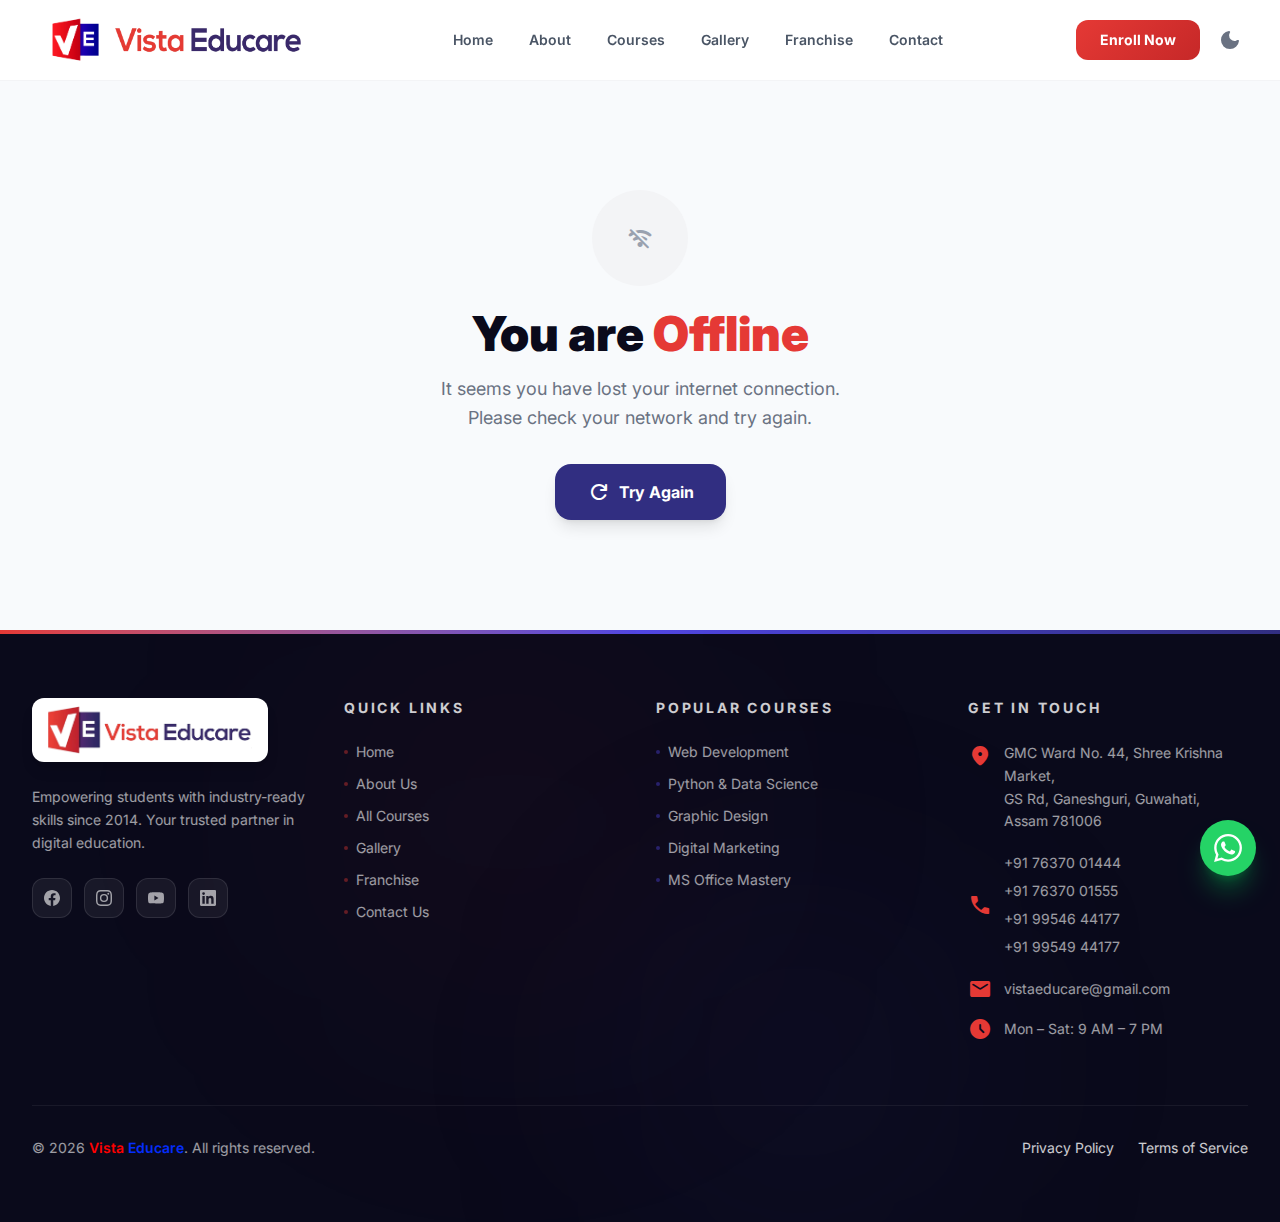
<file: offline/index.html>
<!DOCTYPE html><html lang="en"> <head><meta charset="UTF-8"><meta name="viewport" content="width=device-width, initial-scale=1.0"><meta name="description" content="Vista Educare - Empowering futures through quality computer education. Certified courses, expert faculty, and placement support."><meta name="keywords" content="computer education, VE education, computer courses, franchise, IT training, programming, web development"><title>Offline | Vista Educare</title><link rel="icon" type="image/png" href="/images/logo_ve.png"><!-- Open Graph --><meta property="og:type" content="website"><meta property="og:title" content="Offline | Vista Educare"><meta property="og:description" content="Vista Educare - Empowering futures through quality computer education. Certified courses, expert faculty, and placement support."><meta property="og:image" content="/images/logo_name.png"><meta property="og:site_name" content="Vista Educare"><!-- Twitter Card --><meta name="twitter:card" content="summary_large_image"><meta name="twitter:title" content="Offline | Vista Educare"><meta name="twitter:description" content="Vista Educare - Empowering futures through quality computer education. Certified courses, expert faculty, and placement support."><meta name="twitter:image" content="/images/logo_name.png"><link rel="preconnect" href="https://fonts.googleapis.com"><link rel="preconnect" href="https://fonts.gstatic.com" crossorigin><link href="https://fonts.googleapis.com/css2?family=Inter:wght@300;400;500;600;700;800;900&family=Poppins:wght@700;800;900&display=swap" rel="stylesheet"><link href="https://fonts.googleapis.com/css2?family=Material+Symbols+Rounded:opsz,wght,FILL,GRAD@24,400,1,0&display=swap" rel="stylesheet"><!-- PWA Manifest --><link rel="manifest" href="/manifest.json"><meta name="theme-color" content="#312E81"><!-- JSON-LD Structured Data --><script type="application/ld+json">{"@context":"https://schema.org","@type":"EducationalOrganization","name":"Vista Educare","url":"https://vistaeducare.com","logo":"https://vistaeducare.com/images/logo_ve.png","description":"Empowering futures through quality computer education since 2014.","address":{"@type":"PostalAddress","streetAddress":"GMC Ward No. 44, Shree Krishna Market, GS Rd, Ganeshguri","addressLocality":"Guwahati","addressRegion":"Assam","postalCode":"781006","addressCountry":"IN"},"telephone":["+917637001444","+917637001555"],"email":"vistaeducare@gmail.com","foundingDate":"2014","founder":{"@type":"Person","name":"Titon Das"}}</script><!-- Dark mode init (must run before body renders to prevent flash) --><script>
    (function() {
      const stored = localStorage.getItem('ve-dark-mode');
      if (stored === 'true') {
        document.documentElement.classList.add('dark');
      }
    })();
  </script><!-- PWA Service Worker Registration --><script>
    if ('serviceWorker' in navigator) {
      window.addEventListener('load', () => {
        navigator.serviceWorker.register('/sw.js').catch(() => {});
      });
    }
  </script><link rel="stylesheet" href="/_astro/about.D7Wjemh2.css"></head> <body class="bg-light min-h-screen flex flex-col"> <nav id="navbar" class="fixed top-0 left-0 right-0 z-50 transition-all duration-500 bg-white/95 backdrop-blur-md border-b border-gray-100"> <div class="max-w-7xl mx-auto px-3 sm:px-6 lg:px-8"> <div class="flex items-center justify-between h-16 sm:h-20"> <!-- Logo --> <a href="/" class="logo-container flex items-center gap-2 sm:gap-2.5 group rounded-xl px-3 py-1.5 sm:px-4 sm:py-2 transition-all duration-300 border border-transparent dark:border-gray-100 dark:shadow-sm"> <img src="/images/logo_ve.png" alt="VE Logo" width="48" height="48" class="h-8 sm:h-12 w-auto transition-transform duration-300 group-hover:scale-105 flex-shrink-0"> <img src="/images/logo_name.png" alt="Vista Educare" class="h-5 sm:h-8 w-auto transition-transform duration-300 group-hover:scale-105 flex-shrink-0"> </a> <!-- Desktop Navigation --> <div class="hidden md:flex items-center gap-1"> <a href="/" class="px-4 py-2 rounded-xl text-sm font-semibold transition-all duration-300 text-gray-600 hover:text-navy hover:bg-gray-50">Home</a> <a href="/about" class="px-4 py-2 rounded-xl text-sm font-semibold transition-all duration-300 text-gray-600 hover:text-navy hover:bg-gray-50">About</a> <a href="/courses" class="px-4 py-2 rounded-xl text-sm font-semibold transition-all duration-300 text-gray-600 hover:text-navy hover:bg-gray-50">Courses</a> <a href="/gallery" class="px-4 py-2 rounded-xl text-sm font-semibold transition-all duration-300 text-gray-600 hover:text-navy hover:bg-gray-50">Gallery</a> <a href="/franchise" class="px-4 py-2 rounded-xl text-sm font-semibold transition-all duration-300 text-gray-600 hover:text-navy hover:bg-gray-50">Franchise</a> <a href="/contact" class="px-4 py-2 rounded-xl text-sm font-semibold transition-all duration-300 text-gray-600 hover:text-navy hover:bg-gray-50">Contact</a> </div> <!-- CTA + Mobile --> <div class="flex items-center gap-3"> <a href="/contact" class="hidden md:inline-flex px-6 py-2.5 bg-red text-white font-bold text-sm rounded-xl btn-red">Enroll Now</a> <!-- Dark mode toggle --> <button id="dark-toggle" class="w-9 h-9 rounded-xl flex items-center justify-center text-gray-500 hover:bg-gray-100 transition-all cursor-pointer" aria-label="Toggle dark mode"> <span class="material-symbols-rounded text-xl dark-toggle-sun">light_mode</span> <span class="material-symbols-rounded text-xl dark-toggle-moon">dark_mode</span> </button> <!-- Hamburger --> <button id="mobile-toggle" class="md:hidden flex flex-col gap-1.5 w-8 h-8 items-center justify-center" aria-label="Menu"> <span class="block w-5 h-0.5 bg-navy transition-all duration-300 origin-center" id="bar1"></span> <span class="block w-5 h-0.5 bg-navy transition-all duration-300" id="bar2"></span> <span class="block w-5 h-0.5 bg-navy transition-all duration-300 origin-center" id="bar3"></span> </button> </div> </div> </div> <!-- Mobile menu --> <div id="mobile-menu" class="md:hidden bg-white/98 backdrop-blur-xl border-t border-gray-100 shadow-xl overflow-hidden transition-all duration-400 ease-in-out" style="max-height: 0; opacity: 0;"> <div class="px-4 py-6 flex flex-col gap-2"> <a href="/" class="px-4 py-3 rounded-xl font-semibold transition-all text-gray-600 hover:bg-gray-50 hover:text-navy">Home</a> <a href="/about" class="px-4 py-3 rounded-xl font-semibold transition-all text-gray-600 hover:bg-gray-50 hover:text-navy">About</a> <a href="/courses" class="px-4 py-3 rounded-xl font-semibold transition-all text-gray-600 hover:bg-gray-50 hover:text-navy">Courses</a> <a href="/gallery" class="px-4 py-3 rounded-xl font-semibold transition-all text-gray-600 hover:bg-gray-50 hover:text-navy">Gallery</a> <a href="/franchise" class="px-4 py-3 rounded-xl font-semibold transition-all text-gray-600 hover:bg-gray-50 hover:text-navy">Franchise</a> <a href="/contact" class="px-4 py-3 rounded-xl font-semibold transition-all text-gray-600 hover:bg-gray-50 hover:text-navy">Contact</a> <a href="/contact" class="mt-3 px-6 py-3 bg-red text-white font-bold rounded-xl text-center btn-red">Enroll Now</a> </div> </div> </nav> <script type="module">const t=document.getElementById("navbar");window.addEventListener("scroll",()=>{window.scrollY>60?(t?.classList.add("bg-white","shadow-md"),t?.classList.remove("bg-white/95")):(t?.classList.add("bg-white/95"),t?.classList.remove("bg-white","shadow-md"))});const c=document.getElementById("mobile-toggle"),e=document.getElementById("mobile-menu"),o=document.getElementById("bar1"),l=document.getElementById("bar2"),r=document.getElementById("bar3");let s=!1;function a(){s&&(s=!1,e&&(e.style.maxHeight="0",e.style.opacity="0"),o.style.transform="",l.style.opacity="",r.style.transform="")}function i(){s=!0,e&&(e.style.maxHeight=e.scrollHeight+"px",e.style.opacity="1"),o.style.transform="translateY(8px) rotate(45deg)",l.style.opacity="0",r.style.transform="translateY(-8px) rotate(-45deg)"}c?.addEventListener("click",n=>{n.stopPropagation(),s?a():i()});document.addEventListener("click",n=>{s&&t&&!t.contains(n.target)&&a()});e?.querySelectorAll("a").forEach(n=>{n.addEventListener("click",()=>a())});</script> <main class="flex-1">  <section class="min-h-[70vh] flex flex-col items-center justify-center text-center px-4 pt-20"> <div class="w-24 h-24 bg-gray-100 rounded-full flex items-center justify-center mb-6 text-gray-400"> <span class="material-symbols-rounded text-5xl">wifi_off</span> </div> <h1 class="text-4xl sm:text-5xl font-black text-dark mb-4">You are <span class="text-red">Offline</span></h1> <p class="text-gray-500 max-w-md mx-auto text-lg mb-8 leading-relaxed">
It seems you have lost your internet connection. Please check your network and try again.
</p> <button onclick="window.location.reload()" class="px-8 py-4 bg-navy text-white font-bold rounded-2xl hover:bg-navy-light transition-all shadow-lg inline-flex items-center gap-2"> <span class="material-symbols-rounded">refresh</span> Try Again
</button> </section>  </main> <footer class="bg-dark text-white relative overflow-hidden"> <!-- Gradient top --> <div class="h-1 bg-gradient-to-r from-red via-indigo to-navy"></div> <!-- Orbs --> <div class="absolute inset-0 overflow-hidden"> <div class="absolute top-0 left-1/4 w-96 h-96 bg-red/5 rounded-full blur-[150px]"></div> <div class="absolute bottom-0 right-1/4 w-80 h-80 bg-navy/10 rounded-full blur-[120px]"></div> </div> <div class="max-w-7xl mx-auto px-4 sm:px-6 lg:px-8 py-16 relative z-10"> <div class="grid grid-cols-1 md:grid-cols-2 lg:grid-cols-4 gap-12 lg:gap-8"> <!-- Brand Section --> <div class="space-y-6"> <a href="/" class="logo-container flex items-center gap-3 group cursor-pointer inline-flex bg-white dark:bg-white rounded-xl px-4 py-2 shadow-lg"> <img src="/images/logo.png" alt="Vista Educare" class="h-12 w-auto group-hover:scale-105 transition-transform flex-shrink-0"> </a> <p class="text-white/60 text-sm leading-relaxed">Empowering students with industry-ready skills since 2014. Your trusted partner in digital education.</p> <div class="flex items-center gap-3"> <a href="#" class="w-10 h-10 rounded-xl bg-white/[0.06] border border-white/10 flex items-center justify-center hover:bg-red/20 hover:border-red/30 transition-all" aria-label="Facebook"> <svg class="w-4 h-4 text-white/60" fill="currentColor" viewBox="0 0 24 24"><path d="M24 12.073c0-6.627-5.373-12-12-12s-12 5.373-12 12c0 5.99 4.388 10.954 10.125 11.854v-8.385H7.078v-3.47h3.047V9.43c0-3.007 1.792-4.669 4.533-4.669 1.312 0 2.686.235 2.686.235v2.953H15.83c-1.491 0-1.956.925-1.956 1.874v2.25h3.328l-.532 3.47h-2.796v8.385C19.612 23.027 24 18.062 24 12.073z"></path></svg> </a> <a href="#" class="w-10 h-10 rounded-xl bg-white/[0.06] border border-white/10 flex items-center justify-center hover:bg-red/20 hover:border-red/30 transition-all" aria-label="Instagram"> <svg class="w-4 h-4 text-white/60" fill="currentColor" viewBox="0 0 24 24"><path d="M12 2.163c3.204 0 3.584.012 4.85.07 3.252.148 4.771 1.691 4.919 4.919.058 1.265.069 1.645.069 4.849 0 3.205-.012 3.584-.069 4.849-.149 3.225-1.664 4.771-4.919 4.919-1.266.058-1.644.07-4.85.07-3.204 0-3.584-.012-4.849-.07-3.26-.149-4.771-1.699-4.919-4.92-.058-1.265-.07-1.644-.07-4.849 0-3.204.013-3.583.07-4.849.149-3.227 1.664-4.771 4.919-4.919 1.266-.057 1.645-.069 4.849-.069zM12 0C8.741 0 8.333.014 7.053.072 2.695.272.273 2.69.073 7.052.014 8.333 0 8.741 0 12c0 3.259.014 3.668.072 4.948.2 4.358 2.618 6.78 6.98 6.98C8.333 23.986 8.741 24 12 24c3.259 0 3.668-.014 4.948-.072 4.354-.2 6.782-2.618 6.979-6.98.059-1.28.073-1.689.073-4.948 0-3.259-.014-3.667-.072-4.947-.196-4.354-2.617-6.78-6.979-6.98C15.668.014 15.259 0 12 0zm0 5.838a6.162 6.162 0 100 12.324 6.162 6.162 0 000-12.324zM12 16a4 4 0 110-8 4 4 0 010 8zm6.406-11.845a1.44 1.44 0 100 2.881 1.44 1.44 0 000-2.881z"></path></svg> </a> <a href="#" class="w-10 h-10 rounded-xl bg-white/[0.06] border border-white/10 flex items-center justify-center hover:bg-red/20 hover:border-red/30 transition-all" aria-label="YouTube"> <svg class="w-4 h-4 text-white/60" fill="currentColor" viewBox="0 0 24 24"><path d="M23.498 6.186a3.016 3.016 0 00-2.122-2.136C19.505 3.545 12 3.545 12 3.545s-7.505 0-9.377.505A3.017 3.017 0 00.502 6.186C0 8.07 0 12 0 12s0 3.93.502 5.814a3.016 3.016 0 002.122 2.136c1.871.505 9.376.505 9.376.505s7.505 0 9.377-.505a3.015 3.015 0 002.122-2.136C24 15.93 24 12 24 12s0-3.93-.502-5.814zM9.545 15.568V8.432L15.818 12l-6.273 3.568z"></path></svg> </a> <a href="#" class="w-10 h-10 rounded-xl bg-white/[0.06] border border-white/10 flex items-center justify-center hover:bg-red/20 hover:border-red/30 transition-all" aria-label="LinkedIn"> <svg class="w-4 h-4 text-white/60" fill="currentColor" viewBox="0 0 24 24"><path d="M20.447 20.452h-3.554v-5.569c0-1.328-.027-3.037-1.852-3.037-1.853 0-2.136 1.445-2.136 2.939v5.667H9.351V9h3.414v1.561h.046c.477-.9 1.637-1.85 3.37-1.85 3.601 0 4.267 2.37 4.267 5.455v6.286zM5.337 7.433a2.062 2.062 0 01-2.063-2.065 2.064 2.064 0 112.063 2.065zm1.782 13.019H3.555V9h3.564v11.452zM22.225 0H1.771C.792 0 0 .774 0 1.729v20.542C0 23.227.792 24 1.771 24h20.451C23.2 24 24 23.227 24 22.271V1.729C24 .774 23.2 0 22.222 0h.003z"></path></svg> </a> </div> </div> <!-- Quick Links --> <div> <h3 class="text-sm font-bold uppercase tracking-[0.2em] text-white/80 mb-6">Quick Links</h3> <ul class="space-y-3"> <li><a href="/" class="text-white/60 text-sm hover:text-red transition-colors flex items-center gap-2"><span class="w-1 h-1 rounded-full bg-red/40"></span>Home</a></li> <li><a href="/about" class="text-white/60 text-sm hover:text-red transition-colors flex items-center gap-2"><span class="w-1 h-1 rounded-full bg-red/40"></span>About Us</a></li> <li><a href="/courses" class="text-white/60 text-sm hover:text-red transition-colors flex items-center gap-2"><span class="w-1 h-1 rounded-full bg-red/40"></span>All Courses</a></li> <li><a href="/gallery" class="text-white/60 text-sm hover:text-red transition-colors flex items-center gap-2"><span class="w-1 h-1 rounded-full bg-red/40"></span>Gallery</a></li> <li><a href="/franchise" class="text-white/60 text-sm hover:text-red transition-colors flex items-center gap-2"><span class="w-1 h-1 rounded-full bg-red/40"></span>Franchise</a></li> <li><a href="/contact" class="text-white/60 text-sm hover:text-red transition-colors flex items-center gap-2"><span class="w-1 h-1 rounded-full bg-red/40"></span>Contact Us</a></li> </ul> </div> <!-- Popular Courses --> <div> <h3 class="text-sm font-bold uppercase tracking-[0.2em] text-white/80 mb-6">Popular Courses</h3> <ul class="space-y-3"> <li><a href="/courses" class="text-white/60 text-sm hover:text-indigo-light transition-colors flex items-center gap-2"><span class="w-1 h-1 rounded-full bg-indigo/40"></span>Web Development</a></li> <li><a href="/courses" class="text-white/60 text-sm hover:text-indigo-light transition-colors flex items-center gap-2"><span class="w-1 h-1 rounded-full bg-indigo/40"></span>Python & Data Science</a></li> <li><a href="/courses" class="text-white/60 text-sm hover:text-indigo-light transition-colors flex items-center gap-2"><span class="w-1 h-1 rounded-full bg-indigo/40"></span>Graphic Design</a></li> <li><a href="/courses" class="text-white/60 text-sm hover:text-indigo-light transition-colors flex items-center gap-2"><span class="w-1 h-1 rounded-full bg-indigo/40"></span>Digital Marketing</a></li> <li><a href="/courses" class="text-white/60 text-sm hover:text-indigo-light transition-colors flex items-center gap-2"><span class="w-1 h-1 rounded-full bg-indigo/40"></span>MS Office Mastery</a></li> </ul> </div> <!-- Contact Info --> <div> <h3 class="text-sm font-bold uppercase tracking-[0.2em] text-white/80 mb-6">Get In Touch</h3> <ul class="space-y-4"> <li class="flex items-start gap-3"> <span class="material-symbols-rounded text-red text-lg mt-0.5">location_on</span> <span class="text-white/60 text-sm leading-relaxed">GMC Ward No. 44, Shree Krishna Market,<br>GS Rd, Ganeshguri, Guwahati,<br>Assam 781006</span> </li> <li class="flex items-center gap-3"> <span class="material-symbols-rounded text-red text-lg">call</span> <div class="text-white/60 text-sm flex flex-col items-start"> <a href="tel:+917637001444" class="inline-block py-1 hover:text-white transition-colors" aria-label="+91 76370 01444">+91 76370 01444</a> <a href="tel:+917637001555" class="inline-block py-1 hover:text-white transition-colors" aria-label="+91 76370 01555">+91 76370 01555</a> <a href="tel:+919954644177" class="inline-block py-1 hover:text-white transition-colors" aria-label="+91 99546 44177">+91 99546 44177</a> <a href="tel:+919954944177" class="inline-block py-1 hover:text-white transition-colors" aria-label="+91 99549 44177">+91 99549 44177</a> </div> </li> <li class="flex items-center gap-3"> <span class="material-symbols-rounded text-red text-lg">mail</span> <a href="mailto:vistaeducare@gmail.com" class="text-white/60 text-sm hover:text-white transition-colors">vistaeducare@gmail.com</a> </li> <li class="flex items-center gap-3"> <span class="material-symbols-rounded text-red text-lg">schedule</span> <span class="text-white/60 text-sm">Mon – Sat: 9 AM – 7 PM</span> </li> </ul> </div> </div> <!-- Bottom --> <div class="mt-16 pt-8 border-t border-white/[0.06] flex flex-col sm:flex-row items-center justify-between gap-4"> <p class="text-white/60 text-sm">© 2026 <span class="font-semibold" style="color: #ff0000ff;">Vista</span> <span class="font-semibold" style="color: #042dfcff;">Educare</span>. All rights reserved.</p> <!-- Links --> <div class="flex gap-6 text-sm text-white/80"> <a href="#" class="hover:text-white transition-colors" aria-label="Privacy Policy">Privacy Policy</a> <a href="#" class="hover:text-white transition-colors" aria-label="Terms of Service">Terms of Service</a> </div> </div> </div> </footer> <!-- Back to Top Button --> <button id="back-to-top" class="fixed bottom-24 right-6 z-50 w-12 h-12 rounded-full bg-navy text-white shadow-xl shadow-navy/25 flex items-center justify-center opacity-0 pointer-events-none translate-y-4 transition-all duration-300 hover:bg-navy-light hover:scale-110 cursor-pointer" aria-label="Back to top"> <span class="material-symbols-rounded text-xl">keyboard_arrow_up</span> </button> <!-- WhatsApp Floating Button --> <a href="https://wa.me/917637001444?text=Hi%2C%20I%27m%20interested%20in%20Vista%20Educare%20courses" target="_blank" rel="noopener noreferrer" class="fixed bottom-6 right-6 z-50 w-14 h-14 rounded-full bg-[#25D366] text-white shadow-xl shadow-green-500/30 flex items-center justify-center hover:scale-110 hover:shadow-2xl transition-all duration-300 group" aria-label="Chat on WhatsApp"> <svg class="w-7 h-7 group-hover:scale-110 transition-transform" fill="currentColor" viewBox="0 0 24 24"><path d="M17.472 14.382c-.297-.149-1.758-.867-2.03-.967-.273-.099-.471-.148-.67.15-.197.297-.767.966-.94 1.164-.173.199-.347.223-.644.075-.297-.15-1.255-.463-2.39-1.475-.883-.788-1.48-1.761-1.653-2.059-.173-.297-.018-.458.13-.606.134-.133.298-.347.446-.52.149-.174.198-.298.298-.497.099-.198.05-.371-.025-.52-.075-.149-.669-1.612-.916-2.207-.242-.579-.487-.5-.669-.51-.173-.008-.371-.01-.57-.01-.198 0-.52.074-.792.372-.272.297-1.04 1.016-1.04 2.479 0 1.462 1.065 2.875 1.213 3.074.149.198 2.096 3.2 5.077 4.487.709.306 1.262.489 1.694.625.712.227 1.36.195 1.871.118.571-.085 1.758-.719 2.006-1.413.248-.694.248-1.289.173-1.413-.074-.124-.272-.198-.57-.347m-5.421 7.403h-.004a9.87 9.87 0 01-5.031-1.378l-.361-.214-3.741.982.998-3.648-.235-.374a9.86 9.86 0 01-1.51-5.26c.001-5.45 4.436-9.884 9.888-9.884 2.64 0 5.122 1.03 6.988 2.898a9.825 9.825 0 012.893 6.994c-.003 5.45-4.437 9.884-9.885 9.884m8.413-18.297A11.815 11.815 0 0012.05 0C5.495 0 .16 5.335.157 11.892c0 2.096.547 4.142 1.588 5.945L.057 24l6.305-1.654a11.882 11.882 0 005.683 1.448h.005c6.554 0 11.89-5.335 11.893-11.893a11.821 11.821 0 00-3.48-8.413z"></path></svg> </a> <!-- Custom PWA Install Banner --> <div id="pwa-install-banner" class="fixed top-20 sm:top-24 left-1/2 -translate-x-1/2 z-[60] w-[90%] max-w-sm bg-white/95 backdrop-blur-xl border border-gray-200 shadow-2xl rounded-2xl p-4 flex items-center justify-between gap-4 scale-95 opacity-0 pointer-events-none transition-all duration-500 ease-out translate-y-[-20px]"> <div class="flex items-center gap-3"> <img src="/images/logo_ve.png" alt="Vista Educare Icon" class="w-10 h-10 object-contain drop-shadow-sm"> <div> <h4 class="font-bold text-dark text-sm leading-tight">Install Vista Educare</h4> <p class="text-xs text-gray-500 mt-0.5">Fast, offline ready & easy access.</p> </div> </div> <div class="flex items-center gap-2"> <button id="pwa-install-btn" class="px-4 py-2 bg-navy text-white text-xs font-bold rounded-xl hover:bg-navy-light transition-colors shadow-lg">Install</button> <button id="pwa-dismiss-btn" class="w-8 h-8 flex items-center justify-center text-gray-400 hover:text-gray-600 hover:bg-gray-100 rounded-lg transition-colors" aria-label="Dismiss"> <span class="material-symbols-rounded text-lg">close</span> </button> </div> </div> <script type="module">const v=new IntersectionObserver(t=>{t.forEach(e=>{e.isIntersecting&&e.target.classList.add("visible")})},{threshold:.1,rootMargin:"0px 0px -50px 0px"});document.querySelectorAll(".reveal").forEach(t=>v.observe(t));function g(t){const e=parseInt(t.getAttribute("data-target")||"0"),c=t.getAttribute("data-suffix")||"",l=2e3,d=performance.now();function a(u){const r=Math.min((u-d)/l,1),p=1-Math.pow(1-r,3),m=Math.floor(p*e);t.textContent=m.toLocaleString()+c,r<1&&requestAnimationFrame(a)}requestAnimationFrame(a)}const f=new IntersectionObserver(t=>{t.forEach(e=>{e.isIntersecting?e.target.classList.contains("counted")||(e.target.classList.add("counted"),g(e.target)):e.target.classList.remove("counted")})},{threshold:.5});document.querySelectorAll(".counter").forEach(t=>f.observe(t));const s=document.getElementById("back-to-top");window.addEventListener("scroll",()=>{window.scrollY>400?(s?.classList.remove("opacity-0","pointer-events-none","translate-y-4"),s?.classList.add("opacity-100","pointer-events-auto","translate-y-0")):(s?.classList.add("opacity-0","pointer-events-none","translate-y-4"),s?.classList.remove("opacity-100","pointer-events-auto","translate-y-0"))});s?.addEventListener("click",()=>{window.scrollTo({top:0,behavior:"smooth"})});const L=document.getElementById("dark-toggle");L?.addEventListener("click",()=>{document.documentElement.classList.toggle("dark");const t=document.documentElement.classList.contains("dark");localStorage.setItem("ve-dark-mode",String(t))});let o=null;const n=document.getElementById("pwa-install-banner"),y=document.getElementById("pwa-install-btn"),w=document.getElementById("pwa-dismiss-btn");function E(){n&&(n.classList.remove("opacity-0","pointer-events-none","scale-95","translate-y-[-20px]"),n.classList.add("opacity-100","pointer-events-auto","scale-100","translate-y-0"))}function i(){n&&(n.classList.add("opacity-0","pointer-events-none","scale-95","translate-y-[-20px]"),n.classList.remove("opacity-100","pointer-events-auto","scale-100","translate-y-0"))}window.addEventListener("beforeinstallprompt",t=>{t.preventDefault(),o=t,setTimeout(E,1500)});y?.addEventListener("click",async()=>{o&&(o.prompt(),await o.userChoice,i(),o=null)});w?.addEventListener("click",()=>{i()});</script> </body> </html>
</file>
